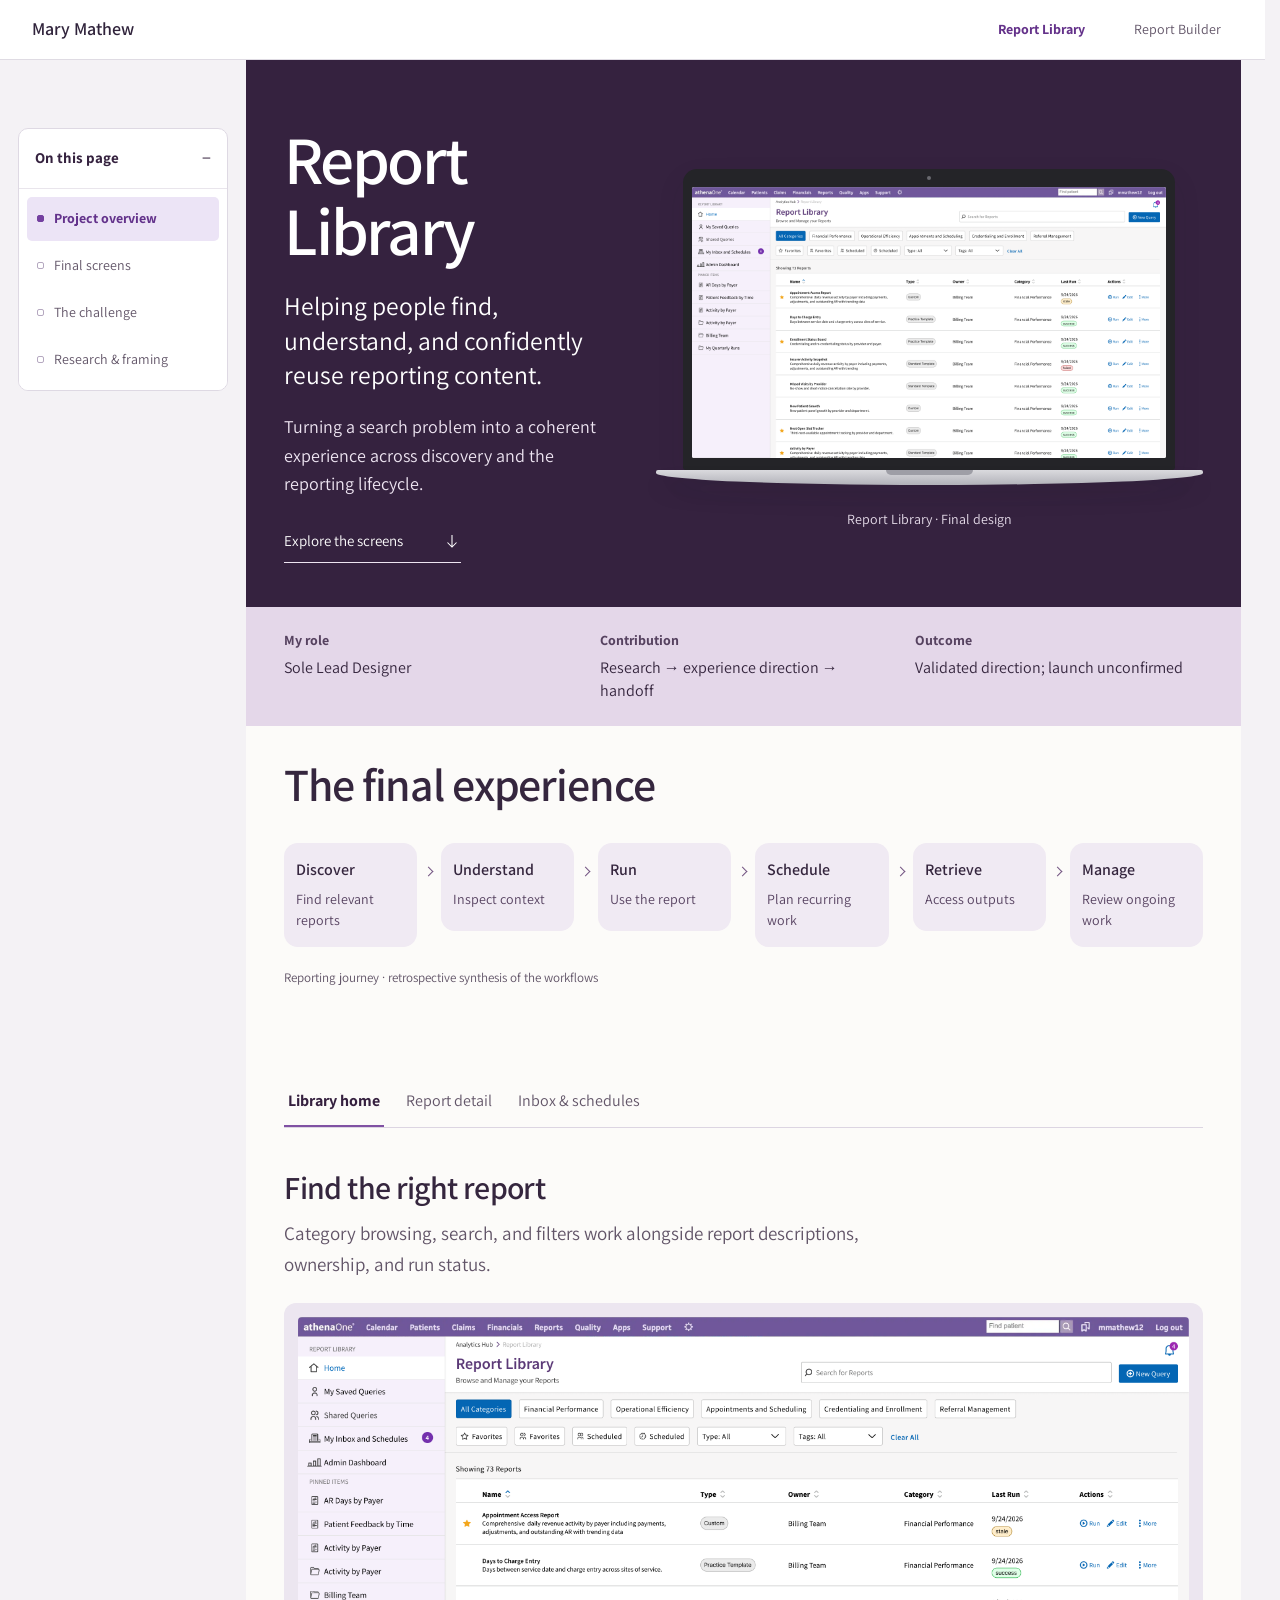
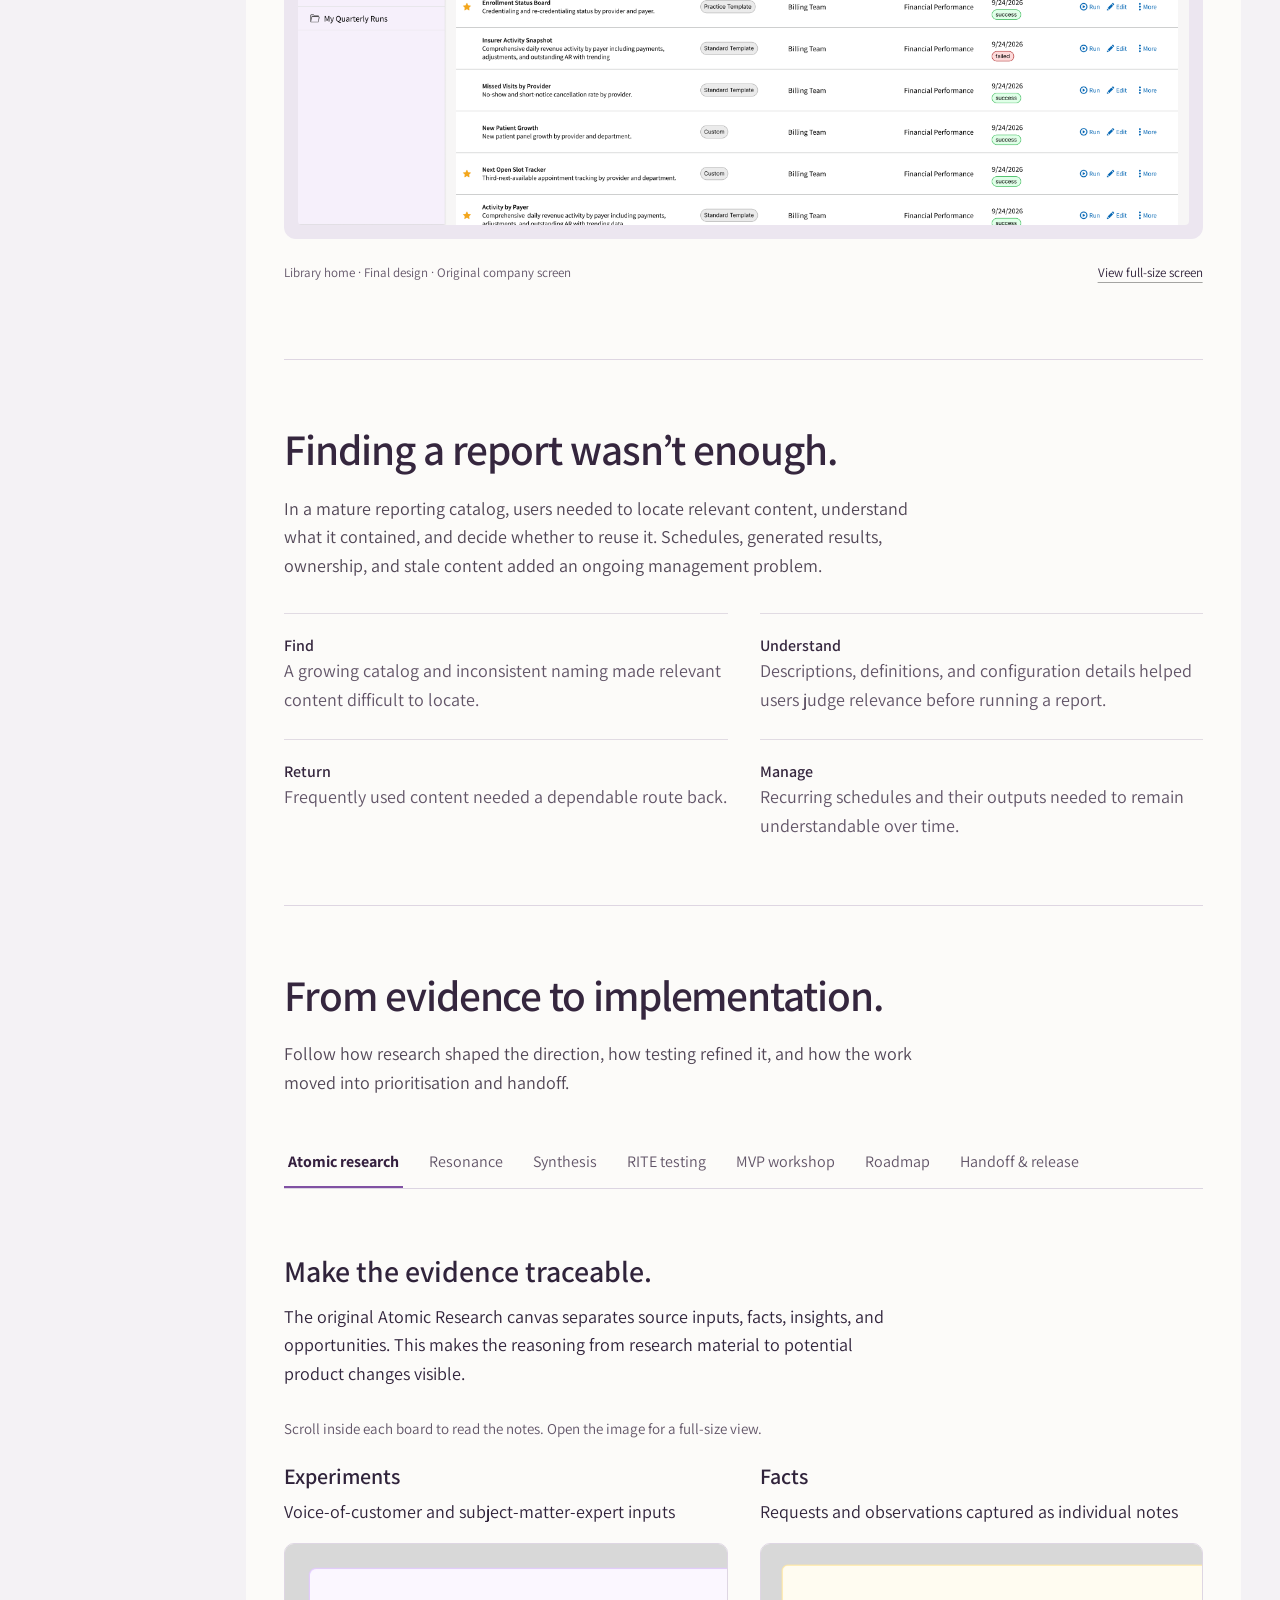
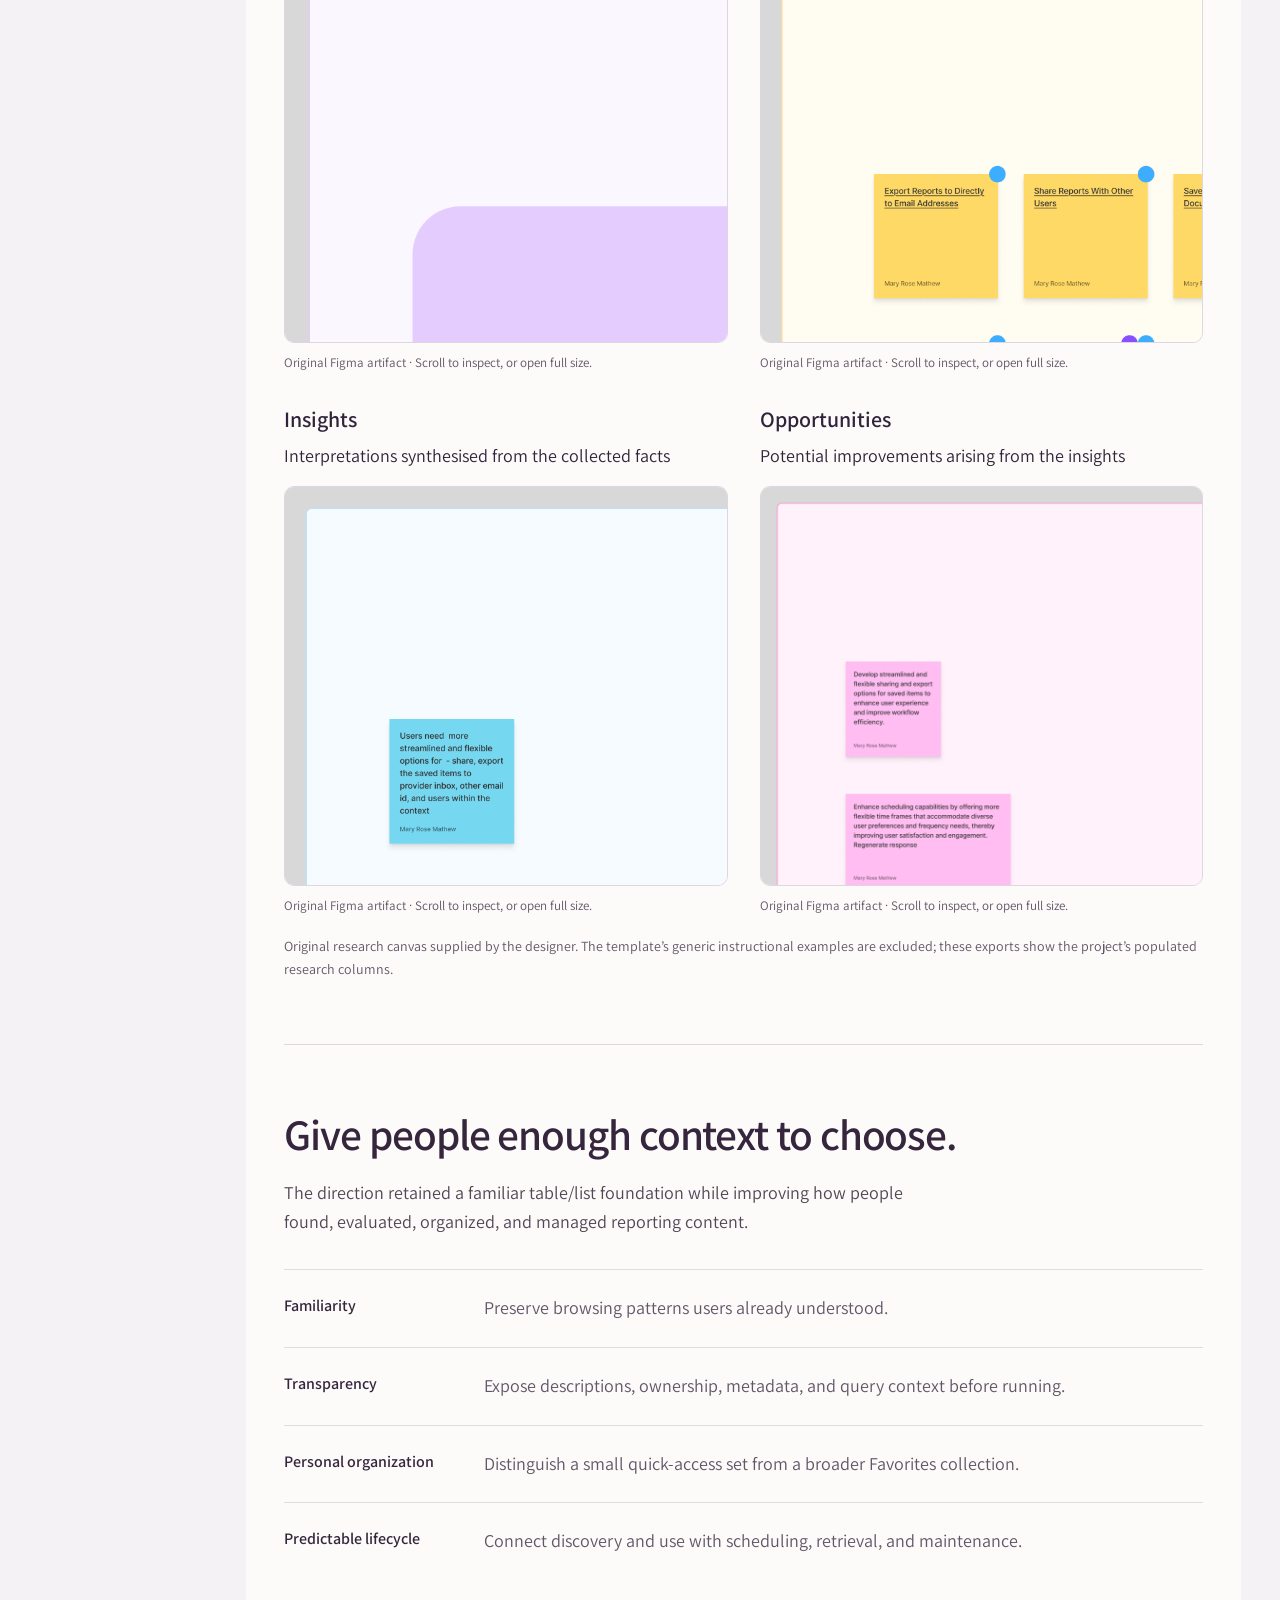
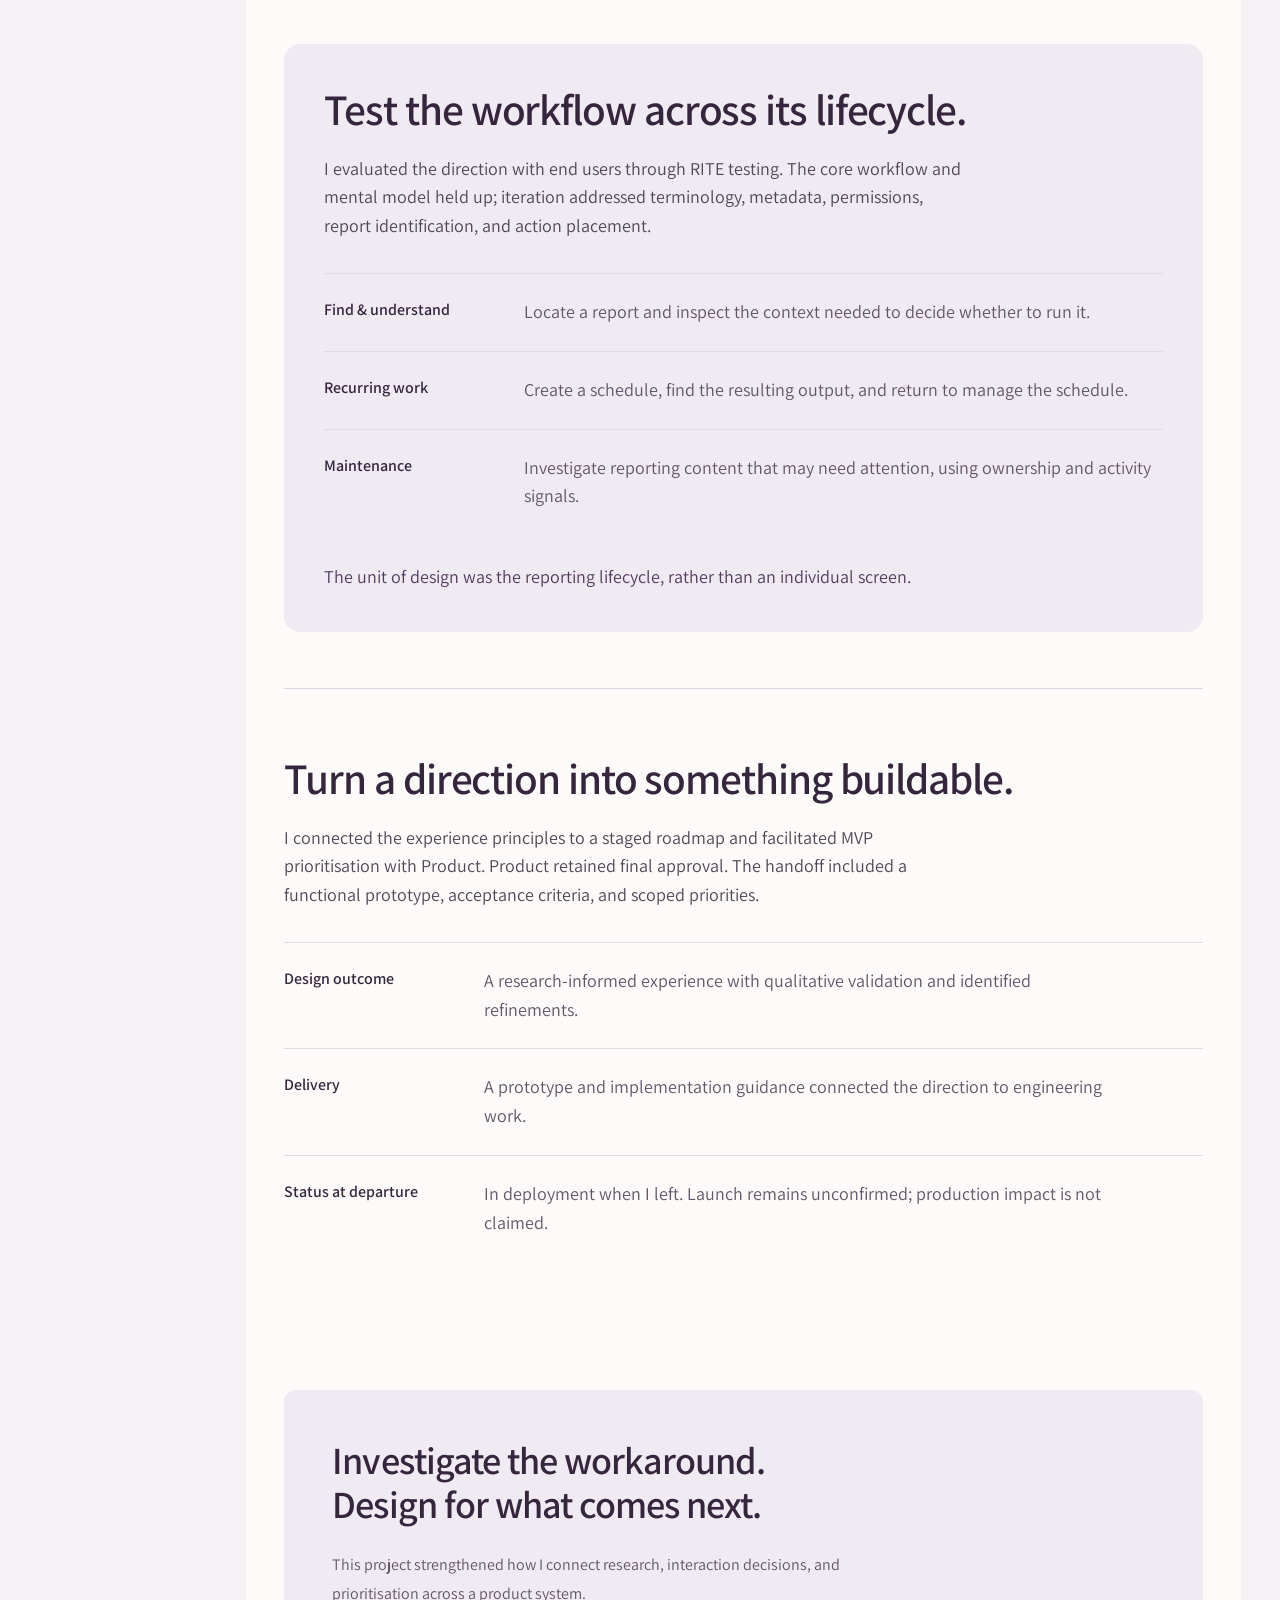
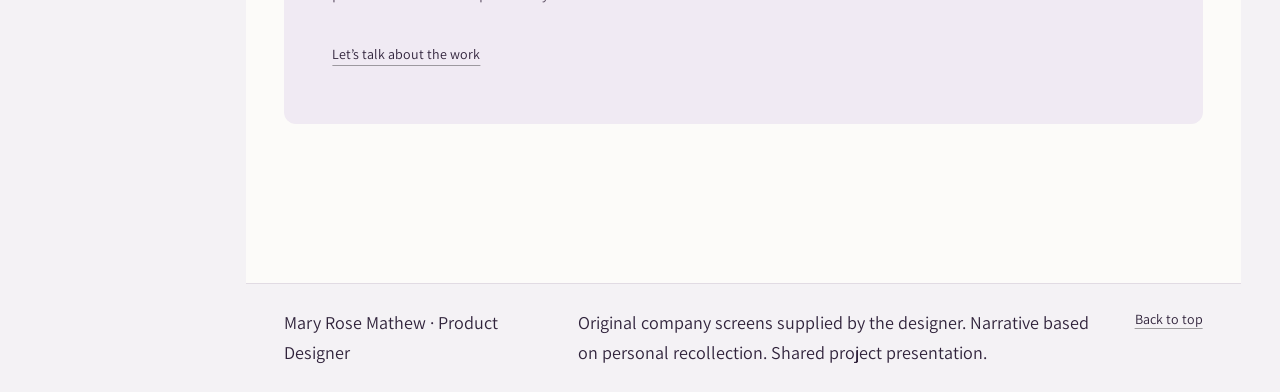
<file: index.html>
<!doctype html><html lang="en"><head><meta charset="utf-8"><meta name="viewport" content="width=device-width,initial-scale=1,viewport-fit=cover"><meta name="robots" content="noindex,nofollow,noarchive"><meta name="referrer" content="no-referrer"><title>Report Library — Mary Rose Mathew</title><link rel="stylesheet" href="style.css"><link rel="stylesheet" href="presentation.css?v=20261110-rail-clearance"><link rel="stylesheet" href="project-nav.css?v=laptop-fit3"><link rel="stylesheet" href="canvas.css?v=atomic-readable6"></head><body class="rl-presentation"><a class="skip" href="#main">Skip to presentation</a><header class="presentation-header"><a href="#top" class="site-name">Mary Mathew</a><nav class="project-nav" aria-label="Reporting projects"><a href="./" aria-current="page">Report Library</a><a href="report-builder/">Report Builder</a></nav></header><details class="canvas-sections" open><summary>On this page</summary><nav class="chapter-nav" aria-label="Presentation chapters"><a href="#top">Project overview</a><a href="#final-home">Final screens</a><a href="#context">The challenge</a><a href="#research">Research &amp; framing</a></nav></details><main id="main"><section class="cover" id="top"><div class="cover-copy"><h1>Report <span class="title-library">Library</span></h1><p class="cover-lede">Helping people find, understand, and confidently reuse reporting content.</p><p class="cover-intro">Turning a search problem into a coherent experience across discovery and the reporting lifecycle.</p><a class="begin" href="#screen-title">Explore the screens <svg viewBox="0 0 24 24" aria-hidden="true"><path d="M12 4v16m-6-6 6 6 6-6"/></svg></a></div><figure class="hero-laptop"><a class="laptop-link" href="screens/final-home.png" target="_blank" rel="noopener" aria-label="View Report Library screen at full size"><div class="laptop-display"><span class="laptop-camera" aria-hidden="true"></span><img src="screens/final-home.png" width="2880" height="1644" alt="Report Library final design displayed in a laptop screen, showing search, categories, filters, and a report table." fetchpriority="high"></div><div class="laptop-base" aria-hidden="true"><span></span></div></a><figcaption>Report Library · Final design</figcaption></figure><dl class="project-meta"><div><dt>My role</dt><dd>Sole Lead Designer</dd></div><div><dt>Contribution</dt><dd>Research → experience direction → handoff</dd></div><div><dt>Outcome</dt><dd>Validated direction; launch unconfirmed</dd></div></dl></section><section class="screen-showcase" id="final-screens" aria-labelledby="screen-title"><div class="screen-heading"><h2 id="screen-title">The final experience</h2></div><figure class="report-journey" aria-labelledby="journey-caption"><ol><li><a href="#final-home"><strong>Discover</strong><span>Find relevant reports</span></a></li><li><a href="#final-detail"><strong>Understand</strong><span>Inspect context</span></a></li><li><a href="#final-detail"><strong>Run</strong><span>Use the report</span></a></li><li><a href="#final-detail"><strong>Schedule</strong><span>Plan recurring work</span></a></li><li><a href="#final-inbox"><strong>Retrieve</strong><span>Access outputs</span></a></li><li><a href="#final-inbox"><strong>Manage</strong><span>Review ongoing work</span></a></li></ol><figcaption id="journey-caption">Reporting journey · retrospective synthesis of the workflows</figcaption></figure></section><div class="case-layout"><div class="case-content"><section class="screen-showcase screen-panels" aria-label="Final design screens"><div class="screen-index" role="tablist" aria-label="Final screens"><button type="button" role="tab" id="tab-final-home" aria-controls="final-home" aria-selected="true" tabindex="0"><span class="nav-dot" aria-hidden="true"></span>Library home</button><button type="button" role="tab" id="tab-final-detail" aria-controls="final-detail" aria-selected="false" tabindex="-1"><span class="nav-dot" aria-hidden="true"></span>Report detail</button><button type="button" role="tab" id="tab-final-inbox" aria-controls="final-inbox" aria-selected="false" tabindex="-1"><span class="nav-dot" aria-hidden="true"></span>Inbox &amp; schedules</button></div><article class="final-screen-story" id="final-home" role="tabpanel" aria-labelledby="tab-final-home" tabindex="0"><div class="screen-story-heading"><h3>Find the right report</h3><p>Category browsing, search, and filters work alongside report descriptions, ownership, and run status.</p></div><figure class="product-screen original-screen"><a href="screens/final-home.png" target="_blank" rel="noopener" aria-label="Open final Library home screen at full size"><img src="screens/final-home.png" width="2880" height="1644" alt="Final Report Library home with category browsing, search, filters, report descriptions, ownership, last-run status, and actions." loading="lazy"></a><figcaption><span>Library home · Final design · Original company screen</span><a href="screens/final-home.png" target="_blank" rel="noopener">View full-size screen</a></figcaption></figure></article><article class="final-screen-story" id="final-detail" role="tabpanel" aria-labelledby="tab-final-detail" tabindex="0" hidden><div class="screen-story-heading"><h3>Understand before taking action</h3><p>Query configuration, schedule information, and run history bring the report’s context together.</p></div><figure class="product-screen original-screen"><a href="screens/final-detail.png" target="_blank" rel="noopener" aria-label="Open final Report detail screen at full size"><img src="screens/final-detail.png" width="1920" height="1096" alt="Final report detail with query columns, filters, schedule information, and activity history." loading="lazy"></a><figcaption><span>Report detail · Final design · Original company screen</span><a href="screens/final-detail.png" target="_blank" rel="noopener">View full-size screen</a></figcaption></figure></article><article class="final-screen-story" id="final-inbox" role="tabpanel" aria-labelledby="tab-final-inbox" tabindex="0" hidden><div class="screen-story-heading"><h3>Keep recurring work in view</h3><p>Delivered outputs retain their schedule, recipient, and status context, with retrieval actions in the same view.</p></div><figure class="product-screen original-screen"><a href="screens/final-inbox.png" target="_blank" rel="noopener" aria-label="Open final Inbox and schedules screen at full size"><img src="screens/final-inbox.png" width="1920" height="1096" alt="Final inbox with delivered reports, frequency, recipients, status, download actions, and cleanup policy." loading="lazy"></a><figcaption><span>Inbox and schedules · Final design · Original company screen</span><a href="screens/final-inbox.png" target="_blank" rel="noopener">View full-size screen</a></figcaption></figure></article></section><div class="reading-layout"><div class="chapters"><section class="chapter" id="context" aria-labelledby="context-title"><div class="chapter-heading"><h2 id="context-title">Finding a report wasn’t enough.</h2><p class="chapter-intro">In a mature reporting catalog, users needed to locate relevant content, understand what it contained, and decide whether to reuse it. Schedules, generated results, ownership, and stale content added an ongoing management problem.</p></div><div class="insight-grid"><article class="insight"><h3>Find</h3><p>A growing catalog and inconsistent naming made relevant content difficult to locate.</p></article><article class="insight"><h3>Understand</h3><p>Descriptions, definitions, and configuration details helped users judge relevance before running a report.</p></article><article class="insight"><h3>Return</h3><p>Frequently used content needed a dependable route back.</p></article><article class="insight"><h3>Manage</h3><p>Recurring schedules and their outputs needed to remain understandable over time.</p></article></div></section><section class="chapter" id="research" aria-labelledby="research-title"><div class="chapter-heading"><h2 id="research-title">From evidence to implementation.</h2><p class="chapter-intro">Follow how research shaped the direction, how testing refined it, and how the work moved into prioritisation and handoff.</p></div><div class="research-tabs" data-process-tabs><div class="screen-index" role="tablist" aria-label="Research to implementation stages"><button type="button" role="tab" id="research-tab-atomic" aria-controls="research-panel-atomic" aria-selected="true" tabindex="0">Atomic research</button><button type="button" role="tab" id="research-tab-resonance" aria-controls="research-panel-resonance" aria-selected="false" tabindex="-1">Resonance</button><button type="button" role="tab" id="research-tab-synthesis" aria-controls="research-panel-synthesis" aria-selected="false" tabindex="-1">Synthesis</button><button type="button" role="tab" id="research-tab-rite" aria-controls="research-panel-rite" aria-selected="false" tabindex="-1">RITE testing</button><button type="button" role="tab" id="research-tab-workshop" aria-controls="research-panel-workshop" aria-selected="false" tabindex="-1">MVP workshop</button><button type="button" role="tab" id="research-tab-roadmap" aria-controls="research-panel-roadmap" aria-selected="false" tabindex="-1">Roadmap</button><button type="button" role="tab" id="research-tab-handoff" aria-controls="research-panel-handoff" aria-selected="false" tabindex="-1">Handoff & release</button></div><article class="research-panel" id="research-panel-atomic" role="tabpanel" aria-labelledby="research-tab-atomic" tabindex="0"><h3>Make the evidence traceable.</h3><p class="research-intro">The original Atomic Research canvas separates source inputs, facts, insights, and opportunities. This makes the reasoning from research material to potential product changes visible.</p><p class="artifact-help">Scroll inside each board to read the notes. Open the image for a full-size view.</p><div class="atomic-artifacts"><figure><h4>Experiments</h4><p>Voice-of-customer and subject-matter-expert inputs</p><div class="atomic-window" tabindex="0" role="region" aria-label="Scrollable original research board"><a href="screens/atomic-inputs.png" target="_blank" rel="noopener" aria-label="Open original Experiments column at full size"><img src="screens/atomic-inputs.png" alt="Original Atomic Research canvas: Experiments column." loading="lazy"></a></div><figcaption>Original Figma artifact · Scroll to inspect, or open full size.</figcaption></figure><figure><h4>Facts</h4><p>Requests and observations captured as individual notes</p><div class="atomic-window" tabindex="0" role="region" aria-label="Scrollable original research board"><a href="screens/atomic-facts.png" target="_blank" rel="noopener" aria-label="Open original Facts column at full size"><img src="screens/atomic-facts.png" alt="Original Atomic Research canvas: Facts column." loading="lazy"></a></div><figcaption>Original Figma artifact · Scroll to inspect, or open full size.</figcaption></figure><figure><h4>Insights</h4><p>Interpretations synthesised from the collected facts</p><div class="atomic-window" tabindex="0" role="region" aria-label="Scrollable original research board"><a href="screens/atomic-insights.png" target="_blank" rel="noopener" aria-label="Open original Insights column at full size"><img src="screens/atomic-insights.png" alt="Original Atomic Research canvas: Insights column." loading="lazy"></a></div><figcaption>Original Figma artifact · Scroll to inspect, or open full size.</figcaption></figure><figure><h4>Opportunities</h4><p>Potential improvements arising from the insights</p><div class="atomic-window" tabindex="0" role="region" aria-label="Scrollable original research board"><a href="screens/atomic-opportunities.png" target="_blank" rel="noopener" aria-label="Open original Opportunities column at full size"><img src="screens/atomic-opportunities.png" alt="Original Atomic Research canvas: Opportunities column." loading="lazy"></a></div><figcaption>Original Figma artifact · Scroll to inspect, or open full size.</figcaption></figure></div><p class="process-source">Original research canvas supplied by the designer. The template’s generic instructional examples are excluded; these exports show the project’s populated research columns.</p></article><article class="research-panel" id="research-panel-resonance" role="tabpanel" aria-labelledby="research-tab-resonance" tabindex="0" hidden><h3>Use concepts to open the conversation.</h3><p class="research-intro">Three concepts acted as conversation probes to investigate expectations, mental models, and workflow gaps. Participants were not asked to pick a winning design.</p><figure class="research-artifact"><a href="screens/concept-curated.png" target="_blank" rel="noopener" aria-label="Open process artifact at full size"><img src="screens/concept-curated.png" alt="Original concept with suggested folders, queries, and schedule visibility." loading="lazy"></a><figcaption>Original company concept screen used here to explain concept-led research.</figcaption></figure><div class="resonance-directions"><figure class="research-artifact"><a href="screens/concept-list.png" target="_blank" rel="noopener" aria-label="Open filterable collection concept"><img src="screens/concept-list.png" alt="Original concept exploring a filterable query collection." loading="lazy"></a><figcaption>Filterable collection · Original company concept screen.</figcaption></figure><figure class="research-artifact"><a href="screens/concept-categories.png" target="_blank" rel="noopener" aria-label="Open category browsing concept"><img src="screens/concept-categories.png" alt="Original concept exploring category browsing." loading="lazy"></a><figcaption>Category browsing · Original company concept screen.</figcaption></figure></div></article><article class="research-panel" id="research-panel-synthesis" role="tabpanel" aria-labelledby="research-tab-synthesis" tabindex="0" hidden><h3>Turn research inputs into actionable direction.</h3><p class="research-intro">This synthesis board brings together resonance and RITE inputs, groups them into affinity clusters, and connects them to potential actions and features.</p><div class="atomic-artifacts"><figure><h4>Resonance inputs</h4><p>Raw insights from concept-led discovery.</p><div class="atomic-window"><a href="screens/synthesis-resonance.png" target="_blank" rel="noopener" aria-label="Open Resonance inputs synthesis artifact at full size"><img src="screens/synthesis-resonance.png" alt="Original synthesis board section: Resonance inputs." loading="lazy"></a></div><figcaption>Original synthesis artifact · Scroll to inspect or open full size.</figcaption></figure><figure><h4>RITE inputs</h4><p>Takeaways captured from usability sessions.</p><div class="atomic-window"><a href="screens/synthesis-rite.png" target="_blank" rel="noopener" aria-label="Open RITE inputs synthesis artifact at full size"><img src="screens/synthesis-rite.png" alt="Original synthesis board section: RITE inputs." loading="lazy"></a></div><figcaption>Original synthesis artifact · Scroll to inspect or open full size.</figcaption></figure><figure><h4>Affinity clusters</h4><p>Research inputs grouped around shared workflow themes.</p><div class="atomic-window"><a href="screens/synthesis-clusters.png" target="_blank" rel="noopener" aria-label="Open Affinity clusters synthesis artifact at full size"><img src="screens/synthesis-clusters.png" alt="Original synthesis board section: Affinity clusters." loading="lazy"></a></div><figcaption>Original synthesis artifact · Scroll to inspect or open full size.</figcaption></figure><figure><h4>Actions and features</h4><p>Insights translated into possible product changes.</p><div class="atomic-window"><a href="screens/synthesis-actions.png" target="_blank" rel="noopener" aria-label="Open Actions and features synthesis artifact at full size"><img src="screens/synthesis-actions.png" alt="Original synthesis board section: Actions and features." loading="lazy"></a></div><figcaption>Original synthesis artifact · Scroll to inspect or open full size.</figcaption></figure></div><p class="process-source"><a href="screens/synthesis.png" target="_blank" rel="noopener">View the complete original synthesis canvas</a>. Findings, proposed actions, and learning goals are distinct from delivered outcomes.</p></article><article class="research-panel" id="research-panel-rite" role="tabpanel" aria-labelledby="research-tab-rite" tabindex="0" hidden><h3>Test the whole reporting lifecycle.</h3><p class="research-intro">The prototype covered finding and understanding a report, recurring schedules, output retrieval, and maintenance. I made smaller iterations as sessions surfaced issues.</p><figure class="research-artifact prototype-video"><video controls playsinline preload="metadata" poster="media/rite-prototype-poster.jpg" width="1280" height="720" aria-label="Report Library prototype walkthrough for the RITE section"><source src="media/rite-prototype.mp4" type="video/mp4">Your browser cannot play this video. <a href="media/rite-prototype.mp4">Open the prototype recording</a>.</video><figcaption>Report Library prototype walkthrough · 3 min 40 sec · Supplied by the designer. This demonstrates the prototype; it is not a recording of a participant testing session.</figcaption></figure><div class="research-outcome"><strong>What testing changed</strong><p>Refinements addressed terminology, metadata, permissions, report identification, and action placement. The core workflow and mental model held up.</p></div></article><article class="research-panel" id="research-panel-workshop" role="tabpanel" aria-labelledby="research-tab-workshop" tabindex="0" hidden><h3>Align on what belongs in the MVP.</h3><p class="research-intro">After RITE, I brought the learning and proposed capabilities into a prioritisation workshop with Product, leadership, my manager, and adjacent designers. The four experience principles gave the discussion a structure beyond a flat feature list.</p><figure class="research-artifact"><a href="screens/workshop-pillars.png" target="_blank" rel="noopener" aria-label="Open original MVP workshop board"><img src="screens/workshop-pillars.png" alt="Original MVP workshop board mapping research insights and proposed capabilities to experience principles." loading="lazy"></a><figcaption>Original Figma MVP workshop artifact. Familiarity, transparency, personalised organisation, and predictable lifecycle structured the prioritisation discussion.</figcaption></figure><figure class="research-artifact"><a href="screens/workshop-priorities.png" target="_blank" rel="noopener" aria-label="Open original MoSCoW prioritisation board"><img src="screens/workshop-priorities.png" alt="Original workshop section titled MVP Prioritization with MoSCoW." loading="lazy"></a><figcaption>Original MVP prioritisation artifact. Proposed scope and priorities are distinct from delivered functionality.</figcaption></figure><div class="research-outcome"><strong>From workshop to roadmap</strong><p>I used the prioritised capabilities to build the staged roadmap. The PM retained final approval.</p></div></article><article class="research-panel" id="research-panel-roadmap" role="tabpanel" aria-labelledby="research-tab-roadmap" tabindex="0" hidden><h3>Translate the principles into priorities.</h3><p class="research-intro">After RITE, I facilitated an MVP prioritisation workshop. Product selected the most important features within the four principle buckets; I built a staged roadmap, with the PM retaining final approval.</p><figure class="research-artifact"><a href="screens/roadmap.png" target="_blank" rel="noopener" aria-label="Open process artifact at full size"><img src="screens/roadmap.png" alt="Original staged roadmap for Report Library." loading="lazy"></a><figcaption>Original Figma roadmap artifact. Planned scope is not proof of implementation or launch.</figcaption></figure><figure class="evidence-flow"><ol><li><strong>Validated direction</strong><span>Use RITE findings to refine the experience.</span></li><li><strong>Prioritise the MVP</strong><span>Make scope choices with Product using the four principles.</span></li><li><strong>Stage the roadmap</strong><span>Sequence MVP toward the fuller experience; PM holds final approval.</span></li></ol><figcaption>Reconstructed process summary. This is not the original roadmap or a record of release dates.</figcaption></figure></article><article class="research-panel" id="research-panel-handoff" role="tabpanel" aria-labelledby="research-tab-handoff" tabindex="0" hidden><h3>Carry intent into implementation.</h3><p class="research-intro">The presentation materials describe a functional prototype, implementation guidance, acceptance criteria, and scoped priorities. These connected the validated direction to development.</p><figure class="research-artifact"><a href="screens/final-home.png" target="_blank" rel="noopener" aria-label="Open process artifact at full size"><img src="screens/final-home.png" alt="Report Library design showing discovery, metadata, and report actions." loading="lazy"></a><figcaption>Original design screen representing the handoff direction; not a recovered developer specification.</figcaption></figure><div class="research-outcome"><strong>In deployment when I left</strong><p>Launch remains unconfirmed. This story demonstrates the route to implementation; it does not claim production adoption or measured impact.</p></div></article></div></section><section class="chapter" id="decisions" aria-labelledby="decisions-title"><div class="chapter-heading"><h2 id="decisions-title">Give people enough context to choose.</h2><p class="chapter-intro">The direction retained a familiar table/list foundation while improving how people found, evaluated, organized, and managed reporting content.</p></div><div class="insight-grid"><article class="insight"><h3>Familiarity</h3><p>Preserve browsing patterns users already understood.</p></article><article class="insight"><h3>Transparency</h3><p>Expose descriptions, ownership, metadata, and query context before running.</p></article><article class="insight"><h3>Personal organization</h3><p>Distinguish a small quick-access set from a broader Favorites collection.</p></article><article class="insight"><h3>Predictable lifecycle</h3><p>Connect discovery and use with scheduling, retrieval, and maintenance.</p></article></div></section><section class="chapter" id="validation" aria-labelledby="validation-title"><div class="chapter-heading"><h2 id="validation-title">Test the workflow across its lifecycle.</h2><p class="chapter-intro">I evaluated the direction with end users through RITE testing. The core workflow and mental model held up; iteration addressed terminology, metadata, permissions, report identification, and action placement.</p></div><div class="insight-grid"><article class="insight"><h3>Find & understand</h3><p>Locate a report and inspect the context needed to decide whether to run it.</p></article><article class="insight"><h3>Recurring work</h3><p>Create a schedule, find the resulting output, and return to manage the schedule.</p></article><article class="insight"><h3>Maintenance</h3><p>Investigate reporting content that may need attention, using ownership and activity signals.</p></article></div><p class="takeaway">The unit of design was the reporting lifecycle, rather than an individual screen.</p></section><section class="chapter" id="delivery" aria-labelledby="delivery-title"><div class="chapter-heading"><h2 id="delivery-title">Turn a direction into something buildable.</h2><p class="chapter-intro">I connected the experience principles to a staged roadmap and facilitated MVP prioritisation with Product. Product retained final approval. The handoff included a functional prototype, acceptance criteria, and scoped priorities.</p></div><div class="insight-grid"><article class="insight"><h3>Design outcome</h3><p>A research-informed experience with qualitative validation and identified refinements.</p></article><article class="insight"><h3>Delivery</h3><p>A prototype and implementation guidance connected the direction to engineering work.</p></article><article class="insight"><h3>Status at departure</h3><p>In deployment when I left. Launch remains unconfirmed; production impact is not claimed.</p></article></div></section></div></div></div></div><section class="closing"><h2>Investigate the workaround.<br>Design for what comes next.</h2><p>This project strengthened how I connect research, interaction decisions, and prioritisation across a product system.</p><a href="mailto:marykunnathur@gmail.com">Let’s talk about the work</a></section></main><footer><p>Mary Rose Mathew · Product Designer</p><p>Original company screens supplied by the designer. Narrative based on personal recollection. Shared project presentation.</p><a href="#top">Back to top</a></footer><script src="presentation.js?v=20261110-nav3"></script><script src="canvas.js"></script><script src="research-tabs.js"></script></body></html>
</file>
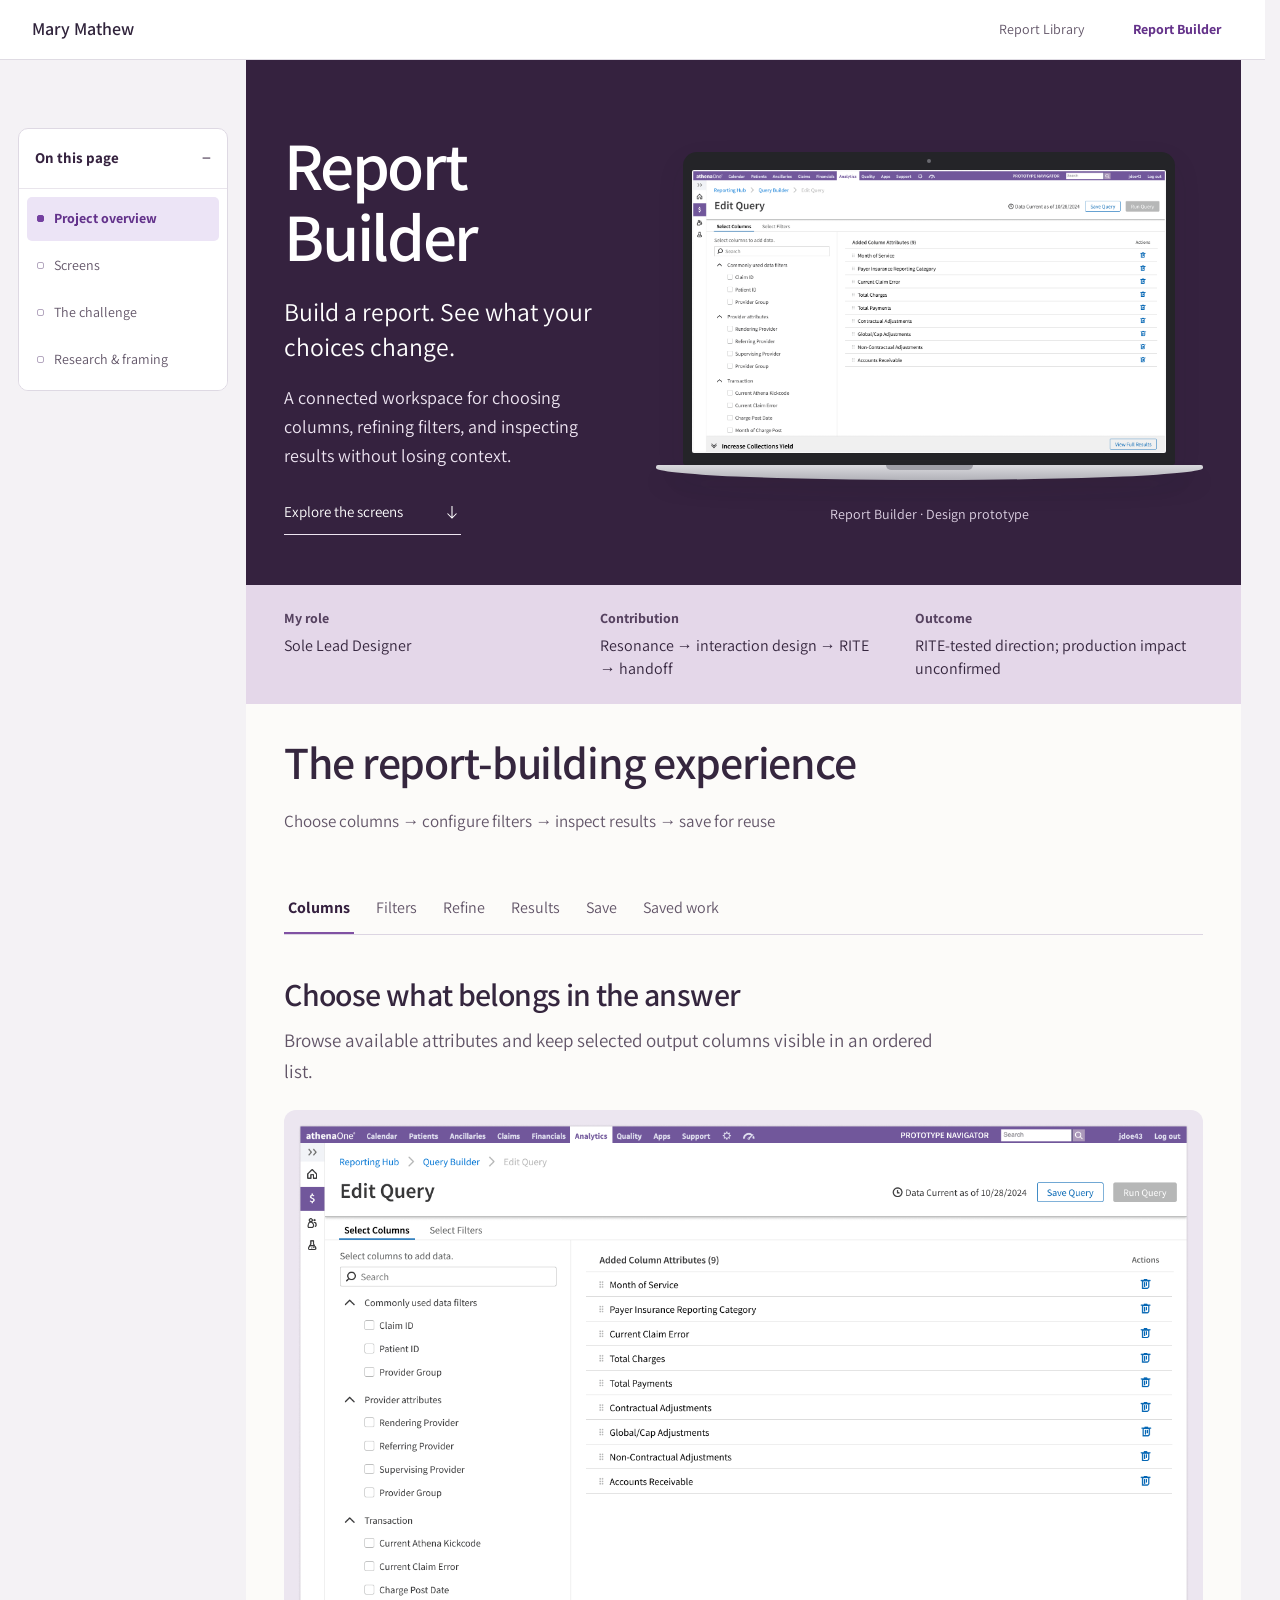
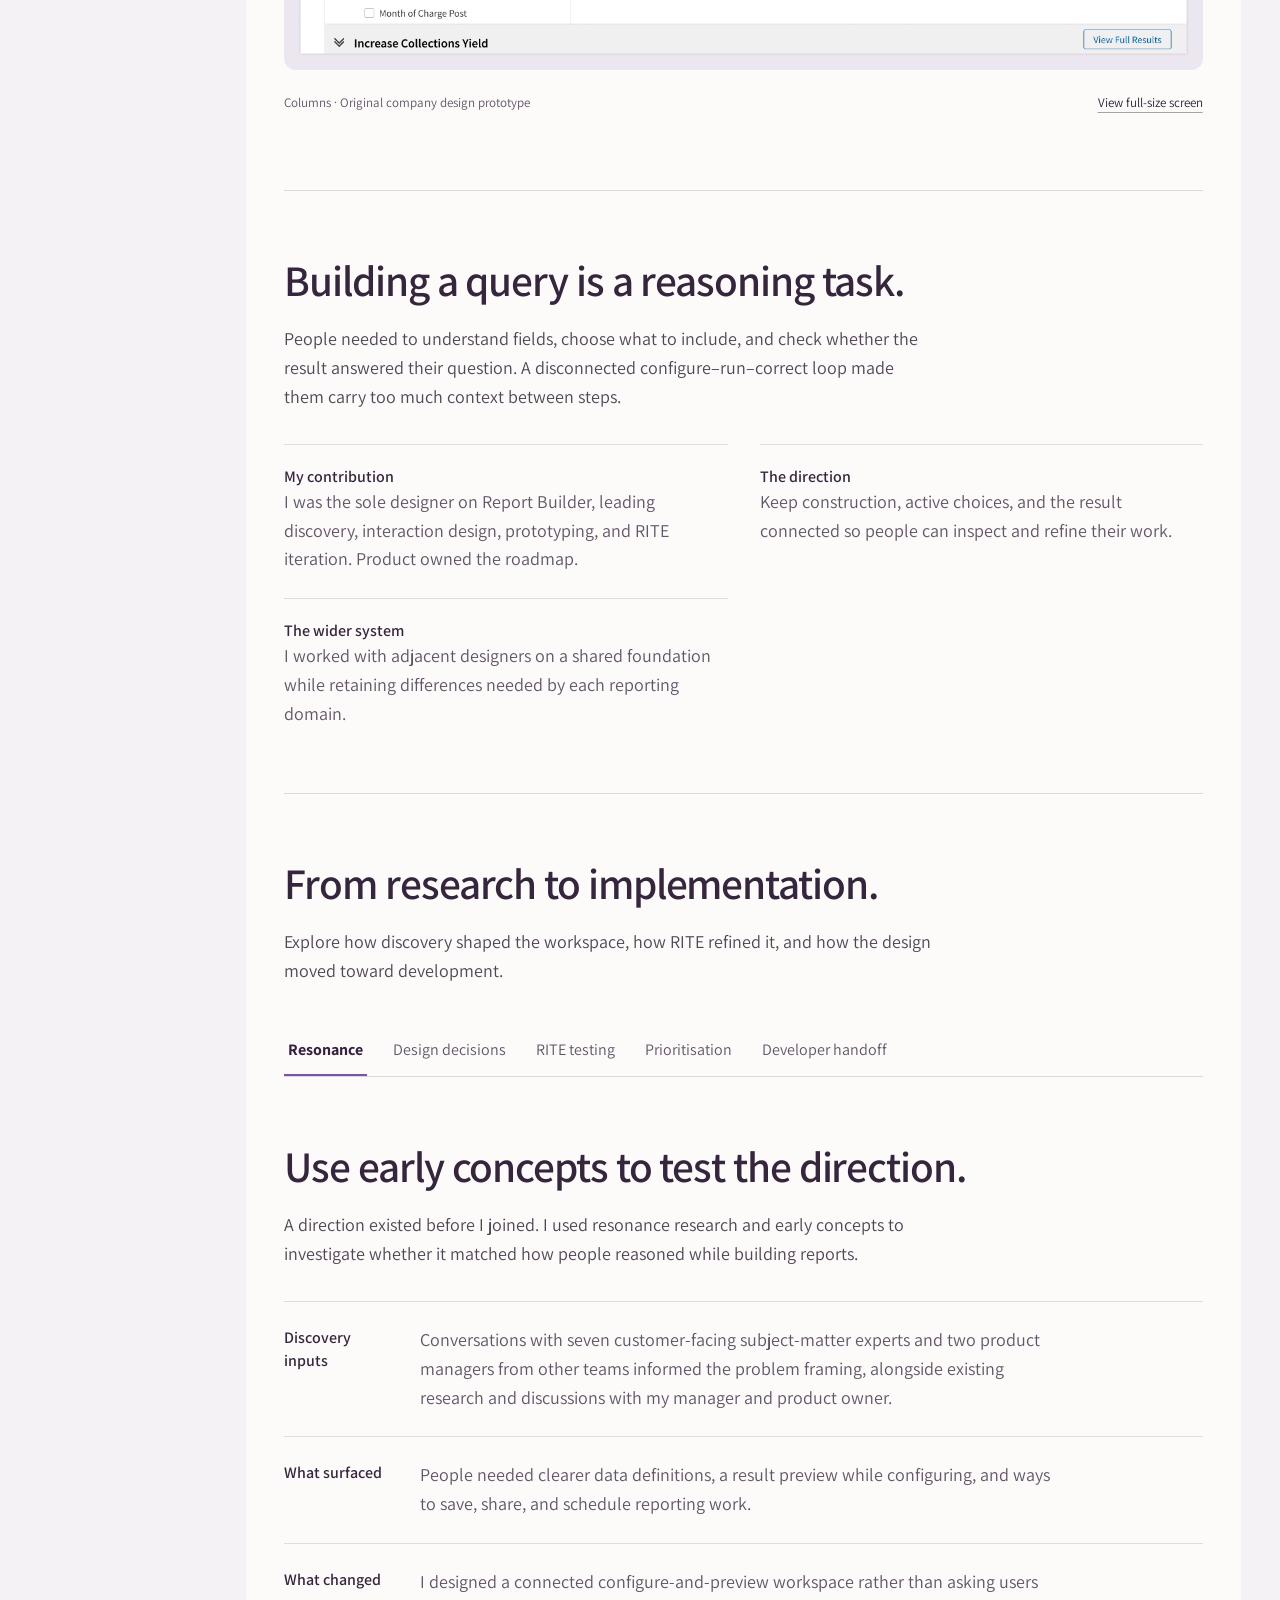
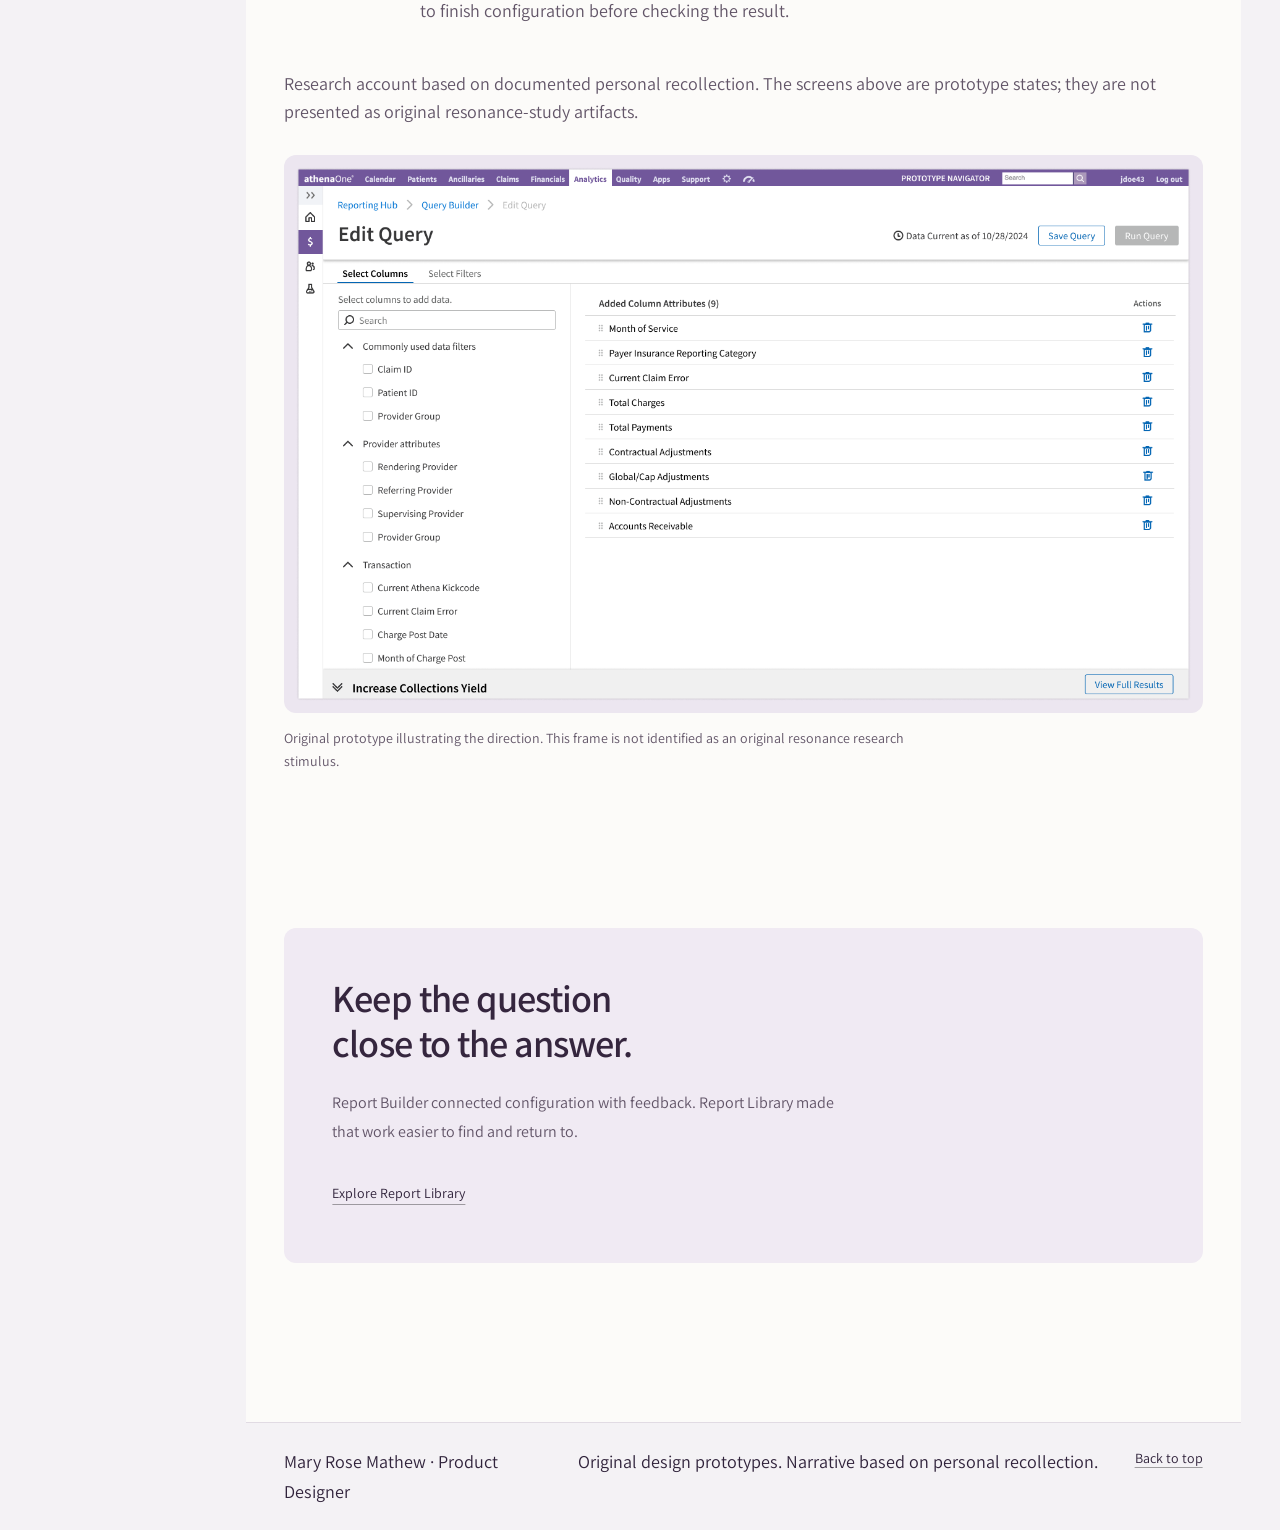
<file: report-builder/index.html>
<!doctype html><html lang="en"><head><meta charset="utf-8"><meta name="viewport" content="width=device-width,initial-scale=1,viewport-fit=cover"><meta name="robots" content="noindex,nofollow,noarchive"><meta name="referrer" content="no-referrer"><title>Report Builder — Mary Rose Mathew</title><link rel="stylesheet" href="../style.css"><link rel="stylesheet" href="../presentation.css?v=20261110-rail-clearance"><link rel="stylesheet" href="../project-nav.css?v=laptop-fit3"><link rel="stylesheet" href="../canvas.css?v=20261111-published"></head><body class="rl-presentation builder-presentation"><a class="skip" href="#main">Skip to presentation</a><header class="presentation-header"><a href="#top" class="site-name">Mary Mathew</a><nav class="project-nav" aria-label="Reporting projects"><a href="../">Report Library</a><a href="./" aria-current="page">Report Builder</a></nav></header><details class="canvas-sections" open><summary>On this page</summary><nav class="chapter-nav" aria-label="Presentation chapters"><a href="#top">Project overview</a><a href="#final-home">Screens</a><a href="#context">The challenge</a><a href="#research">Research &amp; framing</a></nav></details><main id="main"><section class="cover" id="top"><div class="cover-copy"><h1>Report <span class="title-library">Builder</span></h1><p class="cover-lede">Build a report. See what your choices change.</p><p class="cover-intro">A connected workspace for choosing columns, refining filters, and inspecting results without losing context.</p><a class="begin" href="#screen-title">Explore the screens <svg viewBox="0 0 24 24" aria-hidden="true"><path d="M12 4v16m-6-6 6 6 6-6"/></svg></a></div><figure class="hero-laptop"><a class="laptop-link" href="screens/edit.png" target="_blank" rel="noopener" aria-label="View Report Builder screen at full size"><div class="laptop-display"><span class="laptop-camera" aria-hidden="true"></span><img src="screens/edit.png" width="1448" height="865" alt="Report Builder column selection workspace displayed in a laptop screen." fetchpriority="high"></div><div class="laptop-base" aria-hidden="true"><span></span></div></a><figcaption>Report Builder · Design prototype</figcaption></figure><dl class="project-meta"><div><dt>My role</dt><dd>Sole Lead Designer</dd></div><div><dt>Contribution</dt><dd>Resonance → interaction design → RITE → handoff</dd></div><div><dt>Outcome</dt><dd>RITE-tested direction; production impact unconfirmed</dd></div></dl></section><section class="screen-showcase" id="final-screens" aria-labelledby="screen-title"><div class="screen-heading"><h2 id="screen-title">The report-building experience</h2></div><p class="builder-summary">Choose columns → configure filters → inspect results → save for reuse</p></section><div class="case-layout"><div class="case-content"><section class="screen-showcase screen-panels" aria-label="Report Builder screens"><div class="screen-index" role="tablist" aria-label="Report Builder workflow"><button type="button" role="tab" id="tab-final-home" aria-controls="final-home" aria-selected="true" tabindex="0">Columns</button><button type="button" role="tab" id="tab-final-detail" aria-controls="final-detail" aria-selected="false" tabindex="-1">Filters</button><button type="button" role="tab" id="tab-final-configured" aria-controls="final-configured" aria-selected="false" tabindex="-1">Refine</button><button type="button" role="tab" id="tab-final-inbox" aria-controls="final-inbox" aria-selected="false" tabindex="-1">Results</button><button type="button" role="tab" id="tab-final-save" aria-controls="final-save" aria-selected="false" tabindex="-1">Save</button><button type="button" role="tab" id="tab-final-saved" aria-controls="final-saved" aria-selected="false" tabindex="-1">Saved work</button></div><article class="final-screen-story" id="final-home" role="tabpanel" aria-labelledby="tab-final-home" tabindex="0"><div class="screen-story-heading"><h3>Choose what belongs in the answer</h3><p>Browse available attributes and keep selected output columns visible in an ordered list.</p></div><figure class="product-screen original-screen"><a href="screens/edit.png" target="_blank" rel="noopener" aria-label="Open Columns screen at full size"><img src="screens/edit.png" alt="Report Builder prototype: Browse available attributes and keep selected output columns visible in an ordered list." loading="lazy" width="1448" height="865"></a><figcaption><span>Columns · Original company design prototype</span><a href="screens/edit.png" target="_blank" rel="noopener">View full-size screen</a></figcaption></figure></article><article class="final-screen-story" id="final-detail" role="tabpanel" aria-labelledby="tab-final-detail" tabindex="0" hidden><div class="screen-story-heading"><h3>Make the conditions explicit</h3><p>Choose filters separately from output columns, then inspect their configured values in the same workspace.</p></div><figure class="product-screen original-screen"><a href="screens/filters.png" target="_blank" rel="noopener" aria-label="Open Filters screen at full size"><img src="screens/filters.png" alt="Report Builder prototype: Choose filters separately from output columns, then inspect their configured values in the same workspace." loading="lazy" width="1448" height="865"></a><figcaption><span>Filters · Original company design prototype</span><a href="screens/filters.png" target="_blank" rel="noopener">View full-size screen</a></figcaption></figure></article><article class="final-screen-story" id="final-configured" role="tabpanel" aria-labelledby="tab-final-configured" tabindex="0" hidden><div class="screen-story-heading"><h3>Refine without losing the question</h3><p>Review an added attribute alongside the active configuration and the result drawer.</p></div><figure class="product-screen original-screen"><a href="screens/configured.png" target="_blank" rel="noopener" aria-label="Open Refine screen at full size"><img src="screens/configured.png" alt="Report Builder prototype: Review an added attribute alongside the active configuration and the result drawer." loading="lazy" width="1448" height="865"></a><figcaption><span>Refine · Original company design prototype</span><a href="screens/configured.png" target="_blank" rel="noopener">View full-size screen</a></figcaption></figure></article><article class="final-screen-story" id="final-inbox" role="tabpanel" aria-labelledby="tab-final-inbox" tabindex="0" hidden><div class="screen-story-heading"><h3>Inspect what the query returns</h3><p>The full result view carries the active conditions above the table, with a route back to editing.</p></div><figure class="product-screen original-screen"><a href="screens/preview.png" target="_blank" rel="noopener" aria-label="Open Results screen at full size"><img src="screens/preview.png" alt="Report Builder prototype: The full result view carries the active conditions above the table, with a route back to editing." loading="lazy" width="1448" height="865"></a><figcaption><span>Results · Original company design prototype</span><a href="screens/preview.png" target="_blank" rel="noopener">View full-size screen</a></figcaption></figure></article><article class="final-screen-story" id="final-save" role="tabpanel" aria-labelledby="tab-final-save" tabindex="0" hidden><div class="screen-story-heading"><h3>Give the configuration a place to return to</h3><p>Name the query, add a description, and choose its folder before saving.</p></div><figure class="product-screen original-screen"><a href="screens/save.png" target="_blank" rel="noopener" aria-label="Open Save screen at full size"><img src="screens/save.png" alt="Report Builder prototype: Name the query, add a description, and choose its folder before saving." loading="lazy" width="819" height="632"></a><figcaption><span>Save · Original company design prototype</span><a href="screens/save.png" target="_blank" rel="noopener">View full-size screen</a></figcaption></figure></article><article class="final-screen-story" id="final-saved" role="tabpanel" aria-labelledby="tab-final-saved" tabindex="0" hidden><div class="screen-story-heading"><h3>Return to a reusable query</h3><p>The saved-query destination connects one-off construction to repeat reporting work.</p></div><figure class="product-screen original-screen"><a href="screens/saved.png" target="_blank" rel="noopener" aria-label="Open Saved work screen at full size"><img src="screens/saved.png" alt="Report Builder prototype: The saved-query destination connects one-off construction to repeat reporting work." loading="lazy" width="1448" height="928"></a><figcaption><span>Saved work · Original company design prototype</span><a href="screens/saved.png" target="_blank" rel="noopener">View full-size screen</a></figcaption></figure></article></section><div class="reading-layout"><div class="chapters"><section class="chapter" id="context" aria-labelledby="context-title"><div class="chapter-heading"><h2 id="context-title">Building a query is a reasoning task.</h2><p class="chapter-intro">People needed to understand fields, choose what to include, and check whether the result answered their question. A disconnected configure–run–correct loop made them carry too much context between steps.</p></div><div class="insight-grid"><article class="insight"><h3>My contribution</h3><p>I was the sole designer on Report Builder, leading discovery, interaction design, prototyping, and RITE iteration. Product owned the roadmap.</p></article><article class="insight"><h3>The direction</h3><p>Keep construction, active choices, and the result connected so people can inspect and refine their work.</p></article><article class="insight"><h3>The wider system</h3><p>I worked with adjacent designers on a shared foundation while retaining differences needed by each reporting domain.</p></article></div></section><section class="chapter" id="research" aria-labelledby="builder-research-title"><div class="chapter-heading"><h2 id="builder-research-title">From research to implementation.</h2><p class="chapter-intro">Explore how discovery shaped the workspace, how RITE refined it, and how the design moved toward development.</p></div><div class="research-tabs" data-process-tabs><div class="screen-index" role="tablist" aria-label="Report Builder process stages"><button type="button" role="tab" id="builder-process-tab-resonance" aria-controls="builder-process-panel-resonance" aria-selected="true" tabindex="0">Resonance</button><button type="button" role="tab" id="builder-process-tab-decisions" aria-controls="builder-process-panel-decisions" aria-selected="false" tabindex="-1">Design decisions</button><button type="button" role="tab" id="builder-process-tab-rite" aria-controls="builder-process-panel-rite" aria-selected="false" tabindex="-1">RITE testing</button><button type="button" role="tab" id="builder-process-tab-priorities" aria-controls="builder-process-panel-priorities" aria-selected="false" tabindex="-1">Prioritisation</button><button type="button" role="tab" id="builder-process-tab-handoff" aria-controls="builder-process-panel-handoff" aria-selected="false" tabindex="-1">Developer handoff</button></div><article class="research-panel" id="builder-process-panel-resonance" role="tabpanel" aria-labelledby="builder-process-tab-resonance" tabindex="0"><div class="chapter-heading"><h2 id="resonance-title">Use early concepts to test the direction.</h2><p class="chapter-intro">A direction existed before I joined. I used resonance research and early concepts to investigate whether it matched how people reasoned while building reports.</p></div><div class="insight-grid"><article class="insight"><h3>Discovery inputs</h3><p>Conversations with seven customer-facing subject-matter experts and two product managers from other teams informed the problem framing, alongside existing research and discussions with my manager and product owner.</p></article><article class="insight"><h3>What surfaced</h3><p>People needed clearer data definitions, a result preview while configuring, and ways to save, share, and schedule reporting work.</p></article><article class="insight"><h3>What changed</h3><p>I designed a connected configure-and-preview workspace rather than asking users to finish configuration before checking the result.</p></article></div><p class="representation-note">Research account based on documented personal recollection. The screens above are prototype states; they are not presented as original resonance-study artifacts.</p><figure class="research-artifact"><a href="screens/edit.png" target="_blank" rel="noopener" aria-label="Inspect prototype state at full size"><img src="screens/edit.png" alt="Report Builder prototype showing selection of columns and added output attributes." width="1448" height="865" loading="lazy"></a><figcaption>Original prototype illustrating the direction. This frame is not identified as an original resonance research stimulus.</figcaption></figure></article><article class="research-panel" id="builder-process-panel-decisions" role="tabpanel" aria-labelledby="builder-process-tab-decisions" tabindex="0" hidden><div class="chapter-heading"><h2 id="decisions-title">Separate intent. Keep context.</h2><p class="chapter-intro">Cross-team discussions exposed a flaw in my initial combined attribute model: some attributes only filter data; others only belong in the output.</p></div><div class="insight-grid"><article class="insight"><h3>Columns and filters</h3><p>Separate choosing output columns from choosing filter conditions. Keep both within the same report-building workspace.</p></article><article class="insight"><h3>Contextual results</h3><p>Keep the result available while users refine the query. The cost was less space for filter controls, which RITE helped refine.</p></article><article class="insight"><h3>Shared foundation</h3><p>I created the configure-and-preview foundation and co-ran alignment sessions with an adjacent designer. Boolean filtering, hierarchical selection, and entry points remained domain-specific.</p></article></div><div class="process-evidence"><div class="process-pair"><figure><a href="screens/edit.png" target="_blank" rel="noopener" aria-label="Inspect column selection screen"><img src="screens/edit.png" width="1448" height="865" alt="Available attributes on the left and ordered output columns on the right." loading="lazy"></a><figcaption><strong>Choose the output</strong><span>Available attributes and added columns remain distinct.</span></figcaption></figure><figure><a href="screens/filters.png" target="_blank" rel="noopener" aria-label="Inspect filter configuration screen"><img src="screens/filters.png" width="1448" height="865" alt="Filter selection with active conditions and result drawer below." loading="lazy"></a><figcaption><strong>Define the conditions</strong><span>Filter values can be reviewed without losing the result drawer.</span></figcaption></figure></div><p class="process-source">Original Figma prototype states illustrating the design decision. These are two parts of the same workflow, not a before-and-after comparison.</p></div></article><article class="research-panel" id="builder-process-panel-rite" role="tabpanel" aria-labelledby="builder-process-tab-rite" tabindex="0" hidden><div class="chapter-heading"><h2 id="validation-title">Keep the model. Tighten the workspace.</h2><p class="chapter-intro">Eight users evaluated the direction in RITE sessions. I updated the prototype after sessions as issues emerged; the qualitative feedback supported the core configure-and-preview interaction.</p></div><div class="iteration-comparison"><article><h3>What stayed</h3><p>The connected query-building model, distinct columns and filters, and access to the result while refining the configuration.</p></article><article><h3>What changed</h3><p>Layout and spacing, how many filters fit in a viewport, and how easily active conditions could be scanned. The result moved into a bottom drawer, leaving attribute selection and active choices side by side.</p></article></div><p class="representation-note">These are documented recollections of the testing and iteration. The Figma frames are not a verified before-and-after pair. No observed task-success rate or production improvement is claimed.</p><figure class="process-evidence process-detail"><a href="screens/configured.png" target="_blank" rel="noopener" aria-label="Inspect the configured workspace at full size"><img src="screens/configured.png" width="1448" height="865" alt="Configured filter workspace with attribute selection, active filter values, and a bottom result drawer." loading="lazy"></a><figcaption><div><strong>Read the workspace in three parts</strong><p>Attribute selection on the left. Active choices on the right. Result preview below. This is the layout discussed in the iteration account.</p></div><p class="process-source">Original Figma prototype state. It illustrates the resulting workspace; it does not independently establish which session prompted each change.</p></figcaption></figure><figure class="research-artifact"><a href="screens/result-drawer.png" target="_blank" rel="noopener" aria-label="Inspect prototype state at full size"><img src="screens/result-drawer.png" alt="Report Builder with active choices above a populated result drawer." width="1448" height="865" loading="lazy"></a><figcaption>Original Figma prototype: result drawer visible while configuration remains available. Not a verified before-and-after pair.</figcaption></figure></article><article class="research-panel" id="builder-process-panel-priorities" role="tabpanel" aria-labelledby="builder-process-tab-priorities" tabindex="0" hidden><div class="chapter-heading"><h2>Prioritise the interactions that matter most.</h2><p class="chapter-intro">With Engineering, I prioritised critical interactions for development and moved the remaining work to the backlog. The exact first-release list and later backlog delivery remain unconfirmed.</p></div><figure class="research-artifact"><a href="screens/filter-values.png" target="_blank" rel="noopener" aria-label="Inspect prototype state at full size"><img src="screens/filter-values.png" alt="Configured filters with an in-context result-loading state." width="1448" height="865" loading="lazy"></a><figcaption>Original prototype state showing loading feedback. The time displayed is prototype content, not a measured performance result.</figcaption></figure><div class="research-outcome"><strong>A direction to work against</strong><p>The configure-and-preview model provided a reference when evaluating feasibility and later platform constraints. A Report Builder-specific MVP workshop or roadmap artifact has not been located.</p></div></article><article class="research-panel" id="builder-process-panel-handoff" role="tabpanel" aria-labelledby="builder-process-tab-handoff" tabindex="0" hidden><div class="chapter-heading"><h2 id="handoff-title">Carry the interaction intent into development.</h2><p class="chapter-intro">With Engineering, I prioritised the most critical interactions for development and moved the rest to the backlog. The validated direction gave the team a reference for what mattered as implementation constraints changed.</p></div><div class="insight-grid"><article class="insight"><h3>Design scope</h3><p>The prototype connects column selection, filter configuration, result inspection, saving, and returning to saved queries.</p></article><article class="insight"><h3>Engineering collaboration</h3><p>I worked with Engineering on what could be built first. The exact first-release interaction list and later backlog delivery remain unconfirmed.</p></article><article class="insight"><h3>Platform adaptation</h3><p>As reporting shifted toward an embedded platform, the validated direction became a benchmark for preserving the experience intent rather than a guarantee that every custom interaction would be implemented.</p></article></div><p class="representation-note">Handoff account: personal recollection and existing portfolio materials. Original developer specifications, acceptance criteria, and delivery records have not been recovered.</p></article></div></section></div></div></div></div><section class="closing"><h2>Keep the question<br>close to the answer.</h2><p>Report Builder connected configuration with feedback. Report Library made that work easier to find and return to.</p><a href="../">Explore Report Library</a></section></main><footer><p>Mary Rose Mathew · Product Designer</p><p> Original design prototypes. Narrative based on personal recollection.</p><a href="#top">Back to top</a></footer><script src="presentation.js"></script><script src="../canvas.js"></script><script src="../research-tabs.js"></script></body></html>
</file>
<file: style.css>
/* Portfolio — Mary Rose Mathew
   Editorial, restrained, product-designer-forward.
   Inspired by high-quality practitioner portfolios; visual identity is original. */

@import url('https://fonts.googleapis.com/css2?family=Fraunces:opsz,wght@9..144,400;9..144,500&display=swap');

*, *::before, *::after { box-sizing: border-box; }
* { margin: 0; padding: 0; }

:root {
  /* Color */
  --ink: #171717;
  --ink-soft: #3a3a3a;
  --muted: #767472;
  --border: #e8e5df;
  --bg: #faf9f7;
  --panel: #f2f0eb;
  --panel-hover: #eae7e0;
  --paper: #f3f1ec;
  --paper-border: #ddd8cf;
  --accent: #315f99;

  /* Type */
  --font-display: 'Fraunces', 'Iowan Old Style', Georgia, 'Times New Roman', serif;
  --font-body: -apple-system, BlinkMacSystemFont, "Segoe UI", Inter, Roboto, Helvetica, Arial, sans-serif;

  /* Space */
  --space-1: 0.5rem;
  --space-2: 1rem;
  --space-3: 1.5rem;
  --space-4: 2rem;
  --space-5: 3rem;
  --space-6: 5rem;
  --space-7: 7rem;

  /* Layout — width tiers (maximum boundaries) */
  --w-narrow: 840px;
  --w-reading: 920px;
  --w-content: 1300px;
  --w-wide: 1480px;

  /* Layout — semantic primitives */
  --page-gutter: 1.5rem;
}

html {
  font-size: 17px;
  scroll-behavior: smooth;
  -webkit-text-size-adjust: 100%;
}
body {
  font-family: var(--font-body);
  color: var(--ink);
  background: var(--bg);
  line-height: 1.6;
  -webkit-font-smoothing: antialiased;
  -moz-osx-font-smoothing: grayscale;
  font-feature-settings: "kern" 1;
}

/* Containers — semantic layout tiers */
.container {
  max-width: var(--w-reading);
  margin: 0 auto;
  padding: 0 var(--page-gutter);
}

.container-reading {
  max-width: var(--w-reading);
  margin: 0 auto;
  padding: 0 var(--page-gutter);
}

.container-content {
  max-width: var(--w-content);
  margin: 0 auto;
  padding: 0 var(--page-gutter);
}

.container-wide {
  max-width: var(--w-wide);
  margin: 0 auto;
  padding: 0 var(--page-gutter);
}

/* Site nav */
.site-nav {
  padding: var(--space-3) 0;
  background: var(--bg);
  border-bottom: 1px solid var(--border);
}
.site-nav .nav-inner {
  max-width: var(--w-wide);
  margin: 0 auto;
  padding: 0 var(--page-gutter);
  display: flex;
  justify-content: space-between;
  align-items: center;
  flex-wrap: wrap;
  gap: var(--space-2);
}
.site-nav .site-name {
  font-family: var(--font-display);
  font-weight: 500;
  font-size: 1.0625rem;
  color: var(--ink);
  text-decoration: none;
  letter-spacing: -0.005em;
}
.site-nav ul {
  list-style: none;
  display: flex;
  gap: var(--space-4);
  margin: 0;
  padding: 0;
}
.site-nav li { margin: 0; }
.site-nav a {
  color: var(--ink);
  text-decoration: none;
  font-size: 0.9375rem;
  font-weight: 400;
}
.site-nav a:hover {
  color: var(--ink);
  text-decoration: underline;
  text-underline-offset: 4px;
  text-decoration-thickness: 1px;
}
.site-nav a:focus-visible { outline-color: var(--ink); }
.site-nav a.disabled {
  color: var(--muted);
  cursor: not-allowed;
}

/* Main */
main { padding: 0 0 var(--space-7); }
body:not(.home-page):not(.reporting-work-page) main { padding-top: var(--space-4); }

/* Work overview — concise role and scope */
.work-snapshot {
  padding: var(--space-6) 0;
  background: var(--bg);
}
.work-snapshot h2 {
  margin: var(--space-1) 0 var(--space-4);
  font-size: clamp(1.5rem, 3vw, 2.25rem);
}
.work-snapshot-grid {
  display: grid;
  grid-template-columns: repeat(5, minmax(0, 1fr));
  gap: 0;
  margin: 0;
  padding: var(--space-4) var(--space-3);
  background: var(--paper);
  border: 1px solid var(--paper-border);
  border-radius: 0;
}
.work-snapshot-grid > div {
  padding: 0 var(--space-3);
  border-left: 1px solid var(--paper-border);
}
.work-snapshot-grid > div:first-child { padding-left: 0; border-left: 0; }
.work-snapshot-grid > div:last-child { padding-right: 0; }
.work-snapshot-grid dt {
  margin-bottom: var(--space-1);
  color: var(--accent);
  font-size: 0.75rem;
  font-weight: 600;
  letter-spacing: 0.1em;
  text-transform: uppercase;
}
.work-snapshot-grid dd {
  margin: 0;
  color: var(--ink-soft);
  font-size: 0.95rem;
  line-height: 1.5;
}

/* Reporting overview — synthesis band */
.ecosystem-themes {
  background: var(--paper);
  border-top: 1px solid var(--paper-border);
  border-bottom: 1px solid var(--paper-border);
}
.ecosystem-themes .eyebrow { color: var(--accent); }
.ecosystem-themes h2 { color: var(--ink); }

/* Case-study evidence */
.workshop-evidence {
  margin: var(--space-4) 0 var(--space-5);
  padding: var(--space-3);
  background: var(--paper);
  border: 1px solid var(--paper-border);
}
.workshop-evidence img {
  display: block;
  width: 100%;
  height: auto;
  border: 1px solid var(--paper-border);
}
.workshop-evidence figcaption {
  margin-top: var(--space-2);
  color: var(--ink-soft);
  font-size: 0.8rem;
  line-height: 1.6;
}
.workshop-evidence figcaption strong { color: var(--ink); }

/* About page */
.about-page { padding-top: var(--space-6); }

/* --------------------------------------------------------
   Home
   -------------------------------------------------------- */

/* Hero */
.hero {
  padding: var(--space-6) 0;
}
/* .hero-inner is a marker class for hero-specific 2-col grid at ≥900px
   (defined below in the responsive block). Container behavior comes from
   applying .container-wide alongside it. */
.hero-name {
  font-family: var(--font-display);
  font-size: clamp(2.5rem, 7vw, 4.5rem);
  font-weight: 400;
  line-height: 1.05;
  letter-spacing: -0.02em;
  margin-bottom: var(--space-4);
  color: var(--ink);
}
.hero-positioning {
  font-family: var(--font-display);
  font-size: clamp(1.375rem, 3vw, 1.875rem);
  line-height: 1.35;
  letter-spacing: -0.005em;
  font-weight: 400;
  color: var(--ink);
  max-width: 820px;
  margin-bottom: var(--space-3);
}
.hero-support {
  font-size: 1.0625rem;
  color: var(--muted);
  max-width: 640px;
  margin-bottom: var(--space-5);
  line-height: 1.55;
}
.hero-cta {
  display: flex;
  gap: var(--space-2);
  flex-wrap: wrap;
}

/* Hero — 2-column composition (intro left, portrait right).
   Stacks to a single column below 900px. */
.hero-content { max-width: 640px; }
.hero-visual { display: none; }

@media (min-width: 900px) {
  .hero-inner {
    display: grid;
    grid-template-columns: minmax(0, 1.35fr) minmax(280px, 1fr);
    gap: var(--space-6);
    align-items: start;
  }
  .hero-content { max-width: none; }
  .hero-visual { display: block; }
}

/* Portrait image — 3:4 aspect ratio matches the source photo (1086×1448). */
.hero-portrait {
  width: 100%;
  height: auto;
  aspect-ratio: 3 / 4;
  object-fit: cover;
  border-radius: 0;
  display: block;
  background: var(--panel);
}

/* Buttons */
.btn {
  display: inline-block;
  padding: 0.75rem 1.35rem;
  border-radius: 0;
  font-size: 0.9375rem;
  font-weight: 500;
  text-decoration: none;
  transition: background 0.15s ease, color 0.15s ease, border-color 0.15s ease;
  border: 1px solid transparent;
  font-family: var(--font-body);
  line-height: 1.2;
}
.btn-primary {
  background: var(--ink);
  color: var(--bg);
  border-color: var(--ink);
}
.btn-primary:hover {
  background: var(--ink-soft);
  border-color: var(--ink-soft);
  text-decoration: none;
}
.btn-secondary {
  background: transparent;
  color: var(--ink);
  border-color: var(--ink);
}
.btn-secondary:hover {
  background: var(--ink);
  color: var(--bg);
  text-decoration: none;
}

/* Sections */
.section {
  padding: var(--space-6) 0;
  border-top: 1px solid var(--border);
}
.section-first { border-top: none; }
.section-eyebrow {
  font-size: 0.75rem;
  text-transform: uppercase;
  letter-spacing: 0.14em;
  color: var(--muted);
  font-weight: 500;
  margin-bottom: var(--space-3);
}
.section-title {
  font-family: var(--font-display);
  font-size: clamp(1.75rem, 4vw, 2.5rem);
  font-weight: 400;
  letter-spacing: -0.015em;
  line-height: 1.1;
  margin-bottom: var(--space-3);
  color: var(--ink);
}
.section-lead {
  font-size: 1.125rem;
  color: var(--ink-soft);
  max-width: var(--w-reading);
  margin-bottom: var(--space-5);
  line-height: 1.55;
}

/* Work group heading */
.work-group-header { margin-bottom: var(--space-4); }
.work-group-title {
  font-family: var(--font-display);
  font-size: clamp(1.5rem, 3vw, 2.25rem);
  font-weight: 400;
  letter-spacing: -0.01em;
  line-height: 1.15;
  margin-bottom: var(--space-2);
}
.work-group-desc {
  color: var(--ink-soft);
  font-size: 1.0625rem;
  max-width: 720px;
  line-height: 1.6;
  margin-bottom: var(--space-2);
}
.work-group-link {
  display: inline-block;
  margin-top: var(--space-1);
  font-size: 0.9375rem;
  color: var(--ink);
  text-decoration: underline;
  text-underline-offset: 4px;
  text-decoration-color: rgba(0, 0, 0, 0.3);
}
.work-group-link:hover { text-decoration-color: var(--ink); }

/* Work grid */
.work-grid {
  display: grid;
  grid-template-columns: 1fr;
  gap: var(--space-3);
  margin-top: var(--space-4);
}
@media (min-width: 780px) {
  .work-grid { grid-template-columns: repeat(3, 1fr); gap: var(--space-3); }
}
.work-card {
  background: var(--panel);
  border-radius: 0;
  padding: var(--space-4);
  text-decoration: none;
  color: inherit;
  display: flex;
  flex-direction: column;
  transition: background 0.15s ease, transform 0.15s ease;
  min-height: 280px;
  border: 1px solid transparent;
}
.work-card:hover { background: var(--panel-hover); transform: translateY(-2px); text-decoration: none; }
.work-card.is-placeholder {
  background: transparent;
  border: 1px dashed #c8c5be;
  cursor: default;
}
.work-card.is-placeholder:hover { background: transparent; transform: none; }
.work-card-label {
  font-size: 0.75rem;
  text-transform: uppercase;
  letter-spacing: 0.12em;
  color: var(--muted);
  font-weight: 500;
  margin-bottom: var(--space-2);
}
.work-card-title {
  font-family: var(--font-display);
  font-size: 1.375rem;
  font-weight: 400;
  line-height: 1.2;
  letter-spacing: -0.01em;
  margin-bottom: var(--space-2);
  color: var(--ink);
}
.work-card-desc {
  font-size: 0.9375rem;
  color: var(--ink-soft);
  line-height: 1.55;
  margin-bottom: var(--space-3);
  flex: 1;
}
.work-card-cta {
  font-size: 0.875rem;
  color: var(--ink);
  font-weight: 500;
}

/* Strengths grid */
.strengths {
  display: grid;
  grid-template-columns: 1fr;
  gap: var(--space-4);
  margin-top: var(--space-4);
}
@media (min-width: 720px) {
  .strengths { grid-template-columns: 1fr 1fr; gap: var(--space-5); }
}
.strength-title {
  font-family: var(--font-display);
  font-size: 1.25rem;
  font-weight: 500;
  margin-bottom: var(--space-1);
  color: var(--ink);
  letter-spacing: -0.005em;
}
.strength-desc {
  color: var(--ink-soft);
  font-size: 0.9375rem;
  line-height: 1.6;
}

/* Embedded process diagram in the thinking article — figure wrapper +
   small caption. Diagram itself uses the same .op-* classes as Home. */
.op-embed {
  margin: var(--space-5) auto;
  padding: 0 var(--space-3);
}
.op-embed .op { margin: 0; }
.op-caption {
  margin: var(--space-3) auto 0;
  max-width: var(--w-reading);
  font-size: 0.8125rem;
  color: var(--muted);
  line-height: 1.5;
  text-align: center;
  font-style: italic;
}

/* Double Diamond process diagram — Home "How I work" section.
   Desktop: SVG diamonds at top with numbered activity nodes,
   activity cards below in a 7-column grid, subtle Learn → Discover
   return arc, leadership foundation as continuous behaviors below.
   Mobile/tablet: text-only DD phase header, cards stacked vertically.

   Visual priority (heaviest → lightest):
     1. Double Diamond phases
     2. Seven activities
     3. Divergence / convergence
     4. Leadership foundation
     5. Continuous-learning return
     6. AI detail

   Restrained terracotta accent (#a86238) used only for the return
   arc and the AI-assisted-exploration phrase. */
:root {
  --accent-warm: #a86238;
}

.op {
  margin: var(--space-4) 0 var(--space-5);
}

/* --- Double Diamond SVG (desktop) --- */
.op-dd {
  display: none;
}
.op-dd svg {
  width: 100%;
  height: auto;
  display: block;
  max-width: 100%;
}

/* Phase labels — DISCOVER · DEFINE · DEVELOP · DELIVER */
.op-phase {
  font-family: var(--font-body);
  font-size: 12px;
  font-weight: 600;
  fill: var(--ink);
  letter-spacing: 0.18em;
  text-anchor: middle;
}

/* Diamond outlines — the recognizable DD shape */
.op-diamond {
  fill: none;
  stroke: var(--ink);
  stroke-width: 1.5;
  stroke-linejoin: round;
}

/* Vertical divider through diamond centre — shows diverge/converge split */
.op-divider {
  stroke: var(--ink);
  stroke-width: 1;
  opacity: 0.28;
  stroke-dasharray: 2 3;
}

/* Bridges — thin dashed line between diamonds and after Deliver */
.op-bridge {
  stroke: var(--muted);
  stroke-width: 1;
  stroke-dasharray: 3 4;
}

/* Activity nodes on the diamond */
.op-node {
  fill: var(--bg);
  stroke: var(--ink);
  stroke-width: 1.25;
}
.op-node-tail {
  stroke-dasharray: 2 3;
  opacity: 0.9;
}

.op-num {
  font-family: var(--font-display);
  font-size: 12px;
  font-weight: 500;
  fill: var(--ink);
  text-anchor: middle;
  dominant-baseline: central;
  font-feature-settings: "tnum" 1;
  letter-spacing: 0.02em;
}

/* --- Mobile / tablet DD text header --- */
.op-dd-mobile {
  display: block;
  padding-bottom: var(--space-2);
  margin-bottom: var(--space-3);
  border-bottom: 1px solid var(--border);
  font-family: var(--font-body);
  font-size: 0.65rem;
  font-weight: 600;
  color: var(--ink);
  letter-spacing: 0.18em;
  text-transform: uppercase;
  text-align: center;
  display: flex;
  justify-content: center;
  align-items: center;
  gap: 0.6rem;
  flex-wrap: wrap;
}
.op-dd-mobile span:not(:nth-child(2n)) { color: var(--ink); }
.op-dd-mobile span:nth-child(2n) { color: var(--muted); opacity: 0.5; }

/* --- Activity cards below the DD --- */
.op-cards {
  list-style: none;
  padding: 0;
  margin: 0;
  display: grid;
  gap: var(--space-3);
  grid-template-columns: 1fr;
}
.op-card {
  padding: 0;
}
.op-num-label {
  display: block;
  font-family: var(--font-display);
  font-size: 0.7rem;
  color: var(--muted);
  font-weight: 500;
  letter-spacing: 0.06em;
  font-feature-settings: "tnum" 1;
  margin-bottom: 0.35rem;
}
.op-name {
  font-family: var(--font-display);
  font-size: 1rem;
  font-weight: 500;
  line-height: 1.22;
  letter-spacing: -0.01em;
  color: var(--ink);
  margin: 0 0 0.4rem 0;
}
.op-desc {
  font-size: 0.8125rem;
  color: var(--muted);
  line-height: 1.55;
  margin: 0;
}

/* AI-assisted exploration — restrained terracotta accent, inside stage 04 only */
.op-ai {
  color: var(--accent-warm);
  font-style: italic;
}

/* --- Learn → Discover return arc (desktop only) --- */
.op-return {
  display: none;
}
.op-return svg {
  width: 100%;
  height: 60px;
  display: block;
  overflow: visible;
}
.op-return-path {
  fill: none;
  stroke: var(--accent-warm);
  stroke-width: 1;
  opacity: 0.75;
  stroke-dasharray: 3 4;
}
.op-return-label {
  font-family: var(--font-display);
  font-size: 11px;
  font-style: italic;
  fill: var(--accent-warm);
  text-anchor: middle;
  opacity: 0.9;
}

/* --- Simplified cycle indicator (mobile / tablet) --- */
.op-cycle-simple {
  margin: var(--space-3) 0 0;
  padding-top: var(--space-2);
  border-top: 1px dashed var(--border);
  font-family: var(--font-display);
  font-style: italic;
  font-size: 0.8125rem;
  color: var(--accent-warm);
  text-align: center;
}
.op-cycle-arrow {
  margin-right: 6px;
  font-style: normal;
  font-size: 1rem;
}

/* --- Leadership foundation (all viewports) --- */
.op-foundation {
  margin-top: var(--space-4);
  padding: 0.65rem 0;
  border-top: 1px solid var(--border);
  border-bottom: 1px solid var(--border);
  display: flex;
  justify-content: space-between;
  align-items: center;
  gap: var(--space-2);
  font-family: var(--font-body);
  font-size: 0.65rem;
  font-weight: 500;
  color: var(--muted);
  letter-spacing: 0.18em;
  text-transform: uppercase;
}
.op-foundation span { flex: 1; text-align: center; }
.op-foundation span:first-child { text-align: left; }
.op-foundation span:last-child { text-align: right; }

/* --- Tablet: 2-column card grid --- */
@media (min-width: 600px) {
  .op-cards {
    grid-template-columns: repeat(2, 1fr);
  }
}

/* --- Desktop: DD visible, 7-column card grid, return arc visible --- */
@media (min-width: 900px) {
  .op-dd {
    display: block;
    margin-bottom: var(--space-3);
  }
  .op-dd-mobile { display: none; }

  .op-cards {
    grid-template-columns: repeat(7, 1fr);
    gap: var(--space-2);
  }

  .op-return {
    display: block;
    margin-top: var(--space-2);
  }
  .op-cycle-simple { display: none; }
}

/* --------------------------------------------------------
   Reporting ecosystem map — reconstructed editorial SVG.
   Used on the Reporting cluster hero and inside the Report
   Library case study. Same visual language as the Double
   Diamond diagram: muted line weights, dashed flow lines,
   restrained type.
   -------------------------------------------------------- */

.em-figure {
  margin: var(--space-5) auto var(--space-4);
  padding: 0 var(--page-gutter);
}
/* Breakout — allows the diagram to escape a reading-width article
   container (Report Library case study uses .container = 720px). */
.em-figure-breakout {
  position: relative;
  left: 50%;
  transform: translateX(-50%);
  width: min(calc(100vw - 2 * var(--page-gutter)), var(--w-content));
  padding: 0;
}
.em-eyebrow {
  font-size: 0.7rem;
  text-transform: uppercase;
  letter-spacing: 0.14em;
  color: var(--muted);
  font-weight: 500;
  margin-bottom: var(--space-2);
  text-align: center;
}
.em-svg {
  width: 100%;
  height: auto;
  display: block;
  max-width: 100%;
}
.em-caption {
  margin: var(--space-3) auto 0;
  max-width: var(--w-reading);
  font-size: 0.8125rem;
  color: var(--muted);
  line-height: 1.55;
  text-align: center;
  font-style: italic;
}

/* SVG element styles */
.em-frame {
  fill: none;
  stroke: var(--muted);
  stroke-width: 1;
  stroke-dasharray: 4 5;
  opacity: 0.55;
}
.em-frame-label {
  font-family: var(--font-body);
  font-size: 11px;
  font-weight: 600;
  fill: var(--muted);
  letter-spacing: 0.18em;
  text-anchor: middle;
  text-transform: uppercase;
}
.em-section-label {
  font-family: var(--font-body);
  font-size: 10.5px;
  font-weight: 500;
  fill: var(--muted);
  letter-spacing: 0.14em;
  text-anchor: middle;
  text-transform: uppercase;
}
.em-source {
  fill: var(--bg);
  stroke: var(--ink);
  stroke-width: 1.25;
}
.em-source-name {
  font-family: var(--font-body);
  font-size: 12px;
  font-weight: 600;
  fill: var(--ink);
  letter-spacing: 0.1em;
  text-anchor: middle;
  text-transform: uppercase;
}
.em-source-desc {
  font-family: var(--font-body);
  font-size: 11px;
  fill: var(--muted);
  text-anchor: middle;
}
.em-flow {
  fill: none;
  stroke: var(--muted);
  stroke-width: 1;
  stroke-dasharray: 3 4;
}
.em-flow-solid {
  fill: none;
  stroke: var(--ink);
  stroke-width: 1.25;
}
.em-library {
  fill: var(--panel);
  stroke: var(--ink);
  stroke-width: 1.5;
}
.em-library-eyebrow {
  font-family: var(--font-body);
  font-size: 10.5px;
  font-weight: 600;
  fill: var(--muted);
  letter-spacing: 0.16em;
  text-anchor: middle;
  text-transform: uppercase;
}
.em-library-title {
  font-family: var(--font-display);
  font-size: 22px;
  font-weight: 500;
  fill: var(--ink);
  letter-spacing: -0.005em;
  text-anchor: middle;
}
.em-library-desc {
  font-family: var(--font-body);
  font-size: 12px;
  fill: var(--ink-soft);
  text-anchor: middle;
}
.em-user-label {
  font-family: var(--font-display);
  font-size: 14px;
  font-style: italic;
  fill: var(--ink);
  text-anchor: middle;
}
.em-user-desc {
  font-family: var(--font-body);
  font-size: 11px;
  fill: var(--muted);
  text-anchor: middle;
}

/* --------------------------------------------------------
   Reinforcing loop diagram — Report Library case study.
   Cyclical arrangement of 4 nodes with clockwise curved
   arrows. Reuses .em-figure wrapper for consistency;
   loop-specific classes are prefixed .rl-*.
   -------------------------------------------------------- */
.rl-node {
  fill: var(--bg);
  stroke: var(--ink);
  stroke-width: 1.25;
}
.rl-num {
  font-family: var(--font-display);
  font-size: 12.5px;
  font-weight: 500;
  fill: var(--muted);
  letter-spacing: 0.04em;
  text-anchor: middle;
  font-feature-settings: "tnum" 1;
}
.rl-node-title {
  font-family: var(--font-body);
  font-size: 12px;
  fill: var(--ink);
  text-anchor: middle;
}
.rl-arrow {
  fill: none;
  stroke: var(--ink);
  stroke-width: 1.5;
}
.rl-center-eyebrow {
  font-family: var(--font-body);
  font-size: 10.5px;
  font-weight: 600;
  fill: var(--muted);
  letter-spacing: 0.18em;
  text-anchor: middle;
  text-transform: uppercase;
}

/* --------------------------------------------------------
   Reporting lifecycle flow — Report Library case study.
   7-stage horizontal spine with numbered circle nodes,
   stage names, and short descriptions beneath.
   Reuses .em-figure wrapper for consistency.
   -------------------------------------------------------- */
.lf-header {
  font-family: var(--font-display);
  font-size: 15px;
  font-weight: 500;
  fill: var(--ink);
  letter-spacing: -0.005em;
  text-anchor: middle;
}
.lf-subheader {
  font-family: var(--font-display);
  font-size: 12px;
  fill: var(--muted);
  font-style: italic;
  text-anchor: middle;
}
.lf-spine {
  fill: none;
  stroke: var(--ink);
  stroke-width: 1;
}
.lf-node {
  fill: var(--bg);
  stroke: var(--ink);
  stroke-width: 1.25;
}
.lf-num {
  font-family: var(--font-display);
  font-size: 12.5px;
  font-weight: 500;
  fill: var(--ink);
  text-anchor: middle;
  font-feature-settings: "tnum" 1;
  dominant-baseline: central;
}
.lf-stage {
  font-family: var(--font-body);
  font-size: 12px;
  font-weight: 600;
  fill: var(--ink);
  letter-spacing: 0.08em;
  text-anchor: middle;
  text-transform: uppercase;
}
.lf-desc {
  font-family: var(--font-body);
  font-size: 11px;
  fill: var(--muted);
  text-anchor: middle;
}

/* Thinking list */
.thinking-list {
  list-style: none;
  padding: 0;
  margin: var(--space-4) 0 0;
}
.thinking-item {
  border-top: 1px solid var(--border);
  padding: var(--space-4) 0;
}
.thinking-item:first-child { border-top: none; padding-top: 0; }
.thinking-item.is-forthcoming {
  opacity: 0.65;
}
.thinking-item.is-forthcoming .thinking-title {
  color: var(--muted);
}
.thinking-label {
  font-size: 0.75rem;
  text-transform: uppercase;
  letter-spacing: 0.12em;
  color: var(--muted);
  font-weight: 500;
  margin-bottom: var(--space-1);
}
.thinking-title {
  font-family: var(--font-display);
  font-size: 1.5rem;
  font-weight: 400;
  line-height: 1.2;
  letter-spacing: -0.01em;
  margin-bottom: var(--space-2);
}
.thinking-title a { color: var(--ink); text-decoration: none; }
.thinking-title a:hover { text-decoration: underline; text-underline-offset: 4px; text-decoration-thickness: 1px; }
.thinking-excerpt {
  color: var(--ink-soft);
  font-size: 1rem;
  line-height: 1.6;
  max-width: var(--w-reading);
}

/* About preview */
.about-preview { max-width: var(--w-reading); }
.about-preview p {
  font-size: 1.0625rem;
  color: var(--ink-soft);
  line-height: 1.65;
  margin-bottom: var(--space-2);
}
.about-link {
  display: inline-block;
  margin-top: var(--space-2);
  font-size: 0.9375rem;
  color: var(--ink);
  text-decoration: underline;
  text-underline-offset: 4px;
  text-decoration-color: rgba(0, 0, 0, 0.3);
}
.about-link:hover { text-decoration-color: var(--ink); }

/* Contact */
.contact-block { max-width: var(--w-reading); }
.contact-title {
  font-family: var(--font-display);
  font-size: clamp(1.5rem, 3vw, 2rem);
  font-weight: 400;
  letter-spacing: -0.01em;
  line-height: 1.15;
  margin-bottom: var(--space-2);
}
.contact-desc {
  color: var(--muted);
  font-size: 1rem;
  margin-bottom: var(--space-3);
  line-height: 1.6;
}

/* --------------------------------------------------------
   Article / case-study prose
   Applies to Report Library, Report Builder, Thinking, About
   -------------------------------------------------------- */

h1, h2, h3, h4 { line-height: 1.25; font-weight: 500; }
h1 {
  font-family: var(--font-display);
  font-size: clamp(2rem, 5vw, 3rem);
  font-weight: 400;
  letter-spacing: -0.015em;
  margin-bottom: var(--space-2);
  line-height: 1.1;
}
h2 {
  font-family: var(--font-display);
  font-size: clamp(1.375rem, 3vw, 1.75rem);
  font-weight: 400;
  letter-spacing: -0.01em;
  margin-top: var(--space-6);
  margin-bottom: var(--space-3);
  line-height: 1.2;
}
h3 {
  font-family: var(--font-body);
  font-size: 1.0625rem;
  font-weight: 600;
  margin-top: var(--space-4);
  margin-bottom: var(--space-2);
  color: var(--ink);
}
h4 {
  font-family: var(--font-body);
  font-size: 0.9375rem;
  font-weight: 600;
  margin-top: var(--space-3);
  margin-bottom: var(--space-1);
}
p {
  font-size: 1.0625rem;
  margin-bottom: var(--space-2);
  line-height: 1.65;
  color: var(--ink);
}

.subtitle {
  font-family: var(--font-display);
  font-style: italic;
  font-size: 1.25rem;
  color: var(--ink-soft);
  margin-top: calc(-1 * var(--space-2));
  margin-bottom: var(--space-5);
  font-weight: 400;
  line-height: 1.4;
}

.eyebrow {
  font-size: 0.75rem;
  text-transform: uppercase;
  letter-spacing: 0.14em;
  color: var(--muted);
  font-weight: 500;
  margin-bottom: var(--space-2);
}

ul, ol { margin: var(--space-2) 0 var(--space-3) var(--space-3); }
li { margin-bottom: var(--space-1); line-height: 1.65; }
li > p { margin-bottom: var(--space-1); }

a {
  color: var(--ink);
  text-decoration: underline;
  text-underline-offset: 3px;
  text-decoration-color: rgba(0, 0, 0, 0.35);
  text-decoration-thickness: 1px;
}
a:hover { text-decoration-color: var(--ink); text-decoration-thickness: 2px; }

blockquote {
  border-left: 3px solid var(--ink);
  padding-left: var(--space-3);
  margin: var(--space-4) 0;
  font-family: var(--font-display);
  font-style: italic;
  font-size: 1.1875rem;
  color: var(--ink);
  line-height: 1.5;
  max-width: var(--w-reading);
}
blockquote p { margin-bottom: var(--space-2); font-size: inherit; font-family: inherit; color: inherit; }
blockquote p:last-child { margin-bottom: 0; }
blockquote strong { font-style: normal; font-weight: 500; }

hr { border: none; border-top: 1px solid var(--border); margin: var(--space-5) 0; }

code {
  background: var(--panel);
  padding: 0.15rem 0.35rem;
  border-radius: 0;
  font-size: 0.9em;
  font-family: ui-monospace, SFMono-Regular, Menlo, Consolas, monospace;
}
pre {
  background: var(--panel);
  padding: var(--space-2);
  border-radius: 0;
  overflow-x: auto;
  margin: var(--space-3) 0;
}

/* Visual placeholder */
.visual-placeholder {
  border: 1px dashed #c8c5be;
  background: #f5f4ef;
  padding: var(--space-4);
  margin: var(--space-4) 0;
  text-align: center;
  color: var(--muted);
  font-size: 0.9375rem;
  min-height: 260px;
  display: flex;
  align-items: center;
  justify-content: center;
  flex-direction: column;
  border-radius: 0;
}
.visual-placeholder .visual-label {
  font-weight: 500;
  text-transform: uppercase;
  letter-spacing: 0.12em;
  font-size: 0.72rem;
  color: var(--muted);
  margin-bottom: var(--space-2);
}
.visual-placeholder .visual-desc { max-width: 540px; line-height: 1.5; }

/* At-a-glance */
.at-a-glance {
  background: var(--panel);
  padding: var(--space-4);
  margin: var(--space-3) 0 var(--space-5);
  border-radius: 0;
}
.at-a-glance h2 {
  margin-top: 0;
  margin-bottom: var(--space-2);
  font-family: var(--font-body);
  font-size: 0.72rem;
  text-transform: uppercase;
  letter-spacing: 0.14em;
  color: var(--muted);
  font-weight: 600;
  letter-spacing: 0.12em;
}
.at-a-glance ul { margin: 0 0 var(--space-2) var(--space-3); font-size: 0.9375rem; }
.at-a-glance ul:last-child { margin-bottom: 0; }
.at-a-glance p { font-size: 0.9375rem; }
.at-a-glance p:last-child { margin-bottom: 0; }

/* --------------------------------------------------------
   Reconstructed decision frameworks — table treatment
   Used inside case studies to show acceptance criteria,
   prioritization matrices, and similar structured artifacts.
   Every use must be clearly labeled as reconstructed.
   -------------------------------------------------------- */
.framework {
  margin: var(--space-4) 0 var(--space-4);
}
.framework-eyebrow {
  font-size: 0.7rem;
  text-transform: uppercase;
  letter-spacing: 0.14em;
  color: var(--muted);
  font-weight: 500;
  margin-bottom: var(--space-2);
}
.framework-caption {
  font-size: 0.8125rem;
  color: var(--muted);
  font-style: italic;
  margin-top: var(--space-2);
  line-height: 1.55;
  max-width: var(--w-reading);
}
.framework-table {
  width: 100%;
  border-collapse: collapse;
  font-size: 0.9rem;
  background: var(--panel);
  border-radius: 0;
  overflow: hidden;
  border: 1px solid var(--border);
}
.framework-table thead th {
  text-align: left;
  padding: 0.75rem 0.9rem;
  font-size: 0.68rem;
  text-transform: uppercase;
  letter-spacing: 0.08em;
  color: var(--muted);
  font-weight: 600;
  background: var(--panel-hover);
  border-bottom: 1px solid var(--border);
  vertical-align: bottom;
  line-height: 1.3;
}
.framework-table tbody td {
  padding: 0.75rem 0.9rem;
  color: var(--ink);
  border-bottom: 1px solid var(--border);
  vertical-align: top;
  line-height: 1.5;
}
.framework-table tbody tr:last-child td { border-bottom: none; }
.framework-table td.principle-name {
  font-weight: 500;
  color: var(--ink);
  background: var(--panel-hover);
  white-space: nowrap;
}
.framework-mvp-in { color: #15803d; font-weight: 500; }
.framework-mvp-preserved { color: #15803d; font-weight: 500; opacity: 0.85; }
.framework-mvp-iter { color: #92400e; font-weight: 500; }
.framework-mvp-deferred { color: var(--muted); }

/* Breakout — allows a wide table to escape a reading-width article container.
   Falls back to full available width inside its container on smaller screens.
   Scrolls horizontally when the table's min-width exceeds the viewport. */
.framework-breakout {
  position: relative;
  left: 50%;
  transform: translateX(-50%);
  width: min(calc(100vw - 2 * var(--page-gutter)), var(--w-content));
  margin: var(--space-5) 0 var(--space-4);
}
.framework-breakout-scroll {
  overflow-x: auto;
  -webkit-overflow-scrolling: touch;
  margin-bottom: var(--space-2);
}
.framework-table-wide {
  min-width: 820px;
  table-layout: auto;
}

/* Mobile: matrix is inherently desktop-first. Compress padding/type so it
   stays legible in-place; horizontal scroll takes over when the table's
   min-width exceeds the viewport (parent .framework-breakout-scroll). */
@media (max-width: 640px) {
  .framework-table-wide {
    font-size: 0.75rem;
  }
  .framework-table-wide thead th,
  .framework-table-wide tbody td {
    padding: 0.5rem 0.55rem;
  }
  .framework-breakout {
    /* On mobile, break out to the full viewport minus a small gutter so the
       scroll container has room to accept overflow. */
    width: calc(100vw - 2 * var(--page-gutter));
  }
}

/* Principle cards */
.principle-cards {
  display: grid;
  grid-template-columns: 1fr;
  gap: var(--space-3);
  margin: var(--space-3) 0 var(--space-5);
}
@media (min-width: 640px) {
  .principle-cards { grid-template-columns: 1fr 1fr; }
}
.principle-card {
  background: var(--panel);
  padding: var(--space-3);
  border-radius: 0;
  border-top: 3px solid var(--ink);
}
.principle-card h3 {
  margin-top: 0;
  margin-bottom: var(--space-1);
  font-family: var(--font-display);
  font-size: 1.125rem;
  font-weight: 500;
  letter-spacing: -0.005em;
}
.principle-card p {
  font-size: 0.9375rem;
  color: var(--ink-soft);
  line-height: 1.6;
  margin-bottom: 0;
}

/* Related links */
.related-links {
  border-top: 1px solid var(--border);
  margin-top: var(--space-6);
  padding-top: var(--space-3);
  color: var(--muted);
  font-size: 0.9375rem;
}
.related-links p { color: var(--muted); font-size: 0.9375rem; }

/* Cluster overview list (legacy — still used for narrative cluster items) */
.cluster-story {
  padding: var(--space-4) 0;
  border-top: 1px solid var(--border);
}
.cluster-story:first-child { border-top: none; padding-top: 0; }
.cluster-story h3 {
  margin-top: 0;
  font-family: var(--font-display);
  font-size: 1.5rem;
  font-weight: 400;
  letter-spacing: -0.01em;
  margin-bottom: var(--space-1);
}
.cluster-story h3 a { color: var(--ink); text-decoration: none; }
.cluster-story h3 a:hover { text-decoration: underline; text-underline-offset: 4px; }
.cluster-story p { color: var(--ink-soft); line-height: 1.6; margin-bottom: 0; }

/* Case-study cards — visually differentiated entry points on cluster pages.
   Editorial card treatment: panel surface, generous padding, subtle hover.
   2-col grid at ≥720px; single column below. */
.case-card-grid {
  display: grid;
  grid-template-columns: 1fr;
  gap: var(--space-3);
  margin-top: var(--space-4);
}
@media (min-width: 720px) {
  .case-card-grid { grid-template-columns: 1fr 1fr; gap: var(--space-4); }
}
@media (min-width: 1024px) {
  .case-card-grid { grid-template-columns: repeat(3, 1fr); }
}
/* Slot wrapper — lets a secondary .prototype-link hang below the panel
   card without nesting anchors. The card fills the slot; the link sits
   below in the same column, aligned to card's left edge. */
.case-card-slot {
  display: flex;
  flex-direction: column;
  gap: var(--space-2);
}
.case-card-slot .case-card { flex: 1; }
.case-card-slot .prototype-link {
  padding-left: var(--space-4);   /* align with card interior */
}
.case-card {
  background: var(--panel);
  border-radius: 0;
  padding: var(--space-4);
  display: flex;
  flex-direction: column;
  text-decoration: none;
  color: inherit;
  transition: background 0.15s ease, transform 0.15s ease, box-shadow 0.15s ease;
  border: 1px solid transparent;
  min-height: 220px;
}
.case-card:hover {
  background: var(--panel-hover);
  transform: translateY(-2px);
  text-decoration: none;
  box-shadow: 0 8px 22px rgba(23, 23, 23, 0.06);
}
.case-card-label {
  font-size: 0.72rem;
  text-transform: uppercase;
  letter-spacing: 0.14em;
  color: var(--muted);
  font-weight: 500;
  margin-bottom: var(--space-2);
}
.case-card-title {
  font-family: var(--font-display);
  font-size: 1.625rem;
  font-weight: 400;
  line-height: 1.15;
  letter-spacing: -0.01em;
  margin: 0 0 var(--space-2) 0;
  color: var(--ink);
}
.case-card-desc {
  font-size: 0.9375rem;
  color: var(--ink-soft);
  line-height: 1.6;
  margin: 0 0 var(--space-3) 0;
  flex: 1;
}
.case-card-cta {
  font-size: 0.9375rem;
  color: var(--ink);
  font-weight: 500;
  margin-top: auto;
}

/* Related thinking strip — sits below case-card grid on cluster pages */
.related-thinking {
  margin-top: var(--space-4);
  padding-top: var(--space-3);
  border-top: 1px solid var(--border);
}
.related-thinking-label {
  font-size: 0.72rem;
  text-transform: uppercase;
  letter-spacing: 0.14em;
  color: var(--muted);
  font-weight: 500;
  margin-bottom: var(--space-1);
}
.related-thinking-title {
  font-family: var(--font-display);
  font-size: 1.25rem;
  font-weight: 400;
  line-height: 1.25;
  letter-spacing: -0.005em;
  margin: 0 0 var(--space-1) 0;
}
.related-thinking-title a { color: var(--ink); text-decoration: none; }
.related-thinking-title a:hover { text-decoration: underline; text-underline-offset: 4px; }
.related-thinking-desc {
  color: var(--ink-soft);
  font-size: 0.9375rem;
  line-height: 1.55;
  margin: 0;
  max-width: var(--w-reading);
}

/* Footer */
.site-footer {
  background: var(--ink);
  border-top: 1px solid rgba(250, 249, 247, 0.18);
  padding: var(--space-4) 0;
  margin-top: var(--space-7);
  color: #c7c4bf;
  font-size: 0.875rem;
}
.site-footer .footer-inner {
  max-width: var(--w-wide);
  margin: 0 auto;
  padding: 0 var(--page-gutter);
  display: flex;
  justify-content: space-between;
  flex-wrap: wrap;
  gap: var(--space-2);
}
.site-footer p,
.site-footer a { margin: 0; color: #c7c4bf; }
.site-footer a:hover { color: var(--bg); }
.site-footer a:focus-visible { outline-color: var(--bg); }

/* Emphasis */
strong { font-weight: 600; }
em { font-style: italic; }

/* First-child heading has no top margin */
.container > h1:first-child,
.container > article > h1:first-child,
.container > article > .eyebrow + h1,
.container-content > h1:first-child { margin-top: 0; }

/* --------------------------------------------------------
   Home refinement pass — tighter rhythm, feature visual, teaser
   -------------------------------------------------------- */

/* Slightly tighter vertical rhythm on Home's middle sections */
.section-tight { padding: var(--space-5) 0; }
@media (min-width: 720px) {
  .section-tight { padding: 4rem 0; }
}

/* Feature visual for Reporting & Analytics — large product-image area */
.work-feature {
  display: block;
  margin-top: var(--space-3);
  margin-bottom: var(--space-5);
}
.work-feature-desc {
  max-width: var(--w-reading);
  margin-top: var(--space-4);
}
.work-feature-desc .work-group-desc { margin-bottom: var(--space-2); }
.work-feature .work-feature-visual {
  background: var(--panel);
  border-radius: 0;
  min-height: 380px;
  display: flex;
  align-items: center;
  justify-content: center;
  padding: var(--space-4);
  border: 1px dashed #c8c5be;
  color: var(--muted);
  text-align: center;
}
.work-feature .work-feature-visual .visual-label {
  font-weight: 500;
  text-transform: uppercase;
  letter-spacing: 0.12em;
  font-size: 0.72rem;
  color: var(--muted);
  margin-bottom: var(--space-2);
  display: block;
}
.work-feature .work-feature-visual .visual-desc {
  max-width: 380px;
  line-height: 1.5;
  font-size: 0.9375rem;
}

/* --------------------------------------------------------
   Home — Reporting feature mock (Report Library reconstruction)
   Scoped .rl-mock-* — inline HTML/CSS with SVG icons.
   -------------------------------------------------------- */
.work-feature .work-feature-visual.is-filled {
  padding: 0;
  border: none;
  background: transparent;
  min-height: auto;
  display: block;
}

.rl-mock-figure { margin: 0; display: block; }

/* Wrapper — visible frame at the display size.
   Design width 1400 × 820 matches a real desktop enterprise app.
   Scaled proportionally via container queries. */
.rl-mock-wrap {
  width: 100%;
  aspect-ratio: 1400 / 820;
  overflow: hidden;
  border-radius: 0;
  border: 1px solid var(--border);
  box-shadow: 0 8px 32px rgba(23, 23, 23, 0.08), 0 2px 6px rgba(23, 23, 23, 0.04);
  background: #ffffff;
  container-type: inline-size;
}
.rl-mock {
  width: 1400px;
  height: 820px;
  transform-origin: top left;
  transform: scale(calc(100cqw / 1400));
  font-family: var(--font-body);
  font-size: 14px;
  line-height: 1.45;
  color: var(--ink);
  background: #ffffff;
  overflow: hidden;
  display: flex;
}

/* Sidebar */
.rl-mock-sidebar {
  width: 260px;
  background: #f7f5f0;
  border-right: 1px solid var(--border);
  padding: 28px 0 20px;
  flex-shrink: 0;
  overflow: hidden;
}
.rl-mock-nav-eyebrow {
  padding: 0 24px 12px;
  font-size: 11px;
  text-transform: uppercase;
  letter-spacing: 0.14em;
  color: var(--muted);
  font-weight: 600;
}
.rl-mock-nav-list {
  list-style: none;
  padding: 0;
  margin: 0 12px 24px;
}
.rl-mock-nav-item {
  display: flex;
  align-items: center;
  gap: 12px;
  padding: 9px 12px;
  border-radius: 0;
  color: var(--ink);
  font-size: 14px;
  line-height: 1.35;
  margin-bottom: 1px;
}
.rl-mock-nav-item.is-active {
  background: #e6efee;
  color: #14544f;
  font-weight: 500;
}
.rl-mock-nav-item svg { width: 18px; height: 18px; flex-shrink: 0; color: var(--muted); }
.rl-mock-nav-item.is-active svg { color: #14544f; }
.rl-mock-nav-item .rl-mock-nav-icon-line { color: #2b4c7e; }
.rl-mock-nav-item .rl-mock-nav-icon-folder { color: #d97706; }
.rl-mock-pin-icon { margin-left: auto; color: #2b4c7e; width: 15px; height: 15px; }

/* Main content */
.rl-mock-main {
  flex: 1;
  padding: 32px 40px 0;
  overflow: hidden;
  min-width: 0;
}
.rl-mock-crumb {
  font-size: 13px;
  color: var(--muted);
  margin-bottom: 12px;
  display: flex;
  gap: 8px;
  align-items: center;
}
.rl-mock-crumb-sep { color: var(--muted-light, #a5a29d); }
.rl-mock-crumb-current { color: var(--ink); font-weight: 500; }

.rl-mock-header {
  display: flex;
  justify-content: space-between;
  align-items: flex-start;
  gap: 20px;
  margin-bottom: 24px;
}
.rl-mock-title {
  font-family: var(--font-body);
  font-size: 30px;
  font-weight: 600;
  color: var(--ink);
  margin: 0 0 4px;
  letter-spacing: -0.02em;
  line-height: 1.1;
}
.rl-mock-sub { font-size: 13.5px; color: var(--muted); margin: 0; }
.rl-mock-header-actions { display: flex; gap: 10px; align-items: center; flex-shrink: 0; }
.rl-mock-search {
  display: inline-flex;
  align-items: center;
  gap: 10px;
  padding: 10px 14px;
  border: 1px solid var(--border);
  border-radius: 0;
  background: #ffffff;
  min-width: 320px;
  font-size: 13.5px;
  color: #a5a29d;
}
.rl-mock-search svg { width: 15px; height: 15px; flex-shrink: 0; }
.rl-mock-btn {
  font-family: var(--font-body);
  font-size: 13.5px;
  font-weight: 500;
  padding: 10px 16px;
  border-radius: 0;
  background: var(--ink);
  color: #ffffff;
  border: none;
  display: inline-flex;
  align-items: center;
  gap: 7px;
  cursor: default;
  white-space: nowrap;
  line-height: 1.2;
}
.rl-mock-btn svg { width: 14px; height: 14px; display: block; }

/* Category chips */
.rl-mock-cats {
  display: flex;
  gap: 8px;
  flex-wrap: wrap;
  margin-bottom: 14px;
}
.rl-mock-cat {
  font-size: 13.5px;
  color: var(--ink-soft);
  background: #ffffff;
  border: 1px solid var(--border);
  border-radius: 0;
  padding: 8px 16px;
  font-weight: 500;
}
.rl-mock-cat.is-active { background: #14544f; color: #ffffff; border-color: #14544f; }

/* Facet filter row */
.rl-mock-facets {
  display: flex;
  gap: 8px;
  align-items: center;
  flex-wrap: wrap;
  margin-bottom: 22px;
}
.rl-mock-facet {
  display: inline-flex;
  align-items: center;
  gap: 7px;
  padding: 7px 12px;
  border: 1px solid var(--border);
  border-radius: 0;
  background: #ffffff;
  color: var(--ink-soft);
  font-size: 13px;
  font-weight: 500;
}
.rl-mock-facet svg { width: 14px; height: 14px; color: currentColor; }
.rl-mock-facet-select {
  display: inline-flex;
  align-items: center;
  gap: 7px;
  padding: 7px 12px 7px 14px;
  border: 1px solid var(--border);
  border-radius: 0;
  background: #ffffff;
  color: var(--ink-soft);
  font-size: 13px;
  font-weight: 500;
}
.rl-mock-facet-select svg { width: 12px; height: 12px; color: var(--muted); }
.rl-mock-clear {
  color: #b91c1c;
  font-size: 13px;
  font-weight: 500;
  margin-left: 8px;
  cursor: default;
}

/* Results header */
.rl-mock-results-header {
  display: flex;
  justify-content: space-between;
  align-items: center;
  margin-bottom: 4px;
}
.rl-mock-results-count { font-size: 13.5px; color: var(--muted); display: inline-flex; align-items: center; gap: 12px; }
.rl-mock-results-count strong { color: var(--ink); font-weight: 500; }
.rl-mock-sort-pill {
  display: inline-flex;
  align-items: center;
  gap: 6px;
  padding: 6px 12px;
  background: #ffffff;
  border: 1px solid var(--border);
  border-radius: 0;
  font-size: 12.5px;
  font-weight: 500;
  color: var(--ink);
}
.rl-mock-sort-pill svg { width: 11px; height: 11px; color: var(--muted); }
.rl-mock-view-toggle {
  display: flex;
  background: var(--panel);
  border-radius: 0;
  padding: 3px;
  gap: 2px;
}
.rl-mock-view-btn {
  width: 30px; height: 26px;
  background: transparent;
  border: none;
  border-radius: 0;
  color: var(--muted);
  display: inline-flex;
  align-items: center;
  justify-content: center;
}
.rl-mock-view-btn.is-active { background: #ffffff; color: var(--ink); box-shadow: 0 1px 2px rgba(0,0,0,0.05); }
.rl-mock-view-btn svg { width: 14px; height: 14px; display: block; }

/* Data table */
.rl-mock-table {
  width: 100%;
  border-collapse: collapse;
  font-size: 13.5px;
  table-layout: fixed;
}
.rl-mock-table th {
  text-align: left;
  padding: 14px 14px;
  font-weight: 600;
  color: var(--muted);
  font-size: 12px;
  border-bottom: 1px solid var(--border);
  border-top: 1px solid var(--border);
  vertical-align: middle;
}
.rl-mock-table th .rl-mock-sort-arrow {
  color: var(--muted-light, #a5a29d);
  font-size: 10px;
  margin-left: 6px;
  display: inline-block;
  vertical-align: middle;
}
.rl-mock-table td {
  padding: 18px 14px;
  border-bottom: 1px solid #efece6;
  color: var(--ink);
  vertical-align: top;
}
.rl-mock-table tr:last-child td { border-bottom: none; }

/* Column widths — matches reference layout */
.rl-mock-table th:nth-child(1),
.rl-mock-table td:nth-child(1) { width: 48px; padding-left: 8px; padding-right: 0; text-align: left; vertical-align: top; padding-top: 20px; }
.rl-mock-table th:nth-child(2),
.rl-mock-table td:nth-child(2) { width: auto; }
.rl-mock-table th:nth-child(3),
.rl-mock-table td:nth-child(3) { width: 150px; }
.rl-mock-table th:nth-child(4),
.rl-mock-table td:nth-child(4) { width: 160px; }
.rl-mock-table th:nth-child(5),
.rl-mock-table td:nth-child(5) { width: 170px; }
.rl-mock-table th:nth-child(6),
.rl-mock-table td:nth-child(6) { width: 120px; }
.rl-mock-table th:nth-child(7),
.rl-mock-table td:nth-child(7) { width: 90px; }

/* Row cell content */
.rl-mock-row-name {
  font-size: 15px;
  font-weight: 600;
  color: var(--ink);
  margin-bottom: 6px;
  letter-spacing: -0.005em;
}
.rl-mock-row-desc {
  font-size: 13px;
  color: var(--muted);
  line-height: 1.5;
  margin-bottom: 4px;
  display: -webkit-box;
  -webkit-line-clamp: 2;
  -webkit-box-orient: vertical;
  overflow: hidden;
  max-width: 500px;
}
.rl-mock-row-more {
  font-size: 12.5px;
  color: #2563eb;
  font-weight: 500;
}

.rl-mock-star { display: inline-flex; color: #d5d3ce; }
.rl-mock-star.is-fav { color: #eab308; }
.rl-mock-star svg { width: 18px; height: 18px; display: block; }

.rl-mock-owner-cell { font-size: 13.5px; color: var(--ink); }
.rl-mock-category-cell { font-size: 13.5px; color: var(--ink); line-height: 1.4; }

.rl-mock-lastrun-date { font-size: 13.5px; color: var(--ink); margin-bottom: 6px; }

/* Type pills */
.rl-mock-pill {
  display: inline-block;
  padding: 4px 12px;
  border-radius: 0;
  font-size: 12px;
  font-weight: 500;
  background: var(--panel);
  color: var(--ink-soft);
  border: 1px solid var(--border);
  line-height: 1.3;
}
.rl-mock-pill.is-template,
.rl-mock-pill-teal {
  background: #e6efee;
  color: #14544f;
  border-color: #b8cdcb;
}

/* Status pills */
.rl-mock-status {
  display: inline-block;
  padding: 3px 12px;
  border-radius: 0;
  font-size: 10.5px;
  font-weight: 600;
  text-transform: uppercase;
  letter-spacing: 0.08em;
  line-height: 1.5;
}
.rl-mock-actions-cell { display: flex; gap: 4px; justify-content: flex-start; align-items: center; }
.rl-mock-action-btn {
  width: 28px; height: 28px;
  border-radius: 0;
  display: inline-flex;
  align-items: center;
  justify-content: center;
  color: var(--muted);
}
.rl-mock-action-btn.is-pinned { color: #2b4c7e; }
.rl-mock-action-btn svg { width: 15px; height: 15px; }
.rl-mock-status-ok     { color: #15803d; background: #ecfdf5; }
.rl-mock-status-stale  { color: #92400e; background: #fef3c7; }
.rl-mock-status-failed { color: #b91c1c; background: #fee2e2; }

.rl-mock-caption {
  font-family: var(--font-display);
  font-size: 12px;
  color: var(--muted);
  margin-top: 10px;
  font-style: italic;
  text-align: center;
}
@media (max-width: 520px) {
  .rl-mock-table th:last-child,
  .rl-mock-table td:last-child { display: none; }
  .rl-mock-cats .rl-mock-cat:nth-child(n+4) { display: none; }
}

/* --------------------------------------------------------
   Product composition — dominant primary surface with a
   focused modal/detail panel floating over the right side.
   Referenced from high-end product portfolios.
   -------------------------------------------------------- */
.mock-composition {
  position: relative;
  width: 100%;
  /* Match the primary's native aspect ratio (1400 × 820) so nothing
     stretches. Previous 900:560 was distorting the mock. */
  aspect-ratio: 1400 / 820;
}
.mock-composition .mock-primary {
  position: absolute;
  inset: 0;                  /* primary fills the entire frame */
  z-index: 1;
}
.mock-composition .mock-primary .rl-mock-wrap {
  height: 100%;
  aspect-ratio: auto;        /* parent controls the size now */
  box-shadow: 0 12px 40px rgba(23, 23, 23, 0.10), 0 2px 6px rgba(23, 23, 23, 0.05);
}
.mock-composition .mock-secondary {
  position: absolute;
  top: 7.5%;                 /* aligned near the top row of the table */
  right: 3.5%;
  width: 30%;                /* was 36% — leaves more table visible */
  z-index: 2;
  filter: drop-shadow(0 20px 40px rgba(23, 23, 23, 0.12));
}
.mock-composition .mock-secondary .qd-panel-wrap {
  /* Softer, tighter shadow — the drop-shadow above does the heavy lift */
  box-shadow: 0 1px 3px rgba(23, 23, 23, 0.06);
}

/* Subtle "selected row" hint on row 1 (Payer Activity Overview) — the
   report the detail panel is showing. Very light so it reads as
   selection state without dominating. */
.mock-composition .rl-mock-table tbody tr:first-child {
  background: #eef3f6;
}
.mock-composition .rl-mock-table tbody tr:first-child td:first-child {
  box-shadow: inset 3px 0 0 #2b4c7e;
}

@media (max-width: 720px) {
  .mock-composition { aspect-ratio: auto; }
  .mock-composition .mock-primary,
  .mock-composition .mock-secondary { position: static; width: 100%; margin-bottom: 12px; inset: auto; }
}

/* Query Details panel — modal/detail floating on top of primary */
.qd-panel-wrap {
  width: 100%;
  aspect-ratio: 480 / 560;
  overflow: hidden;
  border-radius: 0;
  border: 1px solid var(--border);
  box-shadow:
    0 24px 60px rgba(23, 23, 23, 0.14),
    0 8px 20px rgba(23, 23, 23, 0.08);
  background: #ffffff;
  container-type: inline-size;
}
.qd-panel {
  width: 480px;
  height: 560px;
  transform-origin: top left;
  transform: scale(calc(100cqw / 480));
  font-family: var(--font-body);
  background: #ffffff;
  color: var(--ink);
  position: relative;
  overflow: hidden;
}
.qd-panel-head {
  padding: 20px 24px 0;
  display: flex;
  justify-content: flex-end;
  align-items: center;
}
.qd-panel-close {
  width: 28px;
  height: 28px;
  border-radius: 0;
  display: inline-flex;
  align-items: center;
  justify-content: center;
  color: var(--muted);
}
.qd-panel-close svg { width: 16px; height: 16px; }

.qd-panel-title-row {
  padding: 4px 24px 8px;
  display: flex;
  align-items: baseline;
  gap: 10px;
}
.qd-panel-title {
  font-family: var(--font-body);
  font-size: 22px;
  font-weight: 600;
  line-height: 1.15;
  letter-spacing: -0.015em;
  color: var(--ink);
  margin: 0;
}
.qd-panel-star { color: #eab308; display: inline-flex; align-items: center; }
.qd-panel-star svg { width: 18px; height: 18px; display: block; }

.qd-panel-desc {
  padding: 0 24px 12px;
  font-size: 13px;
  color: var(--muted);
  line-height: 1.5;
}

.qd-panel-warning {
  margin: 4px 24px 14px;
  padding: 12px 14px;
  background: #fef3c7;
  border: 1px solid #fde68a;
  border-radius: 0;
  color: #92400e;
  display: flex;
  gap: 10px;
  align-items: flex-start;
  font-size: 12.5px;
  line-height: 1.45;
}
.qd-panel-warning svg { width: 16px; height: 16px; flex-shrink: 0; margin-top: 1px; }
.qd-panel-warning strong { display: block; font-weight: 600; margin-bottom: 2px; }

.qd-panel-tags {
  padding: 0 24px 16px;
  display: flex;
  gap: 6px;
  flex-wrap: wrap;
}
.qd-panel-tag {
  padding: 4px 10px;
  border-radius: 0;
  font-size: 11.5px;
  color: var(--ink-soft);
  background: #ffffff;
  border: 1px solid var(--border);
  font-weight: 500;
}
.qd-panel-tag.is-primary { background: #e6efee; color: #14544f; border-color: #b8cdcb; }

.qd-panel-section {
  padding: 12px 24px;
  border-top: 1px solid #efece6;
}
.qd-panel-section-title {
  font-size: 10.5px;
  text-transform: uppercase;
  letter-spacing: 0.14em;
  color: var(--muted);
  font-weight: 600;
  margin-bottom: 10px;
}
.qd-panel-config-item {
  font-family: ui-monospace, "JetBrains Mono", SFMono-Regular, Menlo, monospace;
  font-size: 12px;
  padding: 4px 0;
  color: var(--ink);
  border-bottom: 1px dashed #efece6;
}
.qd-panel-config-item:last-child { border-bottom: none; }
.qd-panel-config-value { color: #14544f; font-weight: 500; }
.qd-panel-schedule-line {
  font-size: 12.5px;
  padding: 3px 0;
  color: var(--ink-soft);
  display: flex;
  gap: 6px;
}
.qd-panel-schedule-line strong { color: var(--ink); font-weight: 500; min-width: 84px; }

.qd-panel-actions {
  position: absolute;
  bottom: 0;
  left: 0;
  right: 0;
  padding: 14px 24px 18px;
  border-top: 1px solid var(--border);
  display: flex;
  justify-content: space-between;
  gap: 8px;
  background: #ffffff;
}
.qd-panel-btn {
  padding: 8px 16px;
  border-radius: 0;
  font-size: 13px;
  font-weight: 500;
  border: 1px solid var(--border);
  background: #ffffff;
  color: var(--ink);
  cursor: default;
  line-height: 1.2;
  font-family: var(--font-body);
}
.qd-panel-btn.is-primary {
  background: var(--ink);
  color: #ffffff;
  border-color: var(--ink);
}
.qd-panel-btn.is-link {
  background: transparent;
  color: var(--muted);
  border-color: transparent;
}

/* --------------------------------------------------------
   Report Builder mini-mock — Edit Query view.
   Same design width (900) as RL mock so both scale identically.
   -------------------------------------------------------- */
.qb-mock-wrap {
  width: 100%;
  aspect-ratio: 900 / 560;
  overflow: hidden;
  border-radius: 0;
  border: 1px solid var(--border);
  box-shadow: 0 10px 30px rgba(23, 23, 23, 0.10), 0 2px 6px rgba(23, 23, 23, 0.05);
  background: #ffffff;
  container-type: inline-size;
}
.qb-mock {
  width: 900px;
  height: 560px;
  transform-origin: top left;
  transform: scale(calc(100cqw / 900));
  font-family: var(--font-body);
  font-size: 13px;
  line-height: 1.45;
  color: var(--ink);
  background: #ffffff;
  overflow: hidden;
}
.qb-mock-chrome {
  display: flex;
  align-items: center;
  gap: 16px;
  padding: 0 22px;
  height: 48px;
  border-bottom: 1px solid var(--border);
  background: #fbfaf7;
}
.qb-mock-dots { display: flex; gap: 6px; }
.qb-mock-dots span { width: 11px; height: 11px; border-radius: 50%; background: #d6d3cb; }
.qb-mock-crumb { font-size: 12.5px; color: var(--muted); letter-spacing: 0.005em; }

.qb-mock-body { display: grid; grid-template-columns: 60px 1fr; height: 512px; }
.qb-mock-nav {
  border-right: 1px solid var(--border);
  background: #fbfaf7;
  padding: 14px 0;
  display: flex;
  flex-direction: column;
  gap: 6px;
  align-items: center;
}
.qb-mock-nav-item {
  width: 40px; height: 40px;
  border-radius: 0;
  display: flex;
  align-items: center;
  justify-content: center;
  color: #8a8783;
}
.qb-mock-nav-item.is-active { background: var(--panel); color: var(--ink); }
.qb-mock-nav-item svg { width: 18px; height: 18px; display: block; }

.qb-mock-main { padding: 20px 28px 0; display: flex; flex-direction: column; height: 100%; overflow: hidden; }

.qb-mock-header {
  display: flex;
  justify-content: space-between;
  align-items: flex-start;
  gap: 16px;
  margin-bottom: 14px;
}
.qb-mock-title {
  font-family: var(--font-body);
  font-size: 22px;
  font-weight: 600;
  color: var(--ink);
  margin: 0 0 4px;
  letter-spacing: -0.015em;
  line-height: 1.15;
}
.qb-mock-sub { font-size: 12.5px; color: var(--muted); margin: 0; }
.qb-mock-sub strong { color: var(--ink); font-weight: 500; }

.qb-mock-actions { display: flex; gap: 8px; }
.qb-mock-btn-ghost, .qb-mock-btn-primary {
  font-family: var(--font-body);
  font-size: 13px;
  font-weight: 500;
  padding: 8px 14px;
  border-radius: 0;
  border: 1px solid var(--border);
  background: #ffffff;
  color: var(--ink);
  cursor: default;
  line-height: 1.2;
}
.qb-mock-btn-primary { background: var(--ink); color: #ffffff; border-color: var(--ink); }

.qb-mock-tabs {
  display: flex;
  gap: 4px;
  border-bottom: 1px solid var(--border);
  padding-top: 4px;
  margin-bottom: 0;
}
.qb-mock-tab {
  display: inline-flex;
  align-items: center;
  gap: 8px;
  font-size: 13px;
  font-weight: 500;
  padding: 10px 14px;
  color: var(--muted);
  border-bottom: 2px solid transparent;
  margin-bottom: -1px;
}
.qb-mock-tab.is-active { color: var(--ink); border-bottom-color: var(--ink); }
.qb-mock-tab-count {
  font-size: 11px;
  padding: 1px 8px;
  background: var(--panel);
  color: var(--muted);
  border-radius: 0;
  font-weight: 600;
  min-width: 20px;
  text-align: center;
}
.qb-mock-tab.is-active .qb-mock-tab-count { background: var(--ink); color: #ffffff; }

.qb-mock-panels {
  flex: 1;
  display: grid;
  grid-template-columns: 320px 1fr;
  border: 1px solid var(--border);
  border-top: none;
  border-radius: 0;
  overflow: hidden;
  margin: 0 -14px 20px;
}
.qb-mock-panel-left {
  background: #fbfaf7;
  border-right: 1px solid var(--border);
  padding: 12px 14px;
  overflow: hidden;
}
.qb-mock-panel-right {
  background: #ffffff;
  padding: 12px 14px;
  overflow: hidden;
}
.qb-mock-panel-title {
  font-size: 12.5px;
  font-weight: 600;
  color: var(--ink);
  margin-bottom: 10px;
  display: flex;
  justify-content: space-between;
  align-items: baseline;
  gap: 8px;
}
.qb-mock-panel-title span.qb-mock-hint {
  font-size: 11px;
  color: var(--muted);
  font-weight: 400;
}

.qb-mock-search {
  display: flex;
  align-items: center;
  gap: 8px;
  padding: 6px 10px;
  background: #ffffff;
  border: 1px solid var(--border);
  border-radius: 0;
  font-size: 12.5px;
  color: #a5a29d;
  margin-bottom: 10px;
}

.qb-mock-category { margin-bottom: 8px; }
.qb-mock-cat-header {
  font-size: 10.5px;
  font-weight: 600;
  color: var(--muted);
  text-transform: uppercase;
  letter-spacing: 0.08em;
  padding: 4px 6px;
  display: flex;
  align-items: center;
  gap: 6px;
}
.qb-mock-cat-caret { font-size: 8px; color: #a5a29d; }
.qb-mock-attr {
  display: flex;
  align-items: center;
  gap: 10px;
  padding: 5px 6px 5px 18px;
  font-size: 12.5px;
  color: var(--ink);
  border-radius: 0;
}
.qb-mock-attr.is-selected { color: var(--muted); }
.qb-mock-chk {
  width: 14px; height: 14px;
  border: 1px solid var(--border);
  border-radius: 0;
  background: #ffffff;
  flex-shrink: 0;
  position: relative;
}
.qb-mock-attr.is-selected .qb-mock-chk {
  background: var(--ink);
  border-color: var(--ink);
}
.qb-mock-attr.is-selected .qb-mock-chk::after {
  content: "";
  position: absolute;
  top: 2px; left: 4px;
  width: 3px; height: 6px;
  border: solid #ffffff;
  border-width: 0 1.5px 1.5px 0;
  transform: rotate(45deg);
}

.qb-mock-added-list {
  list-style: none;
  padding: 0;
  margin: 0;
  display: flex;
  flex-direction: column;
  gap: 5px;
}
.qb-mock-added-item {
  display: flex;
  align-items: center;
  gap: 10px;
  padding: 9px 12px;
  background: #ffffff;
  border: 1px solid var(--border);
  border-radius: 0;
  font-size: 12.5px;
  color: var(--ink);
}
.qb-mock-drag {
  color: #a5a29d;
  font-size: 12px;
  line-height: 1;
  letter-spacing: -0.05em;
}
.qb-mock-added-item.is-new {
  box-shadow: inset 3px 0 0 0 #2d6864;
  background: #f0f5f4;
  border-color: #b8cdcb;
}

/* Story entry points beneath the feature */
.story-list {
  display: grid;
  grid-template-columns: 1fr;
  gap: var(--space-3);
  margin-top: var(--space-2);
}
@media (min-width: 720px) {
  .story-list { grid-template-columns: 1fr 1fr; gap: var(--space-4); }
}
.story-card {
  background: transparent;
  border-top: 1px solid var(--border);
  padding: var(--space-3) 0 var(--space-1);
  text-decoration: none;
  color: inherit;
  display: flex;
  flex-direction: column;
  transition: opacity 0.15s ease;
}
.story-card:hover { text-decoration: none; opacity: 0.72; }
.story-card .story-label {
  font-size: 0.72rem;
  text-transform: uppercase;
  letter-spacing: 0.14em;
  color: var(--muted);
  font-weight: 500;
  margin-bottom: var(--space-1);
}
.story-card .story-title {
  font-family: var(--font-display);
  font-size: 1.375rem;
  font-weight: 400;
  line-height: 1.2;
  letter-spacing: -0.01em;
  margin-bottom: var(--space-2);
  color: var(--ink);
}
.story-card .story-desc {
  font-size: 0.9375rem;
  color: var(--ink-soft);
  line-height: 1.55;
  margin-bottom: var(--space-2);
  flex: 1;
}
.story-card .story-cta {
  font-size: 0.875rem;
  color: var(--ink);
  font-weight: 500;
  margin-top: auto;
  padding-bottom: var(--space-2);
}

/* Story entry wraps a card + a secondary prototype link */
.story-entry {
  display: flex;
  flex-direction: column;
}
.story-prototype-link {
  display: inline-flex;
  align-items: baseline;
  gap: 0.4rem;
  align-self: flex-start;
  font-size: 0.8125rem;
  color: var(--ink-soft);
  text-decoration: underline;
  text-underline-offset: 4px;
  text-decoration-color: rgba(0, 0, 0, 0.2);
  padding: 0.125rem 0 var(--space-2);
  transition: color 0.15s ease, text-decoration-color 0.15s ease;
}
.story-prototype-link:hover {
  color: var(--ink);
  text-decoration-color: var(--ink);
}
.story-prototype-icon {
  display: inline-block;
  transform: translateY(-1px);
  font-size: 0.875rem;
  color: var(--muted);
}
.story-prototype-link:hover .story-prototype-icon { color: var(--ink); }
.story-prototype-lock {
  color: var(--muted);
  font-variant-caps: all-small-caps;
  letter-spacing: 0.06em;
}

/* Unlock page — soft gate for interactive prototypes */
.unlock-section {
  max-width: var(--w-wide);
  margin: 0 auto;
  padding: var(--space-5) var(--space-3);
}
.unlock-card {
  max-width: 560px;
  margin: 0 auto;
  padding: var(--space-5) 0;
}
.unlock-title {
  font-family: var(--font-display);
  font-size: clamp(1.875rem, 4vw, 2.5rem);
  font-weight: 400;
  letter-spacing: -0.015em;
  line-height: 1.1;
  margin-bottom: var(--space-3);
  color: var(--ink);
}
.unlock-lead {
  font-size: 1.0625rem;
  line-height: 1.55;
  color: var(--ink-soft);
  margin-bottom: var(--space-4);
}
.unlock-lead a {
  color: var(--ink);
  text-decoration: underline;
  text-underline-offset: 3px;
  text-decoration-color: rgba(0, 0, 0, 0.3);
}
.unlock-lead a:hover { text-decoration-color: var(--ink); }
.unlock-form { margin-bottom: var(--space-3); }
.unlock-label {
  display: block;
  font-size: 0.75rem;
  text-transform: uppercase;
  letter-spacing: 0.14em;
  color: var(--muted);
  font-weight: 500;
  margin-bottom: var(--space-1);
}
.unlock-row {
  display: flex;
  gap: var(--space-2);
  flex-wrap: wrap;
  align-items: stretch;
}
.unlock-row input {
  flex: 1 1 240px;
  min-width: 0;
  font-family: var(--font-body);
  font-size: 1rem;
  padding: 0.65rem 0.85rem;
  border: 1px solid var(--border);
  border-radius: 0;
  background: #fff;
  color: var(--ink);
  line-height: 1.3;
}
.unlock-row input:focus {
  outline: none;
  border-color: var(--ink);
  box-shadow: 0 0 0 3px rgba(23, 23, 23, 0.08);
}
.unlock-row .btn { align-self: stretch; }
.unlock-error {
  min-height: 1.4em;
  margin-top: 0.5rem;
  font-size: 0.875rem;
  color: #a03327;
}
.unlock-error:empty { min-height: 0; }
.unlock-fineprint {
  font-size: 0.8125rem;
  color: var(--muted);
  line-height: 1.55;
  border-top: 1px solid var(--border);
  padding-top: var(--space-2);
}

/* Subtle teaser row — Publishing / more from this ecosystem */
.ecosystem-teaser {
  border-top: 1px solid var(--border);
  padding-top: var(--space-3);
  margin-top: var(--space-4);
  display: flex;
  justify-content: space-between;
  align-items: baseline;
  gap: var(--space-3);
  flex-wrap: wrap;
}
.ecosystem-teaser .teaser-eyebrow {
  font-size: 0.72rem;
  text-transform: uppercase;
  letter-spacing: 0.14em;
  color: var(--muted);
  font-weight: 500;
}
.ecosystem-teaser .teaser-text {
  color: var(--ink-soft);
  font-size: 0.9375rem;
  line-height: 1.55;
  max-width: 640px;
}
.ecosystem-teaser .teaser-text strong { color: var(--ink); font-weight: 500; }

/* Compact domains strip */
.domains-strip {
  border-top: 1px solid var(--border);
  padding-top: var(--space-3);
  margin-top: var(--space-3);
  display: flex;
  flex-wrap: wrap;
  gap: 0.4rem 0.65rem;
  align-items: baseline;
}
.domains-strip .domains-label {
  font-size: 0.72rem;
  text-transform: uppercase;
  letter-spacing: 0.14em;
  color: var(--muted);
  font-weight: 500;
  margin-right: var(--space-2);
}
.domains-strip .domain-item {
  font-size: 0.9375rem;
  color: var(--ink-soft);
}
.domains-strip .domain-sep {
  color: var(--muted);
  font-size: 0.9375rem;
  padding: 0 0.15rem;
}

/* --------------------------------------------------------
   Report Builder reconstruction — scoped component
   Neutral enterprise-analytics visual language; deliberately
   different from the portfolio's editorial system so the
   product UI reads as a product, not as the portfolio.
   -------------------------------------------------------- */

/* Break out of reading-width container so the figure reads as a desktop app,
   not as a mobile-width panel. Prose around it stays at reading width. */
.qb-figure {
  position: relative;
  left: 50%;
  transform: translateX(-50%);
  width: min(calc(100vw - 3rem), var(--w-wide));
  margin: var(--space-5) 0 var(--space-3);
}
.qb-screen {
  background: #ffffff;
  border: 1px solid #e2e2e0;
  border-radius: 0;
  overflow: hidden;
  font-family: -apple-system, BlinkMacSystemFont, "Segoe UI", Inter, Roboto, sans-serif;
  font-size: 13px;
  color: #1f2937;
  box-shadow: 0 1px 2px rgba(15, 15, 15, 0.04), 0 6px 20px rgba(15, 15, 15, 0.06);
  -webkit-font-smoothing: antialiased;
}

.qb-header {
  display: flex;
  align-items: center;
  border-bottom: 1px solid #eceae4;
  padding: 0.65rem 1rem;
  gap: 1rem;
  background: #fbfaf7;
}
.qb-tabs { display: flex; gap: 0.15rem; }
.qb-tab {
  padding: 0.42rem 0.85rem;
  font-size: 0.8125rem;
  color: #6b6b6b;
  border-radius: 0;
  font-weight: 500;
  letter-spacing: -0.005em;
}
.qb-tab.is-active {
  background: #ececea;
  color: #1a1a1a;
}
.qb-header-actions { margin-left: auto; display: flex; gap: 0.4rem; }
.qb-btn {
  padding: 0.42rem 0.9rem;
  font-size: 0.8125rem;
  border-radius: 0;
  border: 1px solid #d5d3ce;
  background: #ffffff;
  color: #1f2937;
  font-weight: 500;
  font-family: inherit;
  cursor: default;
  letter-spacing: -0.005em;
}
.qb-btn.is-primary {
  background: #1f2937;
  color: #ffffff;
  border-color: #1f2937;
}

.qb-body {
  display: grid;
  grid-template-columns: 320px 1fr;
  min-height: 440px;
}
.qb-panel {
  padding: 0.9rem 1rem 1rem;
}
.qb-panel-left {
  border-right: 1px solid #eceae4;
  background: #fdfcfa;
}
.qb-panel-title {
  font-size: 0.68rem;
  text-transform: uppercase;
  letter-spacing: 0.1em;
  color: #7a7773;
  font-weight: 600;
  margin-bottom: 0.6rem;
}
.qb-search {
  border: 1px solid #d5d3ce;
  border-radius: 0;
  padding: 0.42rem 0.6rem;
  font-size: 0.8125rem;
  color: #9a9793;
  margin-bottom: 0.85rem;
  background: #ffffff;
  display: flex;
  align-items: center;
  gap: 0.4rem;
}
.qb-search::before {
  content: "⌕";
  color: #b5b3ae;
  font-size: 0.95rem;
  line-height: 1;
}

.qb-category { margin-bottom: 0.85rem; }
.qb-category:last-child { margin-bottom: 0; }
.qb-category-name {
  font-size: 0.68rem;
  text-transform: uppercase;
  letter-spacing: 0.09em;
  color: #7a7773;
  font-weight: 600;
  margin-bottom: 0.3rem;
}
.qb-attr-list { list-style: none; margin: 0; padding: 0; }
.qb-attr {
  padding: 0.32rem 0.5rem;
  font-size: 0.8125rem;
  color: #1f2937;
  border-radius: 0;
  display: flex;
  align-items: center;
  gap: 0.5rem;
  margin: 0;
  line-height: 1.35;
}
.qb-attr .qb-attr-marker {
  width: 12px;
  height: 12px;
  border: 1px solid #c8c5be;
  border-radius: 0;
  background: #ffffff;
  flex-shrink: 0;
}
.qb-attr.is-selected .qb-attr-marker {
  background: #1f2937;
  border-color: #1f2937;
  position: relative;
}
.qb-attr.is-selected .qb-attr-marker::after {
  content: "✓";
  color: #ffffff;
  font-size: 9px;
  position: absolute;
  top: -3px;
  left: 1px;
  font-weight: 700;
}
.qb-attr.is-selected { color: #6b6b6b; }

.qb-panel-right { background: #ffffff; }

.qb-selected-list { list-style: none; margin: 0; padding: 0; }
.qb-selected-item {
  display: grid;
  grid-template-columns: 16px 1fr auto;
  gap: 0.65rem;
  align-items: center;
  padding: 0.55rem 0.7rem;
  font-size: 0.8125rem;
  color: #1f2937;
  border: 1px solid #eceae4;
  border-radius: 0;
  margin-bottom: 0.4rem;
  background: #ffffff;
}
.qb-drag-handle { color: #a0a0a0; line-height: 1; font-size: 0.9rem; letter-spacing: -0.05em; }
.qb-remove {
  color: #6b6b6b;
  font-size: 0.72rem;
  padding: 0.2rem 0.5rem;
  border-radius: 0;
  background: #f2f0eb;
  font-weight: 500;
  letter-spacing: -0.005em;
}

.qb-filter-config {
  border: 1px solid #eceae4;
  border-radius: 0;
  padding: 0.7rem 0.75rem;
  margin-bottom: 0.5rem;
  background: #ffffff;
}
.qb-filter-header {
  display: flex;
  justify-content: space-between;
  align-items: center;
  margin-bottom: 0.5rem;
}
.qb-filter-name {
  font-size: 0.72rem;
  text-transform: uppercase;
  letter-spacing: 0.09em;
  color: #4d4d4d;
  font-weight: 600;
}
.qb-filter-body { font-size: 0.8125rem; color: #1f2937; display: flex; flex-wrap: wrap; gap: 0.4rem 0.55rem; align-items: center; }
.qb-filter-body .qb-label { color: #7a7773; font-size: 0.75rem; }
.qb-input {
  border: 1px solid #d5d3ce;
  border-radius: 0;
  padding: 0.3rem 0.55rem;
  font-size: 0.8125rem;
  background: #ffffff;
  color: #1f2937;
  min-width: 108px;
}
.qb-chip {
  display: inline-flex;
  align-items: center;
  gap: 0.35rem;
  padding: 0.22rem 0.55rem;
  background: #f2f0eb;
  color: #1f2937;
  border: 1px solid #e2e0d9;
  border-radius: 0;
  font-size: 0.7625rem;
  font-weight: 500;
  line-height: 1.2;
}
.qb-chip .qb-chip-x { color: #7a7773; font-size: 0.7rem; line-height: 1; }
.qb-add-value {
  font-size: 0.75rem;
  color: #4d4d4d;
  padding: 0.22rem 0;
  font-weight: 500;
}

.qb-results {
  border-top: 1px solid #eceae4;
  padding: 0.85rem 1rem 1rem;
  background: #fbfaf7;
}
.qb-results-header {
  display: flex;
  justify-content: space-between;
  align-items: baseline;
  margin-bottom: 0.5rem;
}
.qb-results-title {
  font-size: 0.68rem;
  text-transform: uppercase;
  letter-spacing: 0.1em;
  color: #7a7773;
  font-weight: 600;
}
.qb-results-meta { font-size: 0.72rem; color: #7a7773; }

.qb-table {
  border-collapse: collapse;
  width: 100%;
  font-size: 0.8125rem;
  background: #ffffff;
  border: 1px solid #eceae4;
  border-radius: 0;
  overflow: hidden;
}
.qb-table th {
  text-align: left;
  padding: 0.5rem 0.75rem;
  font-weight: 600;
  font-size: 0.68rem;
  text-transform: uppercase;
  letter-spacing: 0.08em;
  color: #7a7773;
  background: #f7f5f1;
  border-bottom: 1px solid #eceae4;
  white-space: nowrap;
}
.qb-table td {
  padding: 0.55rem 0.75rem;
  color: #1f2937;
  border-bottom: 1px solid #f4f2ed;
  white-space: nowrap;
}
.qb-table td.qb-num { text-align: right; font-variant-numeric: tabular-nums; }
.qb-table tr:last-child td { border-bottom: none; }

.qb-caption {
  font-size: 0.8125rem;
  color: var(--muted);
  margin-top: 0.85rem;
  text-align: center;
  font-family: var(--font-display);
  font-style: italic;
  font-weight: 400;
}

/* Responsive */
@media (max-width: 780px) {
  .qb-body { grid-template-columns: 1fr; }
  .qb-panel-left {
    border-right: none;
    border-bottom: 1px solid #eceae4;
  }
  .qb-header { flex-wrap: wrap; gap: 0.5rem; }
  .qb-header-actions { margin-left: 0; }
  .qb-table { display: block; overflow-x: auto; }
}

/* --------------------------------------------------------
   Responsive (portfolio)
   -------------------------------------------------------- */

/* Responsive page gutter — generous on desktop, progressively smaller on mobile */
@media (max-width: 1024px) {
  :root {
    --page-gutter: 1.25rem;  /* 20px on tablet */
  }
  .work-snapshot-grid { grid-template-columns: repeat(2, minmax(0, 1fr)); }
  .work-snapshot-grid > div { padding: var(--space-3); border-left: 0; border-top: 1px solid var(--paper-border); }
  .work-snapshot-grid > div:nth-child(odd) { border-right: 1px solid var(--paper-border); }
  .work-snapshot-grid > div:nth-child(-n+2) { padding-top: 0; border-top: 0; }
  .work-snapshot-grid > div:last-child { grid-column: 1 / -1; padding-right: var(--space-3); border-right: 0; }
}

@media (max-width: 640px) {
  :root {
    --page-gutter: 1rem;  /* 16px on mobile */
  }
  main { padding: 0 0 var(--space-6); }
  .work-snapshot { padding: var(--space-5) 0; }
  .work-snapshot-grid { grid-template-columns: 1fr; padding: var(--space-2) var(--space-3); }
  .work-snapshot-grid > div,
  .work-snapshot-grid > div:last-child { grid-column: 1; padding: var(--space-3) 0; border-right: 0; }
  .work-snapshot-grid > div:first-child { padding-top: var(--space-2); }
  .work-snapshot-grid > div:nth-child(2) { border-top: 1px solid var(--paper-border); }
  .about-page { padding-top: var(--space-4); }
  .hero { padding: var(--space-4) 0 var(--space-5); }
  .site-nav .nav-inner { flex-direction: column; align-items: flex-start; gap: var(--space-2); }
  .site-nav ul { gap: var(--space-3); flex-wrap: wrap; }
  .site-footer .footer-inner { flex-direction: column; }
  h2 { margin-top: var(--space-5); }
  .btn { padding: 0.625rem 1rem; width: 100%; text-align: center; }
  .hero-cta { flex-direction: column; }
}

/* --------------------------------------------------------
   Home — reshape (2026-09).
   Editorial front page: quiet hero → Selected work (feature +
   list) → Thinking list → About with small portrait → Contact.
   -------------------------------------------------------- */

/* Hero — short intro on the left, cutout portrait fills the right side
   full-height and pushes to the container's right edge (no right gutter).
   Stacks on mobile with text first, portrait beneath. */
.home-hero {
  padding: var(--space-4) 0 0;
}
.home-hero-row {
  display: grid;
  grid-template-columns: 1fr;
  gap: var(--space-4);
  align-items: stretch;
}
/* Kill right padding on the hero's container so the portrait touches
   the container's right edge. */
.container-wide.home-hero-row { padding-right: 0; }
.home-hero-portrait {
  margin: 0;
  max-width: none;
  height: 100%;
  line-height: 0;
  align-self: stretch;
}
.home-hero-portrait img {
  width: 100%;
  height: 100%;
  object-fit: contain;
  object-position: bottom right;
  display: block;
  /* No border-radius, no fallback background: cutout PNG. */
}
.home-hero-body {
  min-width: 0;
  align-self: center;
}
.home-lede {
  font-family: var(--font-display);
  font-size: clamp(2.25rem, 5.5vw, 4rem);
  font-weight: 400;
  line-height: 1.08;
  letter-spacing: -0.02em;
  color: var(--ink);
  margin: 0 0 var(--space-4);
  max-width: 22ch;
}
.home-byline {
  font-size: 1.0625rem;
  color: var(--ink-soft);
  line-height: 1.6;
  max-width: 640px;
  margin: 0;
}
.home-byline-link {
  color: var(--ink);
  text-decoration: underline;
  text-decoration-color: rgba(0, 0, 0, 0.28);
  text-underline-offset: 4px;
  text-decoration-thickness: 1px;
  white-space: nowrap;
}
.home-byline-link:hover { text-decoration-color: var(--ink); }

@media (min-width: 720px) {
  .home-hero-row {
    grid-template-columns: 1fr 480px;
    gap: var(--space-5);
    align-items: stretch;
  }
}
@media (min-width: 900px) {
  .home-lede { max-width: 24ch; }
}
@media (max-width: 640px) {
  .home-hero { padding: var(--space-3) 0 var(--space-5); }
  .home-lede { max-width: none; }
}

/* Editorial work list — no cards; rhythm via horizontal rules */
.work-list {
  list-style: none;
  padding: 0;
  margin: var(--space-5) 0 0;
  border-top: 1px solid var(--border);
}
.work-list-item {
  padding: var(--space-4) 0 var(--space-5);
  border-bottom: 1px solid var(--border);
}
.work-list-title {
  font-family: var(--font-display);
  font-size: clamp(1.5rem, 3vw, 2rem);
  font-weight: 400;
  line-height: 1.15;
  letter-spacing: -0.015em;
  margin: 0 0 var(--space-2);
  color: var(--ink);
}
.work-list-title a {
  color: inherit;
  text-decoration: none;
}
.work-list-title a:hover {
  text-decoration: underline;
  text-underline-offset: 5px;
  text-decoration-thickness: 1px;
  text-decoration-color: rgba(0, 0, 0, 0.35);
}
.work-list-desc {
  font-size: 1.0625rem;
  color: var(--ink-soft);
  line-height: 1.6;
  max-width: 62ch;
  margin: 0 0 var(--space-3);
}
.work-list-meta {
  margin: 0;
  font-size: 0.9375rem;
  display: flex;
  flex-wrap: wrap;
  gap: var(--space-3) var(--space-4);
  align-items: baseline;
}
.work-list-cta {
  color: var(--ink);
  text-decoration: none;
  font-weight: 500;
  border-bottom: 1px solid rgba(0, 0, 0, 0.35);
  padding-bottom: 1px;
  transition: border-color 0.15s ease;
}
.work-list-cta:hover { border-bottom-color: var(--ink); text-decoration: none; }
.work-list-cta.is-quiet {
  color: var(--muted);
  font-weight: 400;
  border-bottom-color: transparent;
}
.work-list-cta.is-quiet:hover { color: var(--ink); border-bottom-color: rgba(0, 0, 0, 0.35); }
.work-list-lock {
  font-size: 0.75rem;
  color: var(--muted);
  text-transform: uppercase;
  letter-spacing: 0.12em;
  margin-left: 0.25rem;
}

/* Compact Thinking list — labels + titles, no excerpts */
.thinking-compact {
  list-style: none;
  padding: 0;
  margin: var(--space-4) 0 var(--space-3);
  border-top: 1px solid var(--border);
}
.thinking-compact-item {
  display: grid;
  grid-template-columns: 1fr;
  gap: 0.35rem 1.5rem;
  align-items: baseline;
  padding: var(--space-3) 0;
  border-bottom: 1px solid var(--border);
}
.thinking-compact-label {
  font-size: 0.7rem;
  text-transform: uppercase;
  letter-spacing: 0.14em;
  color: var(--muted);
  font-weight: 500;
}
.thinking-compact-link {
  font-family: var(--font-display);
  font-size: 1.25rem;
  font-weight: 400;
  line-height: 1.25;
  letter-spacing: -0.01em;
  color: var(--ink);
  text-decoration: none;
}
.thinking-compact-link:hover {
  text-decoration: underline;
  text-underline-offset: 4px;
  text-decoration-thickness: 1px;
  text-decoration-color: rgba(0, 0, 0, 0.35);
}
@media (min-width: 720px) {
  .thinking-compact-item {
    grid-template-columns: 200px 1fr;
    gap: 0 var(--space-4);
    padding: var(--space-3) 0;
  }
  .thinking-compact-link { font-size: 1.375rem; }
}

.quiet-link {
  display: inline-block;
  margin-top: var(--space-3);
  color: var(--ink);
  font-size: 0.9375rem;
  text-decoration: underline;
  text-underline-offset: 4px;
  text-decoration-thickness: 1px;
  text-decoration-color: rgba(0, 0, 0, 0.3);
}
.quiet-link:hover { text-decoration-color: var(--ink); }

/* About row — smaller portrait + short intro, stacked on mobile.
   Row is capped so it doesn't sprawl inside container-wide. */
.home-about {
  display: grid;
  grid-template-columns: 1fr;
  gap: var(--space-4);
  align-items: start;
  max-width: 780px;
}
.home-about-portrait {
  margin: 0;
  max-width: 220px;
}
.home-about-portrait img {
  width: 100%;
  height: auto;
  aspect-ratio: 3 / 4;
  object-fit: cover;
  display: block;
  border-radius: 0;
  background: var(--panel);
}
.home-about-body { max-width: 60ch; }
.home-about-body .section-eyebrow { margin-bottom: var(--space-2); }
.home-about-lede {
  font-size: 1.0625rem;
  color: var(--ink-soft);
  line-height: 1.65;
  margin: 0 0 var(--space-2);
}
@media (min-width: 720px) {
  .home-about {
    grid-template-columns: 220px 1fr;
    gap: var(--space-5);
    align-items: center;
  }
  .home-about-portrait { max-width: 220px; }
}

/* Contact — one confident line */
.home-contact {
  font-family: var(--font-display);
  font-size: clamp(1.375rem, 2.4vw, 1.75rem);
  font-weight: 400;
  line-height: 1.35;
  letter-spacing: -0.005em;
  color: var(--ink);
  max-width: 42ch;
  margin: 0;
}
.home-contact a {
  color: var(--ink);
  text-decoration: underline;
  text-underline-offset: 5px;
  text-decoration-thickness: 1px;
  text-decoration-color: rgba(0, 0, 0, 0.35);
  white-space: nowrap;
}
.home-contact a:hover { text-decoration-color: var(--ink); }
.home-contact-details {
  display: flex;
  flex-wrap: wrap;
  gap: var(--space-1) var(--space-3);
  margin-top: var(--space-2);
}
.home-contact-details a {
  color: var(--ink);
  font-size: 0.95rem;
  font-weight: 500;
  text-decoration: underline;
  text-decoration-color: var(--muted);
  text-decoration-thickness: 1px;
  text-underline-offset: 4px;
}
.home-contact-details a:hover { text-decoration-color: var(--ink); }

/* How I work on Home — recruiter-scannable process signal.
   Warm cream ground breaks the sheet-of-white monotony.
   DD SVG on desktop, DISCOVER · DEFINE · DEVELOP · DELIVER text on mobile.
   No activity cards on Home — the article carries them. */
.how-i-work-home {
  background: var(--panel);
  border-top: 1px solid var(--border);
  border-bottom: 1px solid var(--border);
}
.how-i-work-home .section-lead { max-width: 60ch; }

.op-home { margin: var(--space-4) 0 var(--space-3); }
.op-home .op-dd svg { max-width: 900px; margin: 0 auto; }
.op-home-caption {
  margin: var(--space-3) auto 0;
  max-width: 56ch;
  font-size: 0.9375rem;
  color: var(--muted);
  line-height: 1.55;
  text-align: center;
  font-style: italic;
}
.how-i-work-home .quiet-link { margin-top: var(--space-2); }

/* Featured cluster on Home — 50/50 text left, image right.
   Stacks to a single column on smaller screens. */
.feature-split {
  display: grid;
  grid-template-columns: 1fr;
  gap: var(--space-4);
  align-items: center;
  margin: var(--space-4) 0 var(--space-6);
}
.feature-split-body { max-width: 60ch; }
.feature-split-body .work-group-title {
  margin-bottom: var(--space-3);
}
.feature-split-body .work-group-desc {
  margin-bottom: var(--space-3);
}
.feature-split-visual {
  margin: 0;
  background: var(--panel);
  border-radius: 0;
  overflow: hidden;
  aspect-ratio: 16 / 10;
  position: relative;
  box-shadow:
    0 20px 45px rgba(23, 23, 23, 0.08),
    0 4px 10px rgba(23, 23, 23, 0.04);
}
.feature-split-visual img {
  width: 100%;
  height: 100%;
  object-fit: cover;
  object-position: top left;
  display: block;
}
.feature-split-visual figcaption {
  position: absolute;
  left: 0;
  right: 0;
  bottom: 0;
  padding: var(--space-2) var(--space-3);
  background: linear-gradient(to top, rgba(23, 23, 23, 0.6), rgba(23, 23, 23, 0));
  color: rgba(255, 255, 255, 0.92);
  font-size: 0.75rem;
  letter-spacing: 0.04em;
  font-style: italic;
  pointer-events: none;
}
@media (min-width: 900px) {
  .feature-split {
    grid-template-columns: minmax(0, 1fr) minmax(0, 1.15fr);
    gap: var(--space-5);
  }
}

/* Three horizontal cards below the feature.
   Restrained: no background, no rounded pill, no shadow.
   Editorial: eyebrow, Fraunces title, muted description, quiet CTA.
   Row is unified by a thin top border with per-card left dividers on desktop.
   Each card sits inside a .feature-card-slot so a secondary prototype
   link can hang below the primary card without breaking anchor nesting. */
.feature-cards {
  display: grid;
  grid-template-columns: 1fr;
  gap: 0;
  margin: var(--space-5) 0 0;
  border-top: 1px solid var(--border);
}
.feature-card-slot {
  display: flex;
  flex-direction: column;
  padding: var(--space-4) 0;
  border-bottom: 1px solid var(--border);
}
.feature-card {
  display: flex;
  flex-direction: column;
  flex: 1;
  padding: 0;
  color: inherit;
  text-decoration: none;
  transition: opacity 0.2s ease;
}
.feature-card:hover { text-decoration: none; opacity: 0.72; }
.feature-card:hover .feature-card-title {
  text-decoration: underline;
  text-underline-offset: 5px;
  text-decoration-thickness: 1px;
  text-decoration-color: rgba(0, 0, 0, 0.35);
}
.feature-card-eyebrow {
  font-size: 0.7rem;
  text-transform: uppercase;
  letter-spacing: 0.14em;
  color: var(--muted);
  font-weight: 500;
  margin-bottom: var(--space-2);
}
.feature-card-title {
  font-family: var(--font-display);
  font-size: clamp(1.375rem, 2.4vw, 1.75rem);
  font-weight: 400;
  line-height: 1.15;
  letter-spacing: -0.015em;
  color: var(--ink);
  margin: 0 0 var(--space-2);
}
.feature-card-desc {
  font-size: 0.9375rem;
  color: var(--ink-soft);
  line-height: 1.6;
  margin: 0 0 var(--space-3);
  max-width: 42ch;
}
.feature-card-cta {
  font-size: 0.875rem;
  color: var(--ink);
  font-weight: 500;
  margin-top: auto;
}

@media (min-width: 900px) {
  .feature-cards {
    grid-template-columns: repeat(3, 1fr);
    gap: 0;
  }
  .feature-card-slot {
    padding: var(--space-4) var(--space-4) var(--space-4) 0;
    border-bottom: none;
    border-right: 1px solid var(--border);
  }
  .feature-card-slot + .feature-card-slot { padding-left: var(--space-4); }
  .feature-card-slot:last-child { border-right: none; padding-right: 0; }
}

/* Prototype CTA — black primary action. */
.prototype-link,
.prototype-button {
  display: inline-flex;
  align-items: center;
  justify-content: center;
  width: fit-content;
  min-width: 138px;
  min-height: 42px;
  margin: 0.5rem 0.65rem 0.25rem 0;
  align-self: flex-start;
  justify-self: start;
  padding: 0.68rem 1.1rem;
  border: 1px solid var(--ink, #171717);
  border-radius: 4px;
  background: var(--ink, #171717);
  box-shadow: 0 1px 2px rgba(23, 23, 23, 0.16);
  color: #fff;
  font-size: 0.875rem;
  font-weight: 600;
  line-height: 1.2;
  letter-spacing: 0.01em;
  text-decoration: none;
  white-space: nowrap;
  cursor: pointer;
  transition: transform 150ms ease, box-shadow 150ms ease, filter 150ms ease;
}
.prototype-link:hover,
.prototype-button:hover {
  color: #fff;
  text-decoration: none;
  background: #000;
  border-color: #000;
  transform: translateY(-1px);
  box-shadow: 0 3px 7px rgba(23, 23, 23, 0.2);
}
.prototype-link:active,
.prototype-button:active {
  transform: translateY(0);
  background: #292929;
  box-shadow: 0 1px 2px rgba(23, 23, 23, 0.16);
}
.prototype-link:focus-visible,
.prototype-button:focus-visible {
  outline: 3px solid rgba(23, 23, 23, 0.28);
  outline-offset: 3px;
}
.prototype-link-pw {
  display: inline-block;
  margin: 0.55rem 0 0.25rem;
  color: var(--muted);
  font-size: 0.68rem;
  font-weight: 600;
  letter-spacing: 0.1em;
  line-height: 42px;
  text-transform: uppercase;
  vertical-align: top;
}
@media (prefers-reduced-motion: reduce) {
  .prototype-link,
  .prototype-button { transition: none; }
}

/* User-supplied conceptual reporting illustrations. Preserve complete compositions. */
.reporting-illustration { margin: var(--space-5) auto; }
.reporting-illustration-frame { overflow: hidden; border-radius: 0; }
.reporting-illustration-dark { background: #041326; }
.reporting-illustration-light { background: #eef3f8; }
.reporting-illustration img { display: block; width: 100%; height: auto; }
.reporting-illustration figcaption { margin-top: 0.8rem; color: var(--ink-soft); font-size: 0.8rem; line-height: 1.5; }
.reporting-illustration figcaption span { color: var(--muted); }

.case-insight-panel {
  margin: var(--space-5) auto;
  padding: clamp(2rem, 5vw, 4.5rem);
  background: #2c2d30;
  color: #f6f0e5;
}
.case-insight-kicker {
  margin-bottom: 1rem;
  color: #9fb7dd;
  font-size: 0.72rem;
  font-weight: 700;
  letter-spacing: 0.12em;
  text-transform: uppercase;
}
.case-insight-panel h2 {
  max-width: 900px;
  margin: 0 0 1.25rem;
  color: #fffaf1;
  font-size: clamp(1.85rem, 4vw, 3.5rem);
  line-height: 1.08;
}
.case-insight-panel > p {
  max-width: 760px;
  color: #d4d0c8;
  font-size: clamp(1rem, 1.5vw, 1.18rem);
  line-height: 1.65;
}
.case-insight-evidence {
  display: grid;
  grid-template-columns: 0.75fr 0.75fr 1.5fr;
  margin: 2.5rem 0;
  border-top: 1px solid #55575c;
  border-bottom: 1px solid #55575c;
}
.case-insight-evidence div { padding: 1.5rem 1.5rem 1.5rem 0; }
.case-insight-evidence div + div { padding-left: 1.5rem; border-left: 1px solid #55575c; }
.case-insight-evidence strong,
.case-insight-evidence span { display: block; }
.case-insight-evidence strong { color: #fffaf1; font: 500 clamp(1.5rem, 3vw, 2.4rem)/1.1 var(--font-display); }
.case-insight-evidence span { margin-top: 0.55rem; color: #aaa8a3; font-size: 0.78rem; line-height: 1.5; }
.case-insight-panel .case-insight-question { max-width: 950px; margin-bottom: 0; color: #fffaf1; }
.case-insight-question span { margin-right: 0.45rem; color: #9fb7dd; font-size: 0.68rem; font-weight: 700; letter-spacing: 0.1em; text-transform: uppercase; }
.case-insight-question span:nth-of-type(2) { margin-left: 1rem; }
.feature-split-visual.feature-split-illustration { aspect-ratio: auto; background: #fff; box-shadow: none; }
.feature-split-illustration a { display: block; }
.feature-split-visual.feature-split-illustration img { height: auto; object-fit: contain; }
.feature-split-visual.feature-split-illustration figcaption { position: static; background: #fff; color: var(--ink-soft); padding: 0.8rem 1rem; font-style: normal; font-size: 0.7rem; letter-spacing: 0; }
.feature-split-illustration a:focus-visible { outline: 3px solid #6ccce4; outline-offset: -3px; }
@media (max-width: 600px) {
  .reporting-illustration,
  .case-insight-panel { margin-top: var(--space-4); margin-bottom: var(--space-4); }
  .case-insight-evidence { grid-template-columns: 1fr; }
  .case-insight-evidence div { padding: 1.1rem 0; }
  .case-insight-evidence div + div { padding-left: 0; border-top: 1px solid #55575c; border-left: 0; }
  .case-insight-question span { display: block; margin: 0 0 0.25rem; }
  .case-insight-question span:nth-of-type(2) { margin: 1rem 0 0.25rem; }
}

/* Homepage practice: the Double Diamond with a visible testing loop. */
.how-i-work-home .section-lead { max-width: 820px; }
.practice-diagram { margin: 2.5rem 0 1.5rem; background: transparent; }
.practice-diagram svg { display: block; width: 100%; height: auto; overflow: visible; }
.practice-phase { font: 600 12px var(--font-body); letter-spacing: 0.16em; text-anchor: middle; fill: var(--ink-soft); }
.practice-diamond { fill: none; stroke: #7890ad; stroke-width: 1.5; }
.practice-diamond-making { fill: none; stroke: #2463c4; }
.practice-divider { fill: none; stroke: #b0bccb; stroke-width: 1; stroke-dasharray: 3 5; }
.practice-connection { fill: none; stroke: #7890ad; stroke-width: 1.5; }
.practice-action { font: 500 18px var(--font-body); text-anchor: middle; fill: #17365a; }
.practice-detail { font: 12px var(--font-body); text-anchor: middle; fill: #55677b; }
.practice-ai-label { fill: #245eb3; }
.practice-feedback { fill: none; stroke: #2463c4; stroke-width: 1.5; }
.practice-loop-label { font: 12px var(--font-body); text-anchor: middle; fill: #245eb3; }
.practice-return { fill: none; stroke: #9eb4d1; stroke-width: 1; stroke-dasharray: 4 6; }
.practice-stages { list-style: none; display: grid; grid-template-columns: repeat(4, minmax(0, 1fr)); gap: 1.6rem; padding: 0; margin: 1.5rem 0 2rem; }
.practice-stages li { border-top: 1px solid var(--border); padding-top: 1.1rem; }
.practice-stage-label { font-size: 0.7rem; letter-spacing: 0.1em; text-transform: uppercase; color: #245eb3; }
.practice-stages h3 { font-family: var(--font-body); font-weight: 600; font-size: 1rem; line-height: 1.4; margin: 0.65rem 0; }
.practice-stages p { font-size: 0.88rem; line-height: 1.65; color: var(--ink-soft); }
.practice-learning { border-left: 2px solid #2463c4; padding: 0.2rem 0 0.2rem 1.2rem; margin-bottom: 2rem; max-width: 860px; }
.practice-learning-label { font-size: 0.82rem; font-weight: 600; color: #245eb3; }
.practice-learning p { font-size: 0.9rem; margin-top: 0.3rem; color: var(--ink-soft); }
.practice-evidence { border-top: 1px solid var(--border); padding-top: 1.3rem; margin-bottom: 1.5rem; display: grid; grid-template-columns: 0.4fr 1fr 1fr; gap: 1.8rem; }
.practice-evidence p { font-size: 0.82rem; color: var(--ink-soft); line-height: 1.6; }
.practice-evidence a { color: var(--ink); text-decoration-thickness: 1px; text-underline-offset: 3px; }
@media (max-width: 900px) {
  .practice-stages { grid-template-columns: repeat(2, minmax(0, 1fr)); }
  .practice-diagram { display: none; }
  .practice-evidence { grid-template-columns: 1fr 1fr; }
  .practice-evidence > .section-eyebrow { grid-column: 1 / -1; margin-bottom: 0; }
}
@media (max-width: 540px) {
  .practice-stages, .practice-evidence { grid-template-columns: 1fr; gap: 1.25rem; }
  .practice-stages h3 { margin-top: 0.45rem; }
}

/* Compact personal process — September 2026 */
.practice-compact{background:transparent;padding-block:3.5rem}
.practice-compact .section-title{margin-bottom:.75rem}
.practice-intro{max-width:720px;font-size:1rem;line-height:1.6;color:var(--ink-soft);margin-bottom:2rem}
.practice-method{display:grid;grid-template-columns:repeat(4,minmax(0,1fr));list-style:none;gap:0;margin:0;padding:0;border-top:1px solid var(--border)}
.practice-method li{position:relative;padding:1.4rem 1.5rem 1.4rem 0;display:flex;flex-direction:column}
.practice-method li+li{padding-left:1.5rem;border-left:1px solid var(--border)}
.method-phase{font-size:.65rem;letter-spacing:.1em;text-transform:uppercase;color:#45638a}
.practice-method h3{font:500 clamp(1.2rem,2vw,1.65rem)/1.2 var(--font-display);margin:.7rem 0}
.practice-method p{font-size:.85rem;line-height:1.6;color:var(--ink-soft);margin-bottom:1rem}
.method-support{font-size:.68rem;line-height:1.5;color:#45638a;margin-top:auto}
.method-footer{display:flex;align-items:baseline;justify-content:space-between;gap:1rem;border-top:1px solid var(--border);padding-top:1rem}
.method-footer p{font-size:.78rem;color:var(--ink-soft)}
.method-footer p span{color:#45638a;margin-right:.35rem}
.method-footer .quiet-link{font-size:.78rem;white-space:nowrap}
.method-credit{font-size:.65rem;color:var(--muted);margin-top:1rem}
.method-credit a{color:inherit;text-underline-offset:3px}
@media(max-width:800px){.practice-method{grid-template-columns:repeat(2,minmax(0,1fr))}.practice-method li:nth-child(3){padding-left:0;border-left:0}.practice-method li:nth-child(n+3){border-top:1px solid var(--border)}.method-footer{align-items:flex-start;flex-direction:column;gap:.5rem}}
@media(max-width:480px){.practice-compact{padding-block:2.5rem}.practice-method{grid-template-columns:1fr}.practice-method li+li{border-left:0;border-top:1px solid var(--border);padding-left:0}.practice-method li{padding-block:1rem}.practice-method p{margin-bottom:.45rem}.practice-intro{font-size:.9rem;margin-bottom:1.3rem}}

/* Connected process infographic: icons supplement the accessible text. */
.practice-method{border-top:0;gap:1.5rem}
.practice-method li,.practice-method li+li{padding:0 0 1.3rem;border:0}
.method-visual{height:60px;position:relative;margin-bottom:1rem;color:#345d96;display:flex;align-items:center}
.method-visual svg{width:42px;height:42px;flex-shrink:0}
.practice-method li:not(:last-child) .method-visual::after{content:"";position:absolute;left:62px;right:0;top:30px;border-top:1px solid #abbdd4}
.practice-method li:not(:last-child) .method-visual::before{content:"";position:absolute;right:0;top:27px;width:7px;height:7px;border-right:1px solid #7894b8;border-top:1px solid #7894b8;transform:rotate(45deg)}
@media(max-width:800px){.practice-method{grid-template-columns:1fr;gap:0}.practice-method li,.practice-method li+li,.practice-method li:nth-child(n+3){padding:0 0 1.6rem 64px;border:0}.method-visual{position:absolute;left:0;top:0;width:42px;height:100%;margin:0;align-items:flex-start}.practice-method li:not(:last-child) .method-visual::after{left:20px;right:auto;top:54px;bottom:12px;height:auto;border-top:0;border-left:1px solid #abbdd4}.practice-method li:not(:last-child) .method-visual::before{left:17px;right:auto;top:auto;bottom:12px;transform:rotate(135deg)}.method-support{margin-top:0}.practice-method p{margin-bottom:.5rem}}

.approach-infographic{margin:2.5rem auto}.approach-infographic figcaption{font-size:.75rem;color:var(--muted);border-top:1px solid var(--border);padding-top:1rem}.approach-infographic figcaption a{color:inherit}

/* A lightweight pencil-plan illustration for Writing from practice. */
.practice-heading{display:grid;grid-template-columns:minmax(0,1.1fr) minmax(0,1fr);align-items:center;gap:2rem}
.practice-plan{display:block;width:100%;height:auto;max-width:620px;justify-self:end;mix-blend-mode:multiply}
.practice-heading-home{display:block;position:relative;margin-bottom:1.5rem}
.practice-heading-home .practice-plan{width:100%;max-width:none;justify-self:auto;mix-blend-mode:normal}
.practice-heading-home .practice-heading-copy{position:absolute;left:0;top:14%;z-index:1;background:var(--bg);padding:2rem 2.5rem 1.8rem .4rem}
.practice-heading-home .section-title{margin:0;font-size:clamp(2.2rem,4.2vw,4rem);line-height:1.05}
@media(max-width:700px){.practice-heading{grid-template-columns:1fr;gap:.75rem}.practice-plan{max-width:380px;justify-self:start}.practice-heading-home .practice-plan{max-width:none}.practice-heading-home .practice-heading-copy{top:auto;bottom:0;padding:1rem 1.25rem .9rem .15rem;max-width:88%}.practice-heading-home .section-title{font-size:clamp(1.8rem,8vw,2.6rem)}}

/* Public-safe design-system use-case illustrations. */
.ds-example{margin:1.5rem 0;padding:1.4rem;border:1px solid #dbe1e8;border-radius: 0;background:#fff}
.ds-example-label{font-size:.7rem;color:#657183;margin-bottom:1rem;text-transform:uppercase;letter-spacing:.05em}
.ds-search-layout{display:grid;grid-template-columns:1fr 1.3fr;gap:1.5rem;font-size:.82rem}
.ds-search-inputs{display:flex;flex-direction:column;gap:.5rem}.ds-search-inputs>span{font-size:.75rem}
.ds-field{padding:.6rem .7rem;border:1px solid #cfd8e3;border-radius: 0}.ds-muted{color:#758092}
.ds-button{background:#325d93;color:#fff;padding:.5rem 1rem;border-radius: 0;align-self:flex-start}
.ds-result{display:flex;gap:.65rem;padding:1rem 0;border-bottom:1px solid #e4e8ed}.ds-result small,.ds-selection small{display:block;color:#657183;margin-top:.25rem}
.ds-selection{display:flex;flex-wrap:wrap;gap:.6rem;border-top:1px solid #dbe1e8;padding-top:1rem;margin-top:1rem;font-size:.75rem}.ds-selection>strong{flex-basis:100%}.ds-selection>span{border:1px solid #cdd9e9;padding:.5rem .7rem;border-radius: 0;background:#f4f7fb}
.ds-example figcaption{font-size:.7rem;line-height:1.6;color:#657183;margin-top:1rem}
.ds-date-options{display:flex;gap:.5rem;flex-wrap:wrap;font-size:.8rem}.ds-date-options>*{padding:.5rem .75rem;border:1px solid #dbe1e8;border-radius: 0}.ds-date-options strong{color:#325d93;border-color:#325d93;background:#f4f7fb}
.ds-date-value{display:flex;flex-direction:column;gap:.6rem;margin-top:1.3rem;font-size:.85rem}.ds-date-value>strong{font-size:1.3rem}
@media(max-width:600px){.ds-search-layout{grid-template-columns:1fr}.ds-example{padding:1rem}}

/* Homepage rhythm — preserve hierarchy without stacking empty space. */
.home-page{background:var(--ink)}
.home-page .site-nav{background:var(--bg);border-bottom-color:var(--border)}
.home-page .site-nav .site-name,.home-page .site-nav a{color:var(--ink)}
.home-page .site-nav a:hover{color:var(--ink);text-decoration-color:var(--muted)}
.home-page .site-nav a:focus-visible{outline-color:var(--ink)}
.home-page main{background:var(--bg);padding-bottom:0}
.home-page .home-hero{padding-top:0}
.home-page .practice-compact{padding-block:2.75rem}
.home-page .how-i-work-home{background:var(--paper);border-top-color:var(--paper-border);border-bottom-color:var(--paper-border)}
.home-page #work{padding-block:3.75rem}
.home-page #work .feature-split{margin-top:1.5rem;margin-bottom:2.5rem}
.home-page #work .feature-cards{margin-top:0}
.home-page #work .feature-card-slot{padding-top:1.6rem;padding-bottom:1.6rem}
.home-page #thinking{padding-block:3.25rem}
.home-page #thinking .thinking-compact{margin-top:1.5rem;margin-bottom:1rem}
.home-page #thinking .quiet-link{margin-top:1.25rem}
.home-page #contact{padding-block:2.25rem;background:var(--paper);border-top:1px solid var(--paper-border)}
.home-page #contact .home-contact{color:var(--ink)}
.home-page #contact .home-contact a{color:var(--ink);text-decoration-color:var(--muted)}
.home-page #contact .home-contact a:hover{text-decoration-color:var(--ink)}
.home-page .site-footer{margin-top:0;padding-block:1.25rem;background:var(--ink);border-top:1px solid rgba(250,249,247,.18);color:#c7c4bf}
.home-page .site-footer p,.home-page .site-footer a{color:#c7c4bf}
.home-page .site-footer a:hover{color:var(--bg)}
@media(max-width:700px){.home-page .home-hero{padding-top:0}.home-page .practice-compact,.home-page #work,.home-page #thinking{padding-block:2.5rem}.home-page #work .feature-split{margin-bottom:2rem}.home-page #contact{padding-block:1.75rem}.home-page .site-footer{padding-block:1rem}}

/* Progressive disclosure for detailed case-study evidence */
.evidence-disclosure {
  margin: var(--space-3) 0 var(--space-5);
  border-top: 1px solid var(--border);
  border-bottom: 1px solid var(--border);
}
.evidence-disclosure summary {
  padding: 1rem 2.25rem 1rem 0;
  color: var(--accent);
  font-weight: 650;
  cursor: pointer;
  list-style: none;
  position: relative;
}
.evidence-disclosure summary::-webkit-details-marker { display: none; }
.evidence-disclosure summary::after {
  content: '+';
  position: absolute;
  right: 0;
  top: 0.78rem;
  color: var(--ink);
  font: 400 1.5rem/1 var(--font-display);
}
.evidence-disclosure[open] summary::after { content: '−'; }
.evidence-disclosure-body { padding: 0.5rem 0 var(--space-4); }
.evidence-disclosure-body > :first-child { margin-top: 0; }
.evidence-disclosure-body > :last-child { margin-bottom: 0; }

/* Report Builder case-study evidence */
.product-evidence-figure {
  position: relative;
  left: 50%;
  transform: translateX(-50%);
  width: min(calc(100vw - 3rem), 1500px);
  margin: clamp(2rem, 5vw, 4.5rem) 0 clamp(2.5rem, 6vw, 5rem);
  padding: clamp(1rem, 2.4vw, 2rem);
  background: #eee9df;
  border-top: 1px solid #d5cec1;
  border-bottom: 1px solid #d5cec1;
}
.product-evidence-kicker {
  margin-bottom: 0.85rem;
  color: #665f55;
  font-size: 0.72rem;
  font-weight: 600;
  letter-spacing: 0.12em;
  text-transform: uppercase;
}
.product-evidence-frame {
  overflow: hidden;
  background: #fff;
  border: 1px solid #bbb5aa;
  box-shadow: 0 22px 55px rgba(35, 31, 27, 0.16);
}
.product-evidence-frame img {
  display: block;
  width: 100%;
  height: auto;
}
.product-evidence-figure figcaption {
  max-width: 760px;
  margin-top: 1rem;
  color: #5a544b;
  font-size: 0.9rem;
  line-height: 1.55;
}
.product-evidence-figure figcaption strong {
  color: #1f1d1a;
  font-weight: 600;
}
@media (max-width: 700px) {
  .product-evidence-figure {
    width: 100vw;
    padding: 0.85rem;
  }
  .product-evidence-frame {
    overflow-x: auto;
  }
  .product-evidence-frame img {
    width: 1050px;
    max-width: none;
  }
}

/* ============================================================
   Shared device frame — MacBook screen only (black bezel,
   camera dot, no keyboard base). Use on any product screen.
   ============================================================ */
.mac-screen {
  position: relative;
  padding: 14px;
  background: #111113;
  border: 0;
  border-radius: 16px;
  box-shadow:
    inset 0 0 0 1px #2e2e31,
    0 18px 40px rgba(27, 25, 21, 0.14);
}
.mac-screen::before {
  content: "";
  position: absolute;
  top: 4.5px;
  left: 50%;
  width: 5px;
  height: 5px;
  margin-left: -2.5px;
  border-radius: 50%;
  background: #2e2e31;
}
.mac-screen > img {
  display: block;
  width: 100%;
  height: auto;
  border-radius: 3px;
}
@media (max-width: 700px) {
  .mac-screen { padding: 8px; border-radius: 10px; }
  .mac-screen::before { top: 2px; width: 4px; height: 4px; margin-left: -2px; }
}
/* Report Builder evidence: the bezel replaces the old border + shadow */
.product-evidence-frame.mac-screen { overflow: hidden; background: #111113; border: 0; }
@media (max-width: 700px) { .product-evidence-frame.mac-screen { overflow-x: auto; } }

/* ============================================================
   Mobile pass (≤ 640px): compact nav, 44px tap targets,
   12px minimum for labels, breathing room under the nav.
   ============================================================ */
@media (max-width: 640px) {
  /* Nav: name on one row, links on one row (scrolls sideways if ever needed) */
  .site-nav { padding: 6px 0 0; }
  .site-nav .nav-inner { flex-direction: column; align-items: stretch; gap: 0; }
  .site-nav .site-name { display: inline-flex; align-items: center; min-height: 44px; }
  .site-nav ul {
    flex-wrap: nowrap;
    gap: 0 18px;
    overflow-x: auto;
    scrollbar-width: none;
    -webkit-overflow-scrolling: touch;
  }
  .site-nav ul::-webkit-scrollbar { display: none; }
  .site-nav a { display: inline-flex; align-items: center; min-height: 44px; white-space: nowrap; }

  /* Room between the nav and the first heading */
  html body.home-page .home-hero { padding-top: var(--space-4); padding-bottom: 0; }

  /* Standalone links become comfortable tap targets */
  .quiet-link,
  .work-group-link,
  .work-entry-links a,
  .related-links a,
  .feature-card-title a,
  .case-card-title a,
  .home-contact-details a {
    display: inline-flex;
    align-items: center;
    min-height: 44px;
  }
  .work-entry-links { gap: 0 1.25rem; }

  /* Small labels: never below 12px on a phone (html body beats page stylesheets) */
  html body .method-phase,
  html body .method-support,
  html body .method-credit,
  html body .feature-card-eyebrow,
  html body .thinking-compact-label,
  html body .ld-zone-tag,
  html body .em-eyebrow,
  html body .framework-eyebrow,
  html body .ds-example-label,
  html body .qb-panel-title,
  html body .qb-category-name,
  html body .qb-results-title,
  html body .publishing-flow-boundary,
  html body .rj-loop,
  html body .rj-choice span,
  html body .rj-meta span,
  html body .rj-friction span,
  html body .rj-journey figcaption,
  html body .rai-flow dt,
  html body .case-insight-question span,
  html body .ds-example figcaption,
  html body .ds-example figcaption a,
  html body .container table th,
  html body .rj-products span {
    font-size: 0.75rem;
  }
}

/* Logo: MARY MATHEW in capitals (text stays "Mary Mathew" for screen readers) */
.site-nav .site-name {
  text-transform: uppercase;
  letter-spacing: 0.08em;
  font-size: 1rem;
}

/* Four independent case studies on Home */
@media (min-width: 900px) {
  .feature-cards.is-four { grid-template-columns: repeat(2, 1fr); }
  .feature-cards.is-four .feature-card-slot:nth-child(2n) { border-right: none; padding-right: 0; }
  .feature-cards.is-four .feature-card-slot:nth-child(2n+1) { padding-left: 0; }
}
@media (min-width: 1200px) {
  .feature-cards.is-four { grid-template-columns: repeat(4, 1fr); }
  .feature-cards.is-four .feature-card-slot:nth-child(2n) { border-right: 1px solid var(--border); padding-right: var(--space-4); }
  .feature-cards.is-four .feature-card-slot + .feature-card-slot { padding-left: var(--space-4); }
  .feature-cards.is-four .feature-card-slot:last-child { border-right: none; padding-right: 0; }
}

/* ---------- List rows: text left, thumbnail right (Work, Thinking) ---------- */
.wl-list { list-style: none; margin: 0; padding: 0; max-width: 1060px; }
.wl-row {
  display: grid;
  grid-template-columns: minmax(0, 1fr) 300px;
  gap: clamp(1.5rem, 4vw, 3.5rem);
  align-items: center;
  padding: clamp(1.75rem, 3.5vw, 2.5rem) 0;
  border-bottom: 1px solid var(--border, #e5e0d6);
}
.wl-row:first-child { border-top: 1px solid var(--border, #e5e0d6); }
.wl-meta { margin: 0 0 0.5rem; font-size: 0.9rem; color: var(--text-muted, #6a6359); }
.wl-title { margin: 0 0 0.5rem; font-family: var(--font-display); font-weight: 400; font-size: clamp(1.5rem, 2.6vw, 2rem); line-height: 1.2; }
.wl-title a { color: inherit; text-decoration: none; }
.wl-title a:hover { text-decoration: underline; text-underline-offset: 4px; }
.wl-summary { margin: 0 0 1.1rem; max-width: 60ch; font-size: 1.05rem; line-height: 1.55; color: var(--text-muted, #4a463f); }
.wl-actions { display: flex; flex-wrap: wrap; align-items: center; gap: 0.5rem 1.5rem; font-size: 0.95rem; }
.wl-read { font-weight: 600; color: var(--ink, #171717); text-decoration: none; min-height: 44px; display: inline-flex; align-items: center; gap: 6px; }
.wl-read:hover { text-decoration: underline; text-underline-offset: 4px; }
.wl-proto { display: inline-flex; align-items: center; gap: 6px; min-height: 44px; color: var(--ink, #171717); text-decoration: none; }
.wl-proto:hover { text-decoration: underline; text-underline-offset: 4px; }
.wl-lock { width: 15px; height: 15px; fill: none; stroke: currentColor; stroke-width: 2; }
.wl-note { color: var(--text-muted, #7a736a); font-size: 0.85rem; }
.wl-thumb {
  display: block; aspect-ratio: 16 / 10; overflow: hidden;
  border: 1px solid var(--border, #e5e0d6); border-radius: 6px; background: #fff;
}
.wl-thumb img { width: 100%; height: 100%; object-fit: cover; object-position: left top; display: block; transition: transform 0.3s ease; }
.wl-row:hover .wl-thumb img { transform: scale(1.03); }
@media (prefers-reduced-motion: reduce) { .wl-thumb img { transition: none; } .wl-row:hover .wl-thumb img { transform: none; } }
.wl-proto, .wl-read { white-space: nowrap; }
@media (max-width: 640px) {
  .wl-row {
    grid-template-columns: minmax(0, 1fr) 96px; column-gap: 1rem; row-gap: 0; align-items: start;
    grid-template-areas: "meta thumb" "title thumb" "summary thumb" "actions actions";
  }
  .wl-text { display: contents; }
  .wl-meta { grid-area: meta; }
  .wl-title { grid-area: title; }
  .wl-summary { grid-area: summary; font-size: 0.98rem; }
  .wl-actions { grid-area: actions; }
  .wl-thumb { grid-area: thumb; aspect-ratio: 1 / 1; margin-top: 4px; }
}
.wl-thumb.is-placeholder { text-decoration: none; display: grid; place-items: center; background: #f1ede6; color: #8a8378; font-family: var(--font-serif, Georgia, serif); font-size: 2rem; }
.wl-list.is-articles .wl-thumb img { object-position: center; }
.wl-group { margin: clamp(2.5rem, 5vw, 3.5rem) 0 1rem; font-size: 0.78rem; font-family: var(--font-body); font-weight: 600; letter-spacing: 0.12em; text-transform: uppercase; color: var(--text-muted, #6a6359); }
.wl-group:first-of-type { margin-top: 0; }
.wl-status { display: inline-block; margin-left: 8px; padding: 1px 9px; border-radius: 999px; font-size: 0.75rem; font-weight: 600; vertical-align: 1px; white-space: nowrap; }
.wl-status.is-shipped { background: #e7efe9; color: #1f5135; }
.wl-status.is-validated { background: #eef1f8; color: #2f4a7a; }
.wl-status.is-proposal { background: #f1ede6; color: #5f5a52; }
.feature-card .wl-status { align-self: flex-start; margin: 0 0 0.5rem; }
.home-see-all { display: inline-flex; align-items: center; gap: 6px; min-height: 44px; margin-top: 1.5rem; font-weight: 600; }
/* Grouped lists: no rule under the group label, tighter start */
.wl-group + .wl-list .wl-row:first-child { border-top: 0; padding-top: 0.5rem; }
.wl-group { margin-bottom: 0.25rem; }
body:not(.home-page):not(.reporting-work-page) main:has(> .wl-page) { padding-top: 0; }
.wl-page { padding-top: clamp(1.25rem, 3vw, 2rem); }
/* Thinking and About: same tight start as Work */
body:not(.home-page):not(.reporting-work-page) main:has(> .practice-hero),
body:not(.home-page):not(.reporting-work-page) main:has(> .about-page) { padding-top: 0; }
html body .practice-hero, html body .about-page { padding-top: clamp(1.25rem, 3vw, 2rem); }

/* Home: Selected work as three distinct cards */
html body.home-page #work .feature-cards { display: grid; grid-template-columns: minmax(0, 1fr); gap: 20px; margin-top: 1.25rem; border: 0; }
@media (min-width: 900px) { html body.home-page #work .feature-cards { grid-template-columns: repeat(3, minmax(0, 1fr)); } }
html body.home-page #work .feature-card-slot,
html body.home-page #work .feature-card-slot + .feature-card-slot,
html body.home-page #work .feature-card-slot:last-child {
  display: flex; flex-direction: column; padding: 24px; border: 1px solid var(--border); border-radius: 12px; background: #fff;
}
html body.home-page #work .feature-card { flex: 1; }
html body.home-page #work .card-actions { display: flex; flex-wrap: wrap; align-items: flex-start; gap: 10px 12px; padding-top: 1.25rem; }
html body.home-page #work .card-proto { display: flex; flex-direction: column; align-items: center; gap: 6px; margin-left: auto; }
html body.home-page #work .card-proto-note { margin: 0; text-align: center; }
html body.home-page #work .card-actions:not(:has(.card-proto)) { padding-bottom: 26px; }

/* Home: crop the "Writing from practice" image to a wide banner */
html body .practice-heading-home .practice-plan { aspect-ratio: 16 / 5.4; height: auto; object-fit: cover; object-position: 50% 45%; }
@media (max-width: 700px) { html body .practice-heading-home .practice-plan { aspect-ratio: 4 / 3; } }

/* Work and Thinking: one centred reading column */
.wl-page .container-wide,
main:has(> .practice-hero) .container-wide,
main:has(> .practice-hero) .container-content { max-width: 1060px; margin-inline: auto; }
.wl-list { margin-inline: auto; }
main:has(> .practice-hero) .practice-plan { justify-self: end; }

/* Home cards: cropped, scaled project screenshot */
html body.home-page #work .feature-card-slot { overflow: hidden; }
.fc-thumb { display: block; margin: -24px -24px 20px; aspect-ratio: 16 / 9; overflow: hidden; background: #eef1f5; border-bottom: 1px solid var(--border); }
.fc-thumb img { display: block; width: 100%; height: 100%; object-fit: cover; object-position: left top; transform: scale(1.35); transform-origin: left top; transition: transform 0.4s ease; }
html body.home-page #work .feature-card-slot:hover .fc-thumb img { transform: scale(1.42); }
@media (prefers-reduced-motion: reduce) { .fc-thumb img, html body.home-page #work .feature-card-slot:hover .fc-thumb img { transition: none; transform: scale(1.35); } }
/* Case studies: same tight start as Work, Thinking and About */
body:not(.home-page):not(.reporting-work-page).reporting-case-page main { padding-top: 0; }
html body.reporting-case-page main > article.container { padding-top: clamp(1.25rem, 3vw, 2rem); }
.wl-status.is-progress { background: #fdf3e2; color: #8a5a12; }
/* Composed thumbnails (e.g. phone screens) show whole, not zoomed into a corner */
.fc-thumb.fc-thumb-fit img, html body.home-page #work .feature-card-slot:hover .fc-thumb.fc-thumb-fit img { transform: none; object-position: center; }
html body.home-page #work .feature-card-slot:hover .fc-thumb.fc-thumb-fit img { transform: scale(1.03); transform-origin: center; }

/* ============================================================
   Home refresh (2026-10-13)
   - Hero ~62% of the screen so the work cards reach the first fold
   - Alternating sections: white, cream, white, cream
   - One heading size for every home section
   - Blue glow on work cards; a clear "See all" button
   - Shorter Writing banner; a Contact section that lands at the top
   ============================================================ */
:root { --home-white: #ffffff; --home-cream: #f3eee5; --home-cream-border: #e4dccd; }
.home-page main { background: var(--home-white); }
.home-page .site-nav { background: var(--home-white); }
.home-page .home-hero { background: var(--home-white); }
.home-page #work { background: var(--home-cream); border-top: 1px solid var(--home-cream-border); border-bottom: 1px solid var(--home-cream-border); }
.home-page #thinking { background: var(--home-white); border-top: 0; }
.home-page #contact { background: var(--home-cream); border-top: 1px solid var(--home-cream-border); }
.home-page .practice-heading-home .practice-heading-copy { background: var(--home-white); }

/* Hero height: about 62% of the screen on laptops and desktops */
@media (min-width: 900px) {
  /* Fill what's left after the nav (~80px) and the cards image + title (~380px), capped at ~62% of the screen */
  .home-page .home-hero-row { height: clamp(330px, calc(100vh - 460px), calc(62vh - 80px)); }
  .home-page .home-hero-row { grid-template-columns: 1fr minmax(0, 40%); }
  .home-page .home-lede { font-size: clamp(2.25rem, 4.2vw, 3.5rem); margin-bottom: var(--space-3); }
  .home-page .home-hero-row { grid-template-rows: minmax(0, 1fr); }
  .home-page .home-hero-portrait { height: 100%; min-height: 0; overflow: hidden; }
  .home-page .home-hero-portrait img { height: 100%; width: 100%; object-fit: contain; object-position: bottom right; }
}

/* One heading size for all home sections */
.home-sec-title, .home-page .practice-heading-home .section-title { font-size: clamp(1.9rem, 2.6vw, 2.25rem); line-height: 1.1; margin: 0; }
.home-sec-head { display: flex; align-items: baseline; justify-content: space-between; gap: 1rem; margin-bottom: 1.25rem; }

/* Work: tighter top, shorter thumbnails */
.home-page #work { padding-block: 1.75rem 3rem; }
html body.home-page #work .feature-cards { margin-top: 0; }
html body.home-page #work .fc-thumb { aspect-ratio: 16 / 6; }

/* Blue glow on hover and keyboard focus */
html body.home-page #work .feature-card-slot { transition: box-shadow .2s ease, border-color .2s ease, transform .2s ease; }
html body.home-page #work .feature-card-slot:hover,
html body.home-page #work .feature-card-slot:focus-within {
  border-color: rgba(49, 95, 153, .55);
  box-shadow: 0 0 0 1px rgba(49, 95, 153, .28), 0 14px 36px rgba(49, 95, 153, .26);
  transform: translateY(-2px);
}
@media (prefers-reduced-motion: reduce) { html body.home-page #work .feature-card-slot:hover, html body.home-page #work .feature-card-slot:focus-within { transform: none; } }

/* See all: a real button */
.home-see-all-row { display: flex; justify-content: center; margin-top: 2rem; }

/* Writing: shorter banner */
html body .practice-heading-home .practice-plan { aspect-ratio: auto; height: clamp(200px, 20vw, 280px); width: 100%; object-fit: cover; object-position: 50% 45%; }
.home-page .practice-heading-home .practice-heading-copy { top: 50%; transform: translateY(-50%); padding: 1.25rem 2rem 1.25rem .4rem; }
.home-page #thinking { padding-block: 3rem; }

/* Contact: big enough to scroll to the top, with a highlight on arrival */
.home-page #contact { min-height: calc(100svh - 140px); display: flex; align-items: center; padding-block: 3rem; scroll-margin-top: 0; }
.home-page #contact .container-wide { width: 100%; }
.home-page #contact .home-sec-title { margin-bottom: 1rem; }
.home-page #contact .home-contact { font-size: clamp(1.25rem, 2vw, 1.5rem); color: var(--ink-soft); margin-bottom: 1.5rem; }
.home-page #contact .home-contact-details { gap: .75rem 2rem; align-items: baseline; }
.home-page #contact .home-contact-details a:first-child { font-family: var(--font-display); font-size: clamp(1.5rem, 3vw, 2.25rem); color: var(--ink); }
@keyframes home-arrive { from { box-shadow: inset 0 0 0 3px rgba(49, 95, 153, .55); } to { box-shadow: inset 0 0 0 3px rgba(49, 95, 153, 0); } }
.home-page #contact:target { animation: home-arrive 1.6s ease-out 1; }
@media (prefers-reduced-motion: reduce) { .home-page #contact:target { animation: none; } }

@media (max-width: 899px) {
  .home-sec-head { margin-bottom: 1rem; }
}

.home-page #work .feature-card-eyebrow .wl-status { margin: 0 0 0 8px; vertical-align: 1px; letter-spacing: 0; text-transform: none; }
.home-page .home-sec-head { margin-bottom: 1rem; }

/* Home cards: the screen sits in an inset tile (nested corners), no shadows */
html body.home-page #work .fc-thumb { margin: -12px -12px 20px; border-radius: 8px; border: 0; background: transparent; }
html body.home-page #work .fc-thumb img { border-radius: 8px; }

/* Home section titles in the body font, light; Writing image starts right after the cream section */
.home-sec-title, .home-page .practice-heading-home .section-title { font-family: var(--font-body); font-weight: 300; letter-spacing: -0.01em; }
.home-page #thinking { padding-top: 3rem; }
.home-page .practice-heading-home { margin-top: 0; }

/* Writing: a small line drawing per article, echoing the sketch → flow → system image */
.tc-art { display: none; }
@media (min-width: 720px) {
  .home-page .thinking-compact-item { grid-template-columns: 200px 1fr 120px; align-items: center; }
  .tc-art { display: block; width: 120px; height: 56px; color: #8a857c; justify-self: end; }
  .tc-art path, .tc-art rect, .tc-art circle { fill: none; stroke: currentColor; stroke-width: 1.25; stroke-linecap: round; stroke-linejoin: round; }
  .tc-art .acc { stroke: #315f99; stroke-dasharray: 90; }
  .tc-art .dot { fill: #315f99; stroke: none; }
  .thinking-compact-item:hover .tc-art, .thinking-compact-item:focus-within .tc-art { color: var(--ink-soft); }
}
@keyframes tc-draw { from { stroke-dashoffset: 90; } to { stroke-dashoffset: 0; } }
@media (prefers-reduced-motion: reduce) { .tc-art .acc { animation: none !important; } }
.tc-art .dash { stroke-dasharray: 3 3; }
.tc-art .tick { stroke: #315f99; stroke-width: 1.6; }
@media (min-width: 720px) { .tc-art path, .tc-art rect, .tc-art circle { stroke-width: 1.4; } .tc-art .acc { stroke-width: 1.8; stroke-dasharray: 70; } }
@keyframes tc-draw { from { stroke-dashoffset: 70; } to { stroke-dashoffset: 0; } }
@media (min-width: 720px) { .home-page .thinking-compact-item { grid-template-columns: 200px 1fr 150px; } .tc-art { width: 150px; height: 70px; } }

/* Buttons: 16px text everywhere */
html body .card-btn, html body .home-see-all, html body .home-sec-link, html body .prototype-button { font-size: 16px; }

/* Contact: natural height (the arrival highlight still marks it) */
.home-page #contact { min-height: 0; padding-block: 3.5rem 4rem; }
/* Section titles: lighter still */
.home-sec-title, .home-page .practice-heading-home .section-title { font-weight: 200; color: #2a2a2a; }

/* Work page: the same cards as the home page */
body:has(.work-cards) main, body:has(.work-cards) .wl-page { background: var(--home-cream); }
.work-cards { list-style: none; margin: 1rem 0 2.5rem; padding: 0; display: grid; grid-template-columns: minmax(0, 1fr); gap: 20px; }
@media (min-width: 760px) { .work-cards-2, .work-cards-3 { grid-template-columns: repeat(2, minmax(0, 1fr)); } }
@media (min-width: 1000px) { .work-cards-3 { grid-template-columns: repeat(3, minmax(0, 1fr)); } }
.work-cards .feature-card-slot { display: flex; flex-direction: column; padding: 24px; border: 1px solid var(--border); border-radius: 12px; background: #fff; overflow: hidden; transition: box-shadow .2s ease, border-color .2s ease, transform .2s ease; }
.work-cards .feature-card { flex: 1; display: flex; flex-direction: column; }
.work-cards .fc-thumb { display: block; margin: -12px -12px 20px; aspect-ratio: 16 / 6; overflow: hidden; border-radius: 8px; border: 0; background: transparent; }
.work-cards .fc-thumb img { display: block; width: 100%; height: 100%; object-fit: cover; object-position: center; border-radius: 8px; transition: transform .4s ease; }
.work-cards .feature-card-slot:hover .fc-thumb img { transform: scale(1.03); }
.work-cards .feature-card-eyebrow .wl-status { margin: 0 0 0 8px; vertical-align: 1px; letter-spacing: 0; text-transform: none; }
.work-cards .feature-card-title { margin: .5rem 0 .6rem; }
.work-cards .feature-card-title a { color: var(--ink); text-decoration: none; }
.work-cards .card-actions { display: flex; flex-wrap: wrap; align-items: flex-start; gap: 10px 12px; padding-top: 1.25rem; }
.work-cards .card-proto { display: flex; flex-direction: column; align-items: center; gap: 6px; margin-left: auto; }
.work-cards .card-proto-note { margin: 0; text-align: center; }
.work-cards .feature-card-slot:hover, .work-cards .feature-card-slot:focus-within {
  border-color: rgba(49, 95, 153, .55);
  box-shadow: 0 0 0 1px rgba(49, 95, 153, .28), 0 14px 36px rgba(49, 95, 153, .26);
  transform: translateY(-2px);
}
@media (prefers-reduced-motion: reduce) { .work-cards .feature-card-slot:hover, .work-cards .feature-card-slot:focus-within { transform: none; } .work-cards .fc-thumb img { transition: none; } }
body:has(.work-cards) .site-footer { margin-top: 0; }
body:has(.work-cards) .wl-page { padding-bottom: 3.5rem; }
body:has(.work-cards) .wl-group { font-family: var(--font-body); font-size: 1.6rem; font-weight: 200; letter-spacing: -0.01em; text-transform: none; color: #2a2a2a; margin: 2rem 0 .25rem; }
/* Label + status: wrap cleanly on narrow cards */
.home-page #work .feature-card-eyebrow, .work-cards .feature-card-eyebrow { display: flex; flex-wrap: wrap; align-items: center; gap: 6px 8px; }
.home-page #work .feature-card-eyebrow .wl-status, .work-cards .feature-card-eyebrow .wl-status { margin: 0; }

/* Wider side margins on Home and Work: up to 100px each side, scaling down on smaller screens */
body.home-page, body:has(.work-cards) { --page-gutter: clamp(16px, 7vw, 100px); }
body:has(.work-cards) .wl-page .container-wide { max-width: calc(1060px + 2 * var(--page-gutter)); }
body.home-page .container-wide.home-hero-row { padding-right: var(--page-gutter); }

/* ==========================================================================
   Interaction system (2026-10-13) — one set of states for every button and
   for navigation. Documented in context/INTERACTION_STATES.md.
   ========================================================================== */

/* Buttons: one size, one shape, one motion */
html body .card-btn {
  display: inline-flex; align-items: center; justify-content: center; gap: 8px;
  min-height: 44px; padding: 0 14px; margin: 0;
  border: 1px solid transparent; border-radius: 6px;
  font-family: var(--font-body); font-size: 16px; font-weight: 600; line-height: 1; letter-spacing: 0;
  text-decoration: none; white-space: nowrap; cursor: pointer; box-shadow: none;
  transition: background-color .15s ease, border-color .15s ease, color .15s ease, transform .15s ease;
}
html body .card-btn span[aria-hidden="true"] { display: inline-block; transition: transform .15s ease; }
html body .card-btn:hover { text-decoration: none; }
html body .card-btn:hover span[aria-hidden="true"] { transform: translateX(3px); }
html body .card-btn[href^="#"]:hover span[aria-hidden="true"] { transform: translateY(2px); }
html body .card-btn:active { transform: translateY(1px); }
html body .card-btn:focus-visible { outline: 2px solid var(--accent); outline-offset: 2px; }
html body .card-btn:disabled, html body .card-btn[aria-disabled="true"] { opacity: .45; cursor: not-allowed; pointer-events: none; }

/* Primary — the one main action */
html body .card-btn-primary { background: var(--ink); border-color: var(--ink); color: #fff; }
html body .card-btn-primary:hover { background: #333; border-color: #333; color: #fff; }
html body .card-btn-primary:active { background: #000; border-color: #000; }

/* Secondary — an alternative action */
html body .card-btn-secondary { background: transparent; border-color: #c9c3b8; color: var(--ink); }
html body .card-btn-secondary:hover { background: rgba(23, 23, 23, .05); border-color: var(--ink); color: var(--ink); }
html body .card-btn-secondary:active { background: rgba(23, 23, 23, .10); }

/* Tertiary — a quiet way onward (All work, All writing, Read article) */
html body .card-btn-tertiary { background: transparent; border-color: transparent; color: var(--ink); padding: 0 12px; margin-inline: -12px; }
html body .card-btn-tertiary:hover { background: rgba(23, 23, 23, .06); color: var(--ink); }
html body .card-btn-tertiary:active { background: rgba(23, 23, 23, .10); }

/* Password note under a prototype button: one size everywhere */
html body .card-proto-note { font-size: 12px; font-weight: 500; letter-spacing: .02em; color: var(--muted); }

/* See all 7 projects sits centred; it is a secondary button, nothing more */
.home-see-all-row { display: flex; justify-content: center; margin-top: 2rem; }

/* Navigation — hover underline, current page marked, one focus ring */
html body .site-nav a { text-decoration: none; text-underline-offset: 6px; border-radius: 4px; transition: color .15s ease; }
html body .site-nav ul a:hover { text-decoration: underline; text-decoration-thickness: 1px; text-decoration-color: var(--muted); }
html body .site-nav ul a[aria-current="page"] { text-decoration: underline; text-decoration-thickness: 2px; text-decoration-color: var(--ink); }
html body .site-nav ul a:active { color: #000; }
html body .site-nav a:focus-visible { outline: 2px solid var(--accent); outline-offset: 4px; }
html body .site-nav .site-name:hover { text-decoration: none; }

/* Footer links (on dark) — same pattern, light colours */
html body .site-footer a { text-underline-offset: 4px; transition: color .15s ease; }
html body .site-footer a:hover { color: #fff; text-decoration: underline; }
html body .site-footer a:focus-visible { outline: 2px solid #fff; outline-offset: 3px; border-radius: 3px; }

@media (prefers-reduced-motion: reduce) {
  html body .card-btn, html body .card-btn span[aria-hidden="true"] { transition: none; }
  html body .card-btn:hover span[aria-hidden="true"], html body .card-btn:active { transform: none; }
}
html body .card-proto.card-proto-inline { display: inline-flex; flex-direction: column; align-items: center; gap: 6px; margin: .75rem 0 0; }
/* Nav and footer keep the same side margins on every page, so the logo and links never jump */
html body .site-nav .nav-inner, html body .site-footer .footer-inner { padding-inline: clamp(16px, 7vw, 100px); }

/* Writing drawings v3: the line travels, then the result forms; details in blue */
@media (min-width: 720px) {
  .tc-art .acc, .tc-art .form, .tc-art .form-in { stroke-dasharray: 100 110; stroke-dashoffset: 0; animation: none; }
  .tc-art .form-in { stroke: #315f99; stroke-width: 1.6; }
  .tc-art.is-playing .src { animation: tc-src .6s ease both; }
  .tc-art.is-playing .acc { animation: tc-form .6s cubic-bezier(.45, 0, .25, 1) .1s both; }
  .tc-art.is-playing .form { animation: tc-form .5s cubic-bezier(.4, 0, .2, 1) .7s both; }
  .tc-art.is-playing .form-in { animation: tc-form .3s cubic-bezier(.4, 0, .2, 1) both; animation-delay: calc(1.2s + var(--i, 0) * .14s); }
}
@keyframes tc-form { from { stroke-dashoffset: 103; } to { stroke-dashoffset: 0; } }
@keyframes tc-src { 0%, 100% { stroke: currentColor; } 35% { stroke: #315f99; } }
@media (prefers-reduced-motion: reduce) { .tc-art.is-playing * { animation: none !important; } }

/* Phones: card and summary buttons stack, full width, centred; password note centred under its button */
@media (max-width: 600px) {
  html body .card-actions, html body .rbs-ctas { flex-direction: column; align-items: stretch; gap: 10px; }
  html body .card-actions > .card-btn, html body .rbs-ctas > .card-btn,
  html body .card-actions .card-proto, html body .rbs-ctas .card-proto { width: 100%; margin-left: 0; }
  html body .card-proto { align-items: stretch; }
  html body .card-proto .card-btn { width: 100%; }
  html body .card-proto-note { text-align: center; }
  html body .card-proto.card-proto-inline { display: flex; width: 100%; }
}

/* Hero: the photo sits a fixed distance from the text at every desktop width */
@media (min-width: 900px) {
  .home-page .home-hero-row { grid-template-columns: minmax(0, 1fr) auto; column-gap: clamp(40px, 4vw, 72px); }
  .home-page .home-hero-portrait { width: auto; }
  .home-page .home-hero-portrait img { width: auto; height: 100%; max-width: none; object-position: bottom left; }
  .home-page .home-lede { max-width: 18em; }
}
/* Tablets: text and photo side by side, both scaled down, so the photo stays a real partner to the text */
@media (min-width: 720px) and (max-width: 899px) {
  .home-page .home-hero { padding-top: 1.5rem; }
  .home-page .home-hero-row { grid-template-columns: minmax(0, 1fr) auto; column-gap: 32px; height: 400px; grid-template-rows: minmax(0, 1fr); }
  .home-page .home-hero-body { align-self: center; }
  .home-page .home-hero-portrait { height: 100%; min-height: 0; overflow: hidden; justify-self: end; }
  .home-page .home-hero-portrait img { height: 100%; width: auto; object-fit: contain; object-position: bottom; }
  .home-page .home-lede { font-size: 2rem; max-width: none; margin-bottom: 1rem; }
  .home-page .home-byline { font-size: .95rem; }
}
/* Hero headline ~3px smaller; "right problems" never splits across lines */
.home-lede .nowrap { white-space: nowrap; }
.home-page .home-lede { font-size: clamp(2.1rem, 5.2vw, 3.3rem); }
@media (min-width: 900px) { .home-page .home-lede { font-size: clamp(2.1rem, 3.9vw, 3.3rem); } }

/* ============================================================
   About: experience timeline
   ============================================================ */
.xp { margin: var(--space-5) 0 var(--space-4); }
.xp h2, .xp-edu h2 { font-family: var(--font-body); font-weight: 200; font-size: clamp(1.9rem, 2.6vw, 2.25rem); letter-spacing: -0.01em; color: #2a2a2a; margin: 0 0 .5rem; }
.xp-hint { margin: 0 0 1.25rem; color: var(--muted); font-size: .95rem; }
.xp-list { list-style: none; margin: 0; padding: 0; border-left: 2px solid var(--border); }
.xp-item { position: relative; padding: 0 0 1.25rem 1.25rem; }
.xp-item::before { content: ""; position: absolute; left: -7px; top: .55rem; width: 12px; height: 12px; border-radius: 50%; background: #fff; border: 2px solid #315f99; }
.xp-item.is-edu::before { border-color: #9a8f7c; }
.xp-item summary { display: flex; flex-wrap: wrap; align-items: baseline; gap: .25rem 1rem; cursor: pointer; list-style: none; padding: .2rem 0; }
.xp-item summary::-webkit-details-marker { display: none; }
.xp-org { font-family: var(--font-display); font-size: 1.35rem; color: var(--ink); }
.xp-dates { font-size: .9rem; color: var(--muted); }
.xp-body { padding-top: .5rem; }
.xp-roles { list-style: none; margin: 0 0 .75rem; padding: 0; }
.xp-roles li { display: flex; flex-wrap: wrap; gap: .25rem .75rem; align-items: baseline; margin: .15rem 0; }
.xp-roles span { color: var(--muted); font-size: .9rem; }
.xp-scope { margin: 0 0 .75rem; color: var(--ink-soft); }
.xp-points { margin: 0 0 .75rem; padding-left: 1.1rem; }
.xp-points li { margin: .35rem 0; line-height: 1.55; }
.xp-links { margin: .75rem 0 0; font-size: .95rem; color: var(--muted); }
.xp-edu { margin: var(--space-4) 0 var(--space-5); }
.xp-edu p { margin: 0; line-height: 1.6; }

/* Wide screens with JS: horizontal, clickable timeline + one panel at a time */
.xp-track { display: none; }
@media (min-width: 700px) {
  .xp-js .xp-track:not([hidden]) { display: block; position: relative; margin: 0 0 1.75rem; }
  .xp-bars { position: relative; height: 56px; border-radius: 8px; background: repeating-linear-gradient(90deg, #f3eee5 0 1px, transparent 1px 100%); background: #f6f3ee; }
  .xp-bar { position: absolute; top: 8px; bottom: 8px; min-width: 28px; padding: 0 8px; border: 1px solid #c9d6ea; border-radius: 6px; background: #e8eef8; color: #22406b; font: 600 13px/1 var(--font-body); text-align: left; cursor: pointer; overflow: hidden; white-space: nowrap; transition: background .15s ease, border-color .15s ease, color .15s ease; }
  .xp-bar.is-edu { background: #efe9df; border-color: #ddd3c2; color: #5f5545; }
  .xp-bar:hover { background: #d9e4f5; border-color: #315f99; }
  .xp-bar.is-edu:hover { background: #e6ddcf; border-color: #9a8f7c; }
  .xp-bar[aria-selected="true"] { background: #315f99; border-color: #315f99; color: #fff; }
  .xp-bar.is-edu[aria-selected="true"] { background: #7d705b; border-color: #7d705b; color: #fff; }
  .xp-bar:focus-visible { outline: 2px solid var(--accent); outline-offset: 2px; }
  .xp-bar-label { position: relative; z-index: 1; display: block; overflow: hidden; text-overflow: ellipsis; }
  .xp-mark { position: absolute; top: 0; bottom: 0; width: 0; border-left: 2px solid rgba(255, 255, 255, .85); }
  .xp-bar:not([aria-selected="true"]) .xp-mark { border-left-color: #315f99; opacity: .5; }
  .xp-axis { position: relative; height: 22px; margin-top: 6px; }
  .xp-tick { position: absolute; top: 0; transform: translateX(-50%); font-size: 11px; color: var(--muted); }
  .xp-tick::before { content: ""; display: block; width: 1px; height: 6px; margin: 0 auto 3px; background: #c9c3b8; }
  .xp-tick.is-minor { font-size: 0; }
  .xp-tick.is-minor::before { height: 4px; }
  /* one panel at a time, no dots/line; panel styled as a card */
  .xp-js .xp-list { border-left: 0; }
  .xp-js .xp-item { display: none; padding: 1.5rem 1.75rem; border: 1px solid var(--border); border-radius: 12px; background: #fff; }
  .xp-js .xp-item.is-active { display: block; }
  .xp-js .xp-item::before { display: none; }
  .xp-js .xp-item summary { pointer-events: none; cursor: default; }
}
@media (prefers-reduced-motion: reduce) { .xp-bar { transition: none; } }
@media (max-width: 699px) { .xp-item.is-edu { display: none; } .xp-org { font-size: 1.2rem; } }
@media (min-width: 700px) {
  .xp-bar { padding: 0 6px; font-size: 12px; }
  .xp-bar-label em { font-style: normal; font-weight: 500; opacity: .8; margin-left: 4px; }
  .xp-mark-label { position: absolute; top: 50%; transform: translateY(-50%); margin-left: 8px; font-weight: 500; opacity: .9; white-space: nowrap; }
}

/* About timeline v2: a highway journey */
@media (min-width: 700px) {
  .xp-js .xp-track:not([hidden]) { margin: .5rem 0 2rem; }
  .hw { position: relative; padding-top: 74px; }
  .hw-signs { position: absolute; inset: 0 0 auto 0; height: 74px; }
  .hw-sign { position: absolute; bottom: 0; transform: translateX(-2px); display: flex; flex-direction: column; align-items: flex-start; padding: 0; border: 0; background: none; cursor: pointer; font: inherit; color: inherit; }
  .hw-board { display: flex; flex-direction: column; gap: 2px; padding: 6px 9px; border-radius: 6px; background: #e8eef8; border: 1px solid #c9d6ea; color: #22406b; text-align: left; white-space: nowrap; transition: background .2s ease, color .2s ease, border-color .2s ease, transform .2s ease; }
  .hw-board b { font: 600 12.5px/1.1 var(--font-body); }
  .hw-board small { font: 500 11px/1 var(--font-body); opacity: .75; }
  .hw-pole { width: 2px; height: 16px; margin-left: 1px; background: #9fb3d3; }
  .hw-sign.is-edu .hw-board { background: #efe9df; border-color: #ddd3c2; color: #5f5545; }
  .hw-sign.is-edu .hw-pole { background: #c9bda8; }
  .hw-sign:hover .hw-board { border-color: #315f99; transform: translateY(-2px); }
  .hw-sign[aria-selected="true"] .hw-board { background: #315f99; border-color: #315f99; color: #fff; transform: translateY(-3px); }
  .hw-sign.is-edu[aria-selected="true"] .hw-board { background: #7d705b; border-color: #7d705b; }
  .hw-sign[aria-selected="true"] .hw-pole { background: #315f99; }
  .hw-sign:focus-visible { outline: none; }
  .hw-sign:focus-visible .hw-board { outline: 2px solid var(--accent); outline-offset: 2px; }

  .hw-road { position: relative; height: 30px; border-radius: 15px; background: #3a3f4a; box-shadow: inset 0 2px 0 rgba(255,255,255,.06); overflow: visible; }
  .hw-lane { position: absolute; left: 12px; right: 12px; top: 50%; height: 2px; margin-top: -1px; background: repeating-linear-gradient(90deg, rgba(255,255,255,.75) 0 14px, transparent 14px 26px); }
  .hw-seg { position: absolute; top: -3px; height: 3px; border-radius: 2px; background: #7fa0cf; }
  .hw-seg.is-edu { background: #c9bda8; }
  .hw-car { position: absolute; top: 50%; left: 0; width: 18px; height: 18px; margin: -9px 0 0 -9px; border-radius: 50%; background: #fff; border: 4px solid #315f99; box-shadow: 0 0 0 4px rgba(49, 95, 153, .25); transition: left .9s cubic-bezier(.45, 0, .2, 1); z-index: 2; }
  .hw-milestone { position: absolute; top: 0; bottom: 0; }
  .hw-milestone i { position: absolute; top: 50%; left: -4px; width: 8px; height: 8px; margin-top: -4px; border-radius: 50%; background: #f2c14e; }
  .hw-milestone em { position: absolute; top: 36px; left: 0; transform: translateX(-50%); font: 600 11px/1 var(--font-body); font-style: normal; color: #8a6d1f; white-space: nowrap; }
  .hw-miles { position: relative; height: 34px; }
  .hw-mile { position: absolute; top: 22px; transform: translateX(-50%); font-size: 11px; color: var(--muted); }
}
@media (prefers-reduced-motion: reduce) { .hw-car, .hw-board { transition: none; } }
@media (min-width: 700px) {
  .hw { padding-top: 112px; }
  .hw-signs { height: 112px; }
  .hw-sign.is-high .hw-pole { height: 54px; }
}

/* ============================================================
   Line drawings (.la) — same look and motion as the home Writing drawings
   ============================================================ */
svg.la { display: block; color: #8a857c; overflow: visible; }
svg.la path, svg.la rect, svg.la circle { fill: none; stroke: currentColor; stroke-width: 0.95; stroke-linecap: round; stroke-linejoin: round; }
svg.la .dash { stroke-dasharray: 3 3; }
svg.la .acc { stroke: #315f99; stroke-width: 1.25; }
svg.la .form-in { stroke: #315f99; stroke-width: 1.15; }
svg.la .acc, svg.la .form, svg.la .form-in { stroke-dasharray: 100 110; stroke-dashoffset: 0; }
svg.la.is-playing .src { animation: tc-src .6s ease both; }
svg.la.is-playing .acc { animation: tc-form .6s cubic-bezier(.45, 0, .25, 1) .1s both; }
svg.la.is-playing .form { animation: tc-form .5s cubic-bezier(.4, 0, .2, 1) .7s both; }
svg.la.is-playing .form-in { animation: tc-form .3s cubic-bezier(.4, 0, .2, 1) both; animation-delay: calc(1.2s + var(--i, 0) * .14s); }
@media (prefers-reduced-motion: reduce) { svg.la.is-playing * { animation: none !important; } }

/* Thinking page thumbnails */
.wl-thumb.la-thumb { display: grid; place-items: center; background: #fbfaf7; }
.wl-thumb.la-thumb svg.la { width: 78%; height: auto; }
.wl-row:hover .wl-thumb.la-thumb { border-color: #c9d6ea; }
.wl-row:hover .wl-thumb.la-thumb svg.la { color: var(--ink-soft); }

/* Case-study summary cards */
.rbs-visual.rbs-art { display: grid; place-items: center; background: #fbfaf7; }
.rbs-visual.rbs-art svg.la { width: 72%; max-width: 260px; height: auto; }
.rbs-card:hover .rbs-art svg.la { color: var(--ink-soft); }

/* About highway v3: line-drawing style, matching the home Writing drawings */
@media (min-width: 700px) {
  .hw-road { height: 18px; border-radius: 0; background: none; box-shadow: none; }
  .hw-road::before { content: ""; position: absolute; left: 0; right: 0; top: 50%; height: 0; border-top: 1.5px solid #8a857c; }
  .hw-lane { left: 0; right: 0; top: calc(50% + 6px); height: 0; margin: 0; background: none; border-top: 1px dashed #c9c3b8; }
  .hw-trip { position: absolute; left: 0; top: 50%; width: 0; height: 0; margin-top: -1px; border-top: 2.5px solid #315f99; border-radius: 2px; transition: width .9s cubic-bezier(.45, 0, .25, 1); }
  .hw-seg { top: auto; bottom: -1px; height: 0; border-top: 1.5px solid transparent; background: none; }
  .hw-car { width: 14px; height: 14px; margin: -7px 0 0 -7px; background: #fff; border: 2px solid #315f99; box-shadow: none; }
  .hw.is-arriving .hw-car { animation: hw-arrive .5s cubic-bezier(.4, 0, .2, 1) .85s both; }
  .hw-milestone i { width: 7px; height: 7px; margin-top: -3.5px; left: -3.5px; background: #fff; border: 1.5px solid #c99a2e; }
  .hw-milestone em { top: 18px; }
  .hw-board { background: #fff; border: 1.4px solid #8a857c; color: var(--ink-soft); border-radius: 4px; }
  .hw-board b { font-weight: 600; }
  .hw-pole { width: 0; background: none; border-left: 1.4px solid #8a857c; }
  .hw-sign.is-edu .hw-board { background: #fff; border-color: #a99d88; color: #6b6150; }
  .hw-sign.is-edu .hw-pole { border-left-color: #a99d88; }
  .hw-sign:hover .hw-board { border-color: #315f99; color: #22406b; }
  .hw-sign[aria-selected="true"] .hw-board { background: #fff; border-color: #315f99; color: #315f99; box-shadow: inset 0 0 0 1px #315f99; }
  .hw-sign.is-edu[aria-selected="true"] .hw-board { background: #fff; border-color: #7d705b; color: #7d705b; box-shadow: inset 0 0 0 1px #7d705b; }
  .hw-sign[aria-selected="true"] .hw-pole { border-left: 2px solid #315f99; }
  .hw-sign.is-edu[aria-selected="true"] .hw-pole { border-left-color: #7d705b; }
}
@keyframes hw-arrive { 0% { transform: scale(.2); opacity: 0; } 60% { transform: scale(1.25); opacity: 1; } 100% { transform: scale(1); } }
@media (prefers-reduced-motion: reduce) { .hw-trip { transition: none; } .hw.is-arriving .hw-car { animation: none; } }
</file>
<file: presentation.css>
/* Local Report Library presentation — shared portfolio identity, screen-led layout. */
.rl-presentation{--measure:1440px;--gutter:clamp(24px,4.4vw,64px);--muted:#625f5a;--rule:#dedad3;--blue:#315f99;--screen-surface:#efedf3;--rail:160px;--column-gap:48px;background:var(--bg);color:var(--ink)}
.rl-presentation ::selection{background:#d8e4ee;color:var(--ink)}
.rl-presentation main,.rl-presentation footer,.presentation-header{max-width:var(--measure);margin-inline:auto}
.presentation-header{padding:24px var(--gutter);display:flex;align-items:center;gap:24px;border-bottom:1px solid var(--rule)}
.presentation-header .site-name{margin-right:auto;font-size:17px;text-decoration:none;white-space:nowrap}
.presentation-header span{font-size:12px;color:var(--muted)}
.presentation-header button{font:inherit;font-size:12px;min-height:44px;padding:10px 16px;border:1px solid var(--rule);border-radius:4px;background:transparent;cursor:pointer;color:var(--ink)}
.presentation-header button:hover{background:var(--panel);border-color:var(--muted)}
.cover{padding:64px var(--gutter) 32px}
.cover-copy{display:grid;grid-template-columns:minmax(0,1fr) minmax(0,1fr);column-gap:48px;align-items:start}
.rl-presentation h1{grid-row:span 3;font-family:var(--font-display);font-size:clamp(3rem,6.5vw,5.7rem);font-weight:400;line-height:1.06;letter-spacing:-.04em;margin:0;text-wrap:balance}
.cover-lede{font-size:clamp(1.25rem,2vw,1.65rem);line-height:1.45;margin:4px 0 0;max-width:560px}
.cover-intro{font-size:15px;line-height:1.75;color:var(--muted);max-width:510px;margin:20px 0 0}
.begin{display:inline-flex;align-items:center;justify-self:start;gap:40px;min-height:44px;margin-top:20px;color:var(--ink);font-size:13px;border-bottom:1px solid var(--ink);text-decoration:none}
.begin svg{width:18px;height:18px;fill:none;stroke:currentColor;stroke-width:1.4}
.begin:hover{color:var(--blue)}
.project-meta{display:grid;grid-template-columns:1fr 1fr 1fr;column-gap:32px;margin:40px 0 0;padding:24px 0 0;border-top:1px solid var(--rule)}
.project-meta dt{font-size:11px;color:var(--muted);margin-bottom:8px}
.project-meta dd{font-size:13px;line-height:1.6;margin:0}
.rl-presentation h2{font-family:var(--font-display);font-weight:400;font-size:clamp(2rem,3.4vw,3rem);line-height:1.16;letter-spacing:-.03em;text-wrap:balance;margin:0 0 24px;max-width:780px}
.rl-presentation h3{font-family:var(--font-body);font-size:16px;line-height:1.45;font-weight:600;margin:0 0 12px}
.screen-showcase{padding:40px var(--gutter) 16px}
.screen-heading{display:grid;grid-template-columns:1fr 1fr;gap:48px;align-items:baseline;margin-bottom:24px}
.screen-heading h2{font-size:30px;margin:0}
.screen-heading p{font-size:14px;line-height:1.7;color:var(--muted);margin:0}
.screen-index{display:flex;gap:32px;flex-wrap:wrap;border-block:1px solid var(--rule);padding:4px 0;margin-bottom:40px}
.screen-index a{display:inline-flex;align-items:center;min-height:44px;color:var(--muted);font-size:12px;text-decoration:none}
.screen-index a:hover{color:var(--blue)}
.final-screen-story{padding-bottom:64px;scroll-margin-top:28px}
.screen-story-heading{display:grid;grid-template-columns:1fr 1fr;gap:48px;align-items:start;margin:0 0 24px}
.screen-story-heading h3{font-family:var(--font-display);font-size:27px;line-height:1.25;font-weight:400;letter-spacing:-.02em;margin:0}
.screen-story-heading p{font-size:14px;line-height:1.75;color:var(--muted);margin:0;max-width:62ch}
.product-screen{margin:0;min-width:0}
.product-screen>a{display:block;padding:24px;background:var(--screen-surface)}
.product-screen img{display:block;width:100%;height:auto;max-width:100%;box-shadow:0 8px 24px #30243810}
.product-screen figcaption{display:flex;align-items:baseline;justify-content:space-between;gap:24px;margin-top:12px;font-size:11px;line-height:1.6;color:var(--muted)}
.product-screen figcaption a{display:inline-flex;align-items:center;min-height:44px;color:var(--ink);text-underline-offset:5px;flex-shrink:0}
.reading-layout{display:grid;grid-template-columns:var(--rail) minmax(0,1fr);gap:var(--column-gap);padding:0 var(--gutter)}
.chapter-nav{position:sticky;top:24px;align-self:start;display:flex;flex-direction:column;gap:4px;padding:24px 0}
.chapter-nav a{display:flex;align-items:center;min-height:44px;font-size:12px;line-height:1.5;color:var(--muted);text-decoration:none;padding:8px 0}
.chapter-nav a:hover,.chapter-nav a[aria-current]{color:var(--blue)}
.chapter-nav a[aria-current]{font-weight:600}
.chapters{min-width:0}
.chapter{padding:56px 0 64px;border-top:1px solid var(--rule);scroll-margin-top:24px}
.chapter-heading{margin-bottom:32px}
.chapter-intro{font-size:17px;line-height:1.8;max-width:70ch;color:var(--ink-soft);margin:0}
.insight-grid{display:grid;grid-template-columns:1fr 1fr;gap:24px 32px}
.insight{padding-top:20px;border-top:1px solid var(--rule)}
.insight p,.concept-insight p{font-size:14px;line-height:1.8;color:var(--muted);margin:0;max-width:70ch}
#research .insight-grid,#decisions .insight-grid,#validation .insight-grid,#delivery .insight-grid{display:block}
#research .insight,#decisions .insight,#validation .insight,#delivery .insight{display:grid;grid-template-columns:176px minmax(0,1fr);gap:24px;padding:24px 0}
#research .insight{grid-template-columns:112px minmax(0,1fr)}
.insight h3{margin:0}
.loop{padding:28px;background:var(--panel);margin:24px 0 0}
.loop>div{display:flex;align-items:center;gap:20px}
.loop span{font-size:14px;line-height:1.65;flex:1}
.loop b{font-weight:400;color:var(--blue)}
.loop figcaption,.representation-note{font-size:11px;line-height:1.7;color:var(--muted);margin-top:20px}
#concepts .insight-grid{display:block}
.concept-insight{margin-bottom:48px}
.concept-insight h3{font-family:var(--font-display);font-size:25px;font-weight:400;margin:0 0 12px}
.concept-insight .product-screen{margin-top:24px}
#validation{background:var(--panel);padding:40px 32px;margin:0 0 64px;border:0}
.takeaway{font-family:var(--font-display);font-size:25px;line-height:1.4;color:var(--blue);margin:28px 0 0}
.closing{padding:64px var(--gutter) 72px calc(var(--gutter) + var(--rail) + var(--column-gap));border-top:1px solid var(--rule)}
.closing p{font-size:16px;line-height:1.8;color:var(--muted);max-width:64ch;margin:0}
.closing a{display:inline-flex;align-items:center;min-height:44px;margin-top:24px;color:var(--ink);font-size:14px;text-underline-offset:6px}
.rl-presentation footer{border-top:1px solid var(--rule);padding:24px var(--gutter);display:grid;grid-template-columns:1fr 2fr auto;gap:32px;font-size:10px;line-height:1.7;color:var(--muted);align-items:start}
.rl-presentation footer p{margin:0;max-width:64ch}
.rl-presentation footer a{color:var(--ink);white-space:nowrap;text-underline-offset:4px}
.skip{position:fixed;top:-100px;left:16px;background:var(--ink);color:white;padding:12px;z-index:20}.skip:focus{top:12px}
.rl-presentation :focus-visible{outline:2px solid var(--blue);outline-offset:5px}
#screen-title,#final-screens{scroll-margin-top:24px}
@media(max-width:1000px){.rl-presentation{--rail:136px;--column-gap:32px}.cover-copy,.screen-heading,.screen-story-heading{column-gap:32px}#decisions .insight,#validation .insight,#delivery .insight{grid-template-columns:140px minmax(0,1fr)}.product-screen>a{padding:16px}}
@media(max-width:720px){.presentation-header{padding-block:16px;gap:16px}.presentation-header span{display:none}.presentation-header button{font-size:11px;padding-inline:12px}.cover{padding-top:40px}.cover-copy{display:block}.rl-presentation h1{margin-bottom:24px;font-size:clamp(2.8rem,12vw,4.5rem)}.cover-lede{margin:0}.cover-intro{margin-top:16px}.begin{margin-top:12px}.project-meta{grid-template-columns:1fr;gap:16px;margin-top:28px;padding-top:20px}.project-meta>div{display:grid;grid-template-columns:88px minmax(0,1fr);gap:16px}.project-meta dt{margin:0;line-height:1.7}.screen-showcase{padding-top:24px}.screen-heading,.screen-story-heading{grid-template-columns:1fr;gap:12px}.screen-heading h2{font-size:27px}.screen-index{flex-wrap:nowrap;overflow-x:auto;gap:24px;margin-bottom:28px}.screen-index a{white-space:nowrap}.screen-story-heading h3{font-size:25px}.product-screen>a{padding:6px}.product-screen figcaption{display:block;margin-top:12px}.product-screen figcaption a{margin-top:2px}.final-screen-story{padding-bottom:40px}.reading-layout{display:block}.chapter-nav{flex-direction:row;gap:24px;overflow-x:auto;top:0;background:var(--bg);padding:4px 0;border-bottom:1px solid var(--rule);z-index:5}.chapter-nav a{white-space:nowrap;font-size:11px}.chapter{padding:40px 0 48px;scroll-margin-top:72px}.chapter-intro{font-size:16px}.insight-grid{grid-template-columns:1fr;gap:24px}#research .insight,#decisions .insight,#validation .insight,#delivery .insight{display:block;padding:20px 0}.insight h3{margin-bottom:10px}.loop{padding:24px}.loop>div{flex-direction:column;align-items:flex-start;gap:12px}.loop b{transform:rotate(90deg)}.concept-insight{margin-bottom:36px}#validation{padding:28px 20px;margin-bottom:40px}.takeaway{font-size:23px}.closing{padding:48px var(--gutter)}.rl-presentation footer{grid-template-columns:1fr;gap:16px}.rl-presentation h2{font-size:clamp(1.9rem,7vw,2.6rem)}}
@media(prefers-reduced-motion:reduce){html{scroll-behavior:auto}}
@media print{.presentation-header button,.chapter-nav,.begin,.screen-index{display:none}.reading-layout{display:block}.chapter{break-inside:avoid;padding-block:28px}.cover,.closing{padding:24px}.final-screen-story{break-inside:avoid}.product-screen>a{padding:0}.product-screen img{box-shadow:none}.rl-presentation footer{display:block}#validation{margin:0;padding:24px}}
/* Adapt the presentation to available reading space and touch input. */
.rl-presentation{padding-left:env(safe-area-inset-left);padding-right:env(safe-area-inset-right)}
.cover-copy>* , .screen-heading>* , .screen-story-heading>* , .project-meta>div{min-width:0}
.product-screen img{aspect-ratio:auto;object-fit:contain}
.rl-presentation a{overflow-wrap:anywhere}
@media(min-width:721px) and (max-width:1000px){
 .reading-layout{display:block}
 .chapter-nav{position:sticky;top:0;z-index:5;flex-direction:row;flex-wrap:wrap;gap:0 24px;background:var(--bg);border-bottom:1px solid var(--rule);padding:8px 0}
 .chapter-nav a{font-size:12px}
 .chapter{scroll-margin-top:130px}
 .closing{padding-left:var(--gutter)}
 .chapter-intro{max-width:70ch}
 .screen-story-heading{grid-template-columns:minmax(0,.8fr) minmax(0,1.2fr)}
}
@media(max-width:720px){
 .rl-presentation{--gutter:clamp(16px,5vw,28px)}
 .cover-lede{font-size:21px}.cover-intro{font-size:16px}
 .screen-heading p,.screen-story-heading p,.insight p,.concept-insight p,.loop span{font-size:16px;line-height:1.7}
 .chapter-nav{position:relative;top:auto;flex-wrap:wrap;gap:0 20px;overflow:visible;padding:12px 0}
 .chapter-nav a{font-size:12px;white-space:normal}
 .screen-index{flex-wrap:wrap;gap:0 24px;overflow:visible;padding:8px 0}
 .screen-index a{font-size:13px}
 .chapter{scroll-margin-top:24px}
 .product-screen figcaption{font-size:12px;line-height:1.7}
 .product-screen figcaption a{font-size:13px}
 .project-meta dd{font-size:14px}
 .project-meta dt{font-size:12px}
 .rl-presentation footer{font-size:12px;padding-bottom:max(24px,env(safe-area-inset-bottom))}
 .rl-presentation footer a{display:inline-flex;align-items:center;min-height:44px}
 #validation{padding:24px 16px}
}
@media(max-width:360px){
 .presentation-header{gap:12px}.presentation-header .site-name{font-size:15px}
 .presentation-header button{font-size:10px;padding-inline:8px}
 .project-meta>div{grid-template-columns:76px minmax(0,1fr);gap:12px}
 .rl-presentation h1{font-size:2.65rem}
}
@media(pointer:coarse){.screen-index a,.chapter-nav a,.product-screen figcaption a{min-height:48px}}
/* Editorial gallery: an expressive title, quiet chrome, and room for the work. */
.header-project{font-size:12px;color:var(--ink);text-decoration:none;min-height:44px;display:inline-flex;align-items:center;border-bottom:1px solid transparent}
.header-project:hover{border-bottom-color:var(--ink)}
.presentation-header button{border-color:transparent;color:var(--muted);padding-right:0}
.cover{padding-top:72px;padding-bottom:24px}
.cover-copy{grid-template-columns:1.15fr 1fr;gap:0 64px}
.rl-presentation h1{grid-column:1/-1;grid-row:auto;font-size:clamp(3.5rem,8vw,6rem);letter-spacing:-.035em;line-height:1.08;margin:0 0 40px}
.rl-presentation h1 .title-library{font:inherit;color:inherit}
.title-period{color:var(--blue)}
.cover-lede{grid-column:1;font-size:clamp(1.3rem,2.25vw,1.85rem);line-height:1.4;margin:0;max-width:640px}
.cover-intro{grid-column:2;grid-row:2;font-size:15px;margin:3px 0 0;max-width:470px}
.begin{grid-column:2;grid-row:3;margin-top:16px}
.project-meta{margin-top:40px;padding-top:24px}
.screen-showcase{padding-top:48px}
.screen-heading h2{font-size:clamp(1.8rem,3vw,2.6rem)}
.screen-index{position:sticky;top:0;z-index:7;background:var(--bg);margin-bottom:40px;padding-block:4px;gap:40px}
.screen-index a{gap:10px;color:var(--muted);font-size:12px}
.nav-dot{width:5px;height:5px;border-radius:50%;background:var(--rule);flex:none}
.screen-index a[aria-current]{color:var(--ink)}
.screen-index a[aria-current] .nav-dot{background:var(--blue)}
.final-screen-story{scroll-margin-top:96px;padding-bottom:72px}
.screen-story-heading{margin-bottom:24px}
.screen-story-heading h3{font-size:29px}
.screen-showcase .product-screen>a{padding:clamp(12px,3vw,44px);background:var(--panel)}
.screen-showcase .product-screen img{box-shadow:0 10px 28px #33284212}
.screen-showcase .product-screen figcaption{border-bottom:1px solid var(--rule);padding-bottom:8px}
.product-screen>a{cursor:zoom-in}
.chapters .chapter-heading h2{max-width:740px}
.closing h2{max-width:760px}
@media(max-width:1000px){.cover-copy{column-gap:40px}.cover-intro{font-size:14px}}
@media(max-width:720px){
 .presentation-header .header-project{margin-left:auto;font-size:12px}
 .presentation-header .site-name{margin-right:0}
 .presentation-header button{display:none}
 .cover{padding-top:40px}.cover-copy{display:block}
 .rl-presentation h1{font-size:clamp(2.8rem,12vw,4.8rem);margin-bottom:28px;letter-spacing:-.035em}
 .cover-lede{font-size:22px}.cover-intro{font-size:16px;margin-top:20px}.begin{margin-top:16px}
 .screen-showcase{padding-top:28px}.screen-index{gap:0 24px;padding-block:4px;margin-bottom:28px}
 .screen-index a{gap:8px;font-size:12px}.final-screen-story{padding-bottom:40px;scroll-margin-top:130px}
 .screen-story-heading h3{font-size:25px}.screen-showcase .product-screen>a{padding:8px}
}
@media(prefers-reduced-motion:no-preference){.begin svg{transition:transform .25s ease}.begin:hover svg{transform:translateY(3px)}}
/* Distinguish the project summary from the screen gallery below. */
.project-meta{background:var(--panel);border-top:0;padding:24px 28px;margin-bottom:8px}
@media(max-width:720px){.project-meta{padding:24px 20px;gap:20px}}
/* Full-width summary band; retain alignment with the page content. */
.project-meta{margin-inline:calc(-1 * var(--gutter));padding-inline:var(--gutter);position:relative;isolation:isolate}
.project-meta::before{content:"";position:absolute;inset:0;left:50%;width:100vw;transform:translateX(-50%);background:var(--panel);z-index:-1}
@media(max-width:720px){.project-meta{padding-inline:var(--gutter)}}
/* Product hero: the actual final design in a CSS laptop frame. */
.cover{display:grid;grid-template-columns:minmax(0,.85fr) minmax(0,1.4fr);gap:32px 40px;align-items:center;padding-top:64px}
.cover-copy{display:block;min-width:0}
.rl-presentation h1{font-size:clamp(3rem,5.2vw,5rem);margin-bottom:24px;line-height:1.05}
.cover-lede{font-size:clamp(1.2rem,1.9vw,1.55rem);line-height:1.5}
.cover-intro{font-size:14px;margin-top:20px;line-height:1.75}
.begin{margin-top:20px}
.hero-laptop{margin:0;min-width:0;padding:28px 0 16px;align-self:center}
.laptop-link{display:block;text-decoration:none;color:inherit;cursor:zoom-in}
.laptop-display{position:relative;background:#242428;padding:18px 9px 12px;margin-inline:5%;border-radius:14px 14px 3px 3px;box-shadow:0 12px 28px #26212e18}
.laptop-display img{display:block;width:100%;height:auto;aspect-ratio:2880/1644;object-fit:contain;background:#fff;border-radius:2px}
.laptop-camera{position:absolute;width:4px;height:4px;border-radius:50%;background:#69696f;left:calc(50% - 2px);top:7px}
.laptop-base{height:15px;background:linear-gradient(#dadade,#b2b2b9);border-radius:2px 2px 50% 50% / 2px 2px 80% 80%;position:relative;box-shadow:0 14px 22px #25212b17}
.laptop-base span{display:block;width:16%;height:5px;background:#9e9ea6;margin:auto;border-radius:0 0 7px 7px}
.hero-laptop figcaption{text-align:center;font-size:11px;color:var(--muted);margin-top:24px}
.cover .project-meta{grid-column:1/-1;margin-top:24px}
@media(min-width:1440px){.cover{gap:40px 56px;padding-top:80px;padding-bottom:32px}}
@media(max-width:1000px){.cover{grid-template-columns:minmax(0,.9fr) minmax(0,1.1fr);gap:28px}.rl-presentation h1{font-size:clamp(2.6rem,5.4vw,4rem)}.cover-lede{font-size:20px}.hero-laptop{padding-top:12px}.laptop-display{padding:14px 6px 9px;border-radius:10px 10px 2px 2px}.laptop-camera{top:5px;width:3px;height:3px}.laptop-base{height:11px}}
@media(max-width:760px){.cover{display:block;padding-top:40px}.cover-copy{max-width:600px}.rl-presentation h1{font-size:clamp(2.8rem,10vw,4.5rem)}.cover-lede{font-size:22px}.cover-intro{font-size:16px}.hero-laptop{margin:20px -8px 32px;padding-top:16px}.hero-laptop figcaption{margin-top:20px}.cover .project-meta{margin-top:0}.laptop-display{padding:12px 5px 7px;border-radius:8px 8px 2px 2px}.laptop-camera{top:4px}.laptop-base{height:9px}.laptop-base span{height:3px}}
/* Warm full-width header surface. */
.presentation-header{background:var(--panel);position:relative;isolation:isolate}
.presentation-header::before{content:"";position:absolute;inset:0;left:50%;width:100vw;transform:translateX(-50%);background:var(--panel);z-index:-1}
/* Warm purple product hero, with the summary band kept distinct. */
.cover{position:relative;isolation:isolate;background:#eee7f1}
.cover::before{content:"";position:absolute;inset:0;left:50%;width:100vw;transform:translateX(-50%);background:#eee7f1;z-index:-2}
.cover .title-period{color:#735482}
.cover .hero-laptop figcaption{color:#65556d}
.cover .project-meta{background:var(--panel)}
/* Join the hero directly to the header. */
.rl-presentation main{padding-top:0;margin-top:0}
.cover{margin-top:0}
/* Override the shared inner-page inset so header and hero meet. */
body.rl-presentation:not(.home-page):not(.reporting-work-page) main{padding-top:0}
/* Dark purple hero with high-contrast, readable typography. */
.cover{background:#392344;padding-bottom:0;row-gap:32px}
.cover::before{background:#392344}
.cover h1,.cover .cover-lede{color:#fff}
.cover .cover-intro,.cover .hero-laptop figcaption{color:#e3d9e9}
.cover .cover-intro{font-size:16px;line-height:1.75}
.cover .title-period{color:#dcbce9}
.cover .begin{color:#fff;border-bottom-color:#dcbce9;font-size:14px}
.cover .begin:hover{color:#edd9f5}
.cover :focus-visible{outline-color:#fff}
.cover .project-meta{color:var(--ink);margin-bottom:0}
.project-meta::before{background:var(--panel)}
.screen-showcase{padding-top:0}
.screen-heading{padding-top:32px}
@media(max-width:760px){.cover{padding-bottom:0}.cover .project-meta{margin-bottom:0}.screen-showcase{padding-top:0}.screen-heading{padding-top:24px}}
/* Keep both fullscreen labels in the same stable header slot. */
.presentation-header #present{box-sizing:border-box;flex:0 0 144px;width:144px;height:44px;min-height:44px;padding:10px 16px;font-size:12px;line-height:22px;white-space:nowrap;text-align:center}
/* Warm purple summary band with accessible text contrast. */
.cover .project-meta,.project-meta::before{background:#513b5d}
.cover .project-meta{margin-bottom:0;padding-block:28px;color:#fff}
.cover .project-meta dt{color:#e6dbea;font-size:13px;line-height:1.6}
.cover .project-meta dd{color:#fff;font-size:16px;line-height:1.65}
.cover{padding-bottom:0}
/* Light warm purple summary band. */
.cover .project-meta,.project-meta::before{background:#e4d7e9}
.cover .project-meta,.cover .project-meta dd{color:#35263e}
.cover .project-meta dt{color:#564260}
.cover .project-meta dt,.cover .project-meta dd{font-weight:700}
.cover .project-meta dt{font-weight:700}
.cover .project-meta dd{font-weight:400}
.cover .project-meta dt{line-height:1.3;margin-bottom:5px}
.cover .project-meta dd{line-height:1.35}
/* Connect the final screens through the reporting journey. */
.report-journey{margin:28px 0 32px}
.report-journey ol{list-style:none;display:grid;grid-template-columns:repeat(6,minmax(0,1fr));gap:24px;margin:0;padding:0}
.report-journey li{position:relative;min-width:0}
.report-journey li:not(:last-child)::after{content:"";position:absolute;right:-15px;top:25px;width:7px;height:7px;border-top:1px solid #735482;border-right:1px solid #735482;transform:rotate(45deg)}
.report-journey a{display:block;min-height:88px;padding:16px 12px;background:#eee7f1;color:#35263e;text-decoration:none}
.report-journey a:hover{background:#e4d7e9}
.report-journey strong{display:block;font-size:15px;line-height:1.3;font-weight:600}
.report-journey span{display:block;font-size:12px;line-height:1.5;margin-top:8px;color:#564260}
.report-journey figcaption{font-size:11px;line-height:1.5;color:var(--muted);margin-top:12px}
@media(max-width:1000px){.report-journey ol{grid-template-columns:repeat(3,minmax(0,1fr));row-gap:16px}.report-journey li:nth-child(3)::after{display:none}}
@media(max-width:540px){.report-journey ol{grid-template-columns:repeat(2,minmax(0,1fr));gap:16px 24px}.report-journey li:nth-child(3)::after{display:block}.report-journey li:nth-child(even)::after{display:none}.report-journey a{min-height:88px}.report-journey strong{font-size:16px}.report-journey span{font-size:13px}}
/* Screen gallery tabs: one panel at a time, with an explicit selected state. */
.screen-index{position:static;display:flex;gap:4px;padding:5px;background:#eee7f1;border:0;border-radius:8px;width:fit-content;max-width:100%;margin-bottom:32px}
.screen-index [role=tab]{font:inherit;font-size:14px;font-weight:500;line-height:1.4;min-height:46px;padding:12px 22px;display:inline-flex;align-items:center;justify-content:center;gap:10px;border:0;border-radius:5px;background:transparent;color:#564260;cursor:pointer;white-space:nowrap}
.screen-index [role=tab]:hover{background:#e4d7e9;color:#35263e}
.screen-index [role=tab][aria-selected=true]{background:#513b5d;color:#fff}
.screen-index .nav-dot{display:none}
.final-screen-story[hidden]{display:none}
.final-screen-story{padding-bottom:48px}
@media(max-width:540px){.screen-index{width:100%;display:grid;grid-template-columns:repeat(3,minmax(0,1fr));gap:3px}.screen-index [role=tab]{font-size:12px;padding:10px 6px;white-space:normal;min-height:48px}}
@media print{.screen-index{display:none}.final-screen-story[hidden]{display:block}}
.report-journey ol a{border-radius:14px}
/* Case-study navigation begins with the final screens, below the hero. */
.rl-presentation main>.chapter-nav{position:sticky;top:0;z-index:10;display:flex;flex-direction:row;flex-wrap:wrap;gap:0 28px;padding:8px var(--gutter);background:var(--bg);border-bottom:1px solid var(--rule)}
.reading-layout{display:block;max-width:1040px;margin-inline:auto}
.closing{padding-left:var(--gutter)}
.final-screen-story,.chapter,#final-screens,#screen-title{scroll-margin-top:100px}
@media(max-width:720px){.rl-presentation main>.chapter-nav{position:relative;gap:0 20px;padding-block:12px}.final-screen-story,.chapter,#final-screens,#screen-title{scroll-margin-top:24px}}
.screen-showcase>.chapter-nav{position:relative;top:auto;display:flex;flex-direction:row;flex-wrap:wrap;gap:0 28px;padding:8px 0;margin:0 0 24px;border-block:1px solid var(--rule);background:var(--bg)}
@media(max-width:720px){.screen-showcase>.chapter-nav{gap:0 20px}}
/* Compact outlined tabs, with a section-wide divider. */
.screen-index{display:flex;position:relative;width:100%;max-width:none;gap:8px;flex-wrap:wrap;padding:0 0 16px;margin-bottom:28px;background:transparent;border:0;border-bottom:1px solid #dedadf;border-radius:0}
.screen-index [role=tab]{flex:0 0 auto;min-height:36px;padding:7px 14px;font-size:13px;line-height:20px;font-weight:500;border:1px solid #ddd9df;border-radius:7px;background:#fff;color:#564d5b;white-space:nowrap}
.screen-index [role=tab]:hover{background:#f6f2f7;border-color:#b9a9c1}
.screen-index [role=tab][aria-selected=true]{background:#513b5d;border-color:#513b5d;color:#fff}
@media(max-width:540px){.screen-index{display:flex;gap:6px;padding-bottom:14px}.screen-index [role=tab]{min-height:36px;padding:7px 10px;font-size:12px}}
@media(pointer:coarse){.screen-index [role=tab]{min-height:44px}}
/* Keep navigation outside section bounds so it sticks throughout the story. */
.rl-presentation main>.chapter-nav{position:sticky;top:0;z-index:20;margin:0;padding:8px var(--gutter);border-block:1px solid var(--rule);background:var(--bg)}
.screen-panels{padding-top:24px}
.final-screen-story,.chapter,#final-screens,#screen-title{scroll-margin-top:112px}
@media(max-width:720px){.rl-presentation main>.chapter-nav{position:sticky;top:0;gap:0 20px;flex-wrap:nowrap;overflow-x:auto;padding-block:4px}.rl-presentation main>.chapter-nav a{white-space:nowrap}.final-screen-story,.chapter,#final-screens,#screen-title{scroll-margin-top:80px}}
/* Tabs sit directly on their divider; inactive tabs remain unfilled. */
.screen-index{padding-bottom:0;gap:8px;border-bottom:1px solid #dedadf}
.screen-index [role=tab]{background:transparent;border:0;border-radius:7px 7px 0 0;padding:8px 14px;min-height:36px}
.screen-index [role=tab]:not([aria-selected=true]):hover{background:transparent;color:#35263e}
.screen-index [role=tab][aria-selected=true]{background:#513b5d;color:#fff}
@media(max-width:540px){.screen-index{padding-bottom:0;gap:6px}.screen-index [role=tab]{padding:8px 10px}}
@media(pointer:coarse){.screen-index [role=tab]{min-height:44px}}
/* Reference tabs: text selection with a purple underline on a shared rule. */
.screen-index{display:flex;gap:20px;padding:0;border:0;border-bottom:1px solid #e1ded9;border-radius:0;background:transparent}
.screen-index [role=tab]{position:relative;flex:0 0 auto;min-height:48px;padding:12px 20px;font-size:16px;line-height:24px;font-weight:500;color:#706e6a;background:transparent;border:0;border-bottom:3px solid transparent;border-radius:0;margin-bottom:-1px}
.screen-index [role=tab][aria-selected=true]{color:#202020;font-weight:700;background:transparent;border-bottom-color:#7440c4}
.screen-index [role=tab]:not([aria-selected=true]):hover{color:#35263e;background:transparent}
@media(max-width:540px){.screen-index{gap:4px;flex-wrap:nowrap}.screen-index [role=tab]{flex:1 1 0;min-width:0;padding:10px 6px;font-size:12px;line-height:20px;min-height:44px;white-space:normal;text-align:center}}
/* Toggl-inspired rhythm, expressed through the portfolio's own type and screens. */
.rl-presentation{--bg:#faf8f4;--panel:#f0eaf3;--ink:#302039;--ink-soft:#4d4054;--muted:#66596c;--rule:#e1dbe3;--blue:#714790;--screen-surface:#eee6f2}
.cover,.cover::before{background:#eee5f2}
.cover{padding-top:72px;column-gap:56px}
.cover-copy h1{color:#35203f}
.cover-lede{color:#352b3b}
.cover-intro{color:#63556b}
.presentation-header,.presentation-header::before{background:#faf8f4}
.screen-heading{display:block;text-align:center;max-width:780px;margin:0 auto 32px}
.screen-heading h2{max-width:none;font-size:clamp(2rem,3.5vw,3.1rem);margin:0}
.report-journey{margin:32px 0 40px}
.report-journey a{background:#f0eaf3}
.report-journey a:hover{background:#e6d9ed}
.screen-panels{padding-top:32px}
.screen-story-heading{display:block;max-width:760px;margin:0 0 28px}
.screen-story-heading h3{font-family:var(--font-display);font-size:clamp(1.8rem,3vw,2.6rem);line-height:1.2;color:#35203f;margin:0 0 14px}
.screen-story-heading p{font-size:17px;line-height:1.7;max-width:65ch;color:#63556b;margin:0}
.screen-index{margin-bottom:36px;border-bottom-color:#dcd3e1}
.screen-index [role=tab][aria-selected=true]{color:#35203f;border-bottom-color:#8051a3}
.screen-panels .product-screen>a{padding:clamp(12px,3.5vw,48px);background:#eee6f2;border-radius:16px}
.screen-panels .product-screen img{border-radius:4px;box-shadow:0 12px 30px #39254412}
.product-screen figcaption{margin-top:14px}
.reading-layout{padding-top:16px}
.chapter{padding-block:64px}
.chapter-heading{margin-bottom:36px}
.chapter-intro{font-size:18px;line-height:1.8}
#validation{background:#f0eaf3;border-radius:16px;padding:40px}
.concept-insight .product-screen>a{background:#eee6f2;border-radius:12px}
.closing{background:#f0eaf3}
@media(max-width:1000px){.cover{column-gap:32px}.cover-intro{font-size:15px}}
@media(max-width:760px){.cover{padding-top:40px}.screen-heading{text-align:left;margin-bottom:24px}.screen-story-heading p{font-size:16px}.screen-panels{padding-top:24px}.screen-panels .product-screen>a{padding:8px;border-radius:10px}.screen-index{margin-bottom:28px}.chapter{padding-block:44px}.chapter-intro{font-size:16px}#validation{padding:28px 20px;border-radius:12px}}
/* Explicit foregrounds preserve contrast on the light hero surface. */
body.rl-presentation .cover .cover-lede{color:#352b3b}
body.rl-presentation .cover .cover-intro,body.rl-presentation .cover .hero-laptop figcaption{color:#63556b}
body.rl-presentation .cover .begin{color:#35203f;border-bottom-color:#735482}
body.rl-presentation .cover .title-period{color:#735482}
/* Toggl-inspired reading rhythm below the hero; hero styles are untouched. */
.screen-showcase .screen-heading{display:block;max-width:850px;margin-bottom:24px}
.screen-showcase .screen-heading h2{font-size:clamp(2rem,3.6vw,3.2rem);line-height:1.15;color:#35263e}
.screen-panels{padding-top:32px}
.screen-panels .screen-index{margin-bottom:40px}
.screen-panels .screen-story-heading{display:block;margin-bottom:28px;max-width:760px}
.screen-panels .screen-story-heading h3{font-family:var(--font-display);font-size:clamp(1.8rem,3vw,2.6rem);line-height:1.2;color:#35263e;margin:0 0 14px}
.screen-panels .screen-story-heading p{font-size:17px;line-height:1.75;max-width:65ch;margin:0;color:#625568}
.screen-panels .product-screen>a{background:#eee7f1;border-radius:16px;padding:clamp(12px,3vw,40px)}
.screen-panels .product-screen img{border-radius:4px;box-shadow:0 10px 28px #35263e12}
.screen-panels .product-screen figcaption{border:0;margin-top:12px;color:#625568}
.screen-panels .final-screen-story{padding-bottom:56px}
.reading-layout{max-width:1160px}
.chapters .chapter{padding:64px 0 72px;border-top:1px solid #ded6e2}
.chapters .chapter-heading{max-width:850px;margin-bottom:36px}
.chapters .chapter-heading h2{color:#35263e;font-size:clamp(2rem,3.4vw,2.9rem);margin-bottom:20px}
.chapters .chapter-intro{font-size:18px;line-height:1.8;color:#514656}
.chapters .insight h3{color:#35263e}
.chapters .loop{background:#eee7f1;border-radius:16px;padding:32px}
.chapters #concepts .concept-insight{margin-bottom:56px}
.chapters #concepts .product-screen>a{background:#eee7f1;border-radius:16px;padding:clamp(12px,2.5vw,28px)}
.chapters #validation{background:#f0eaf3;border-radius:16px;padding:40px;margin-bottom:56px;border:0}
.chapters .takeaway{color:#513b5d}
.closing{background:#f0eaf3;border:0;border-radius:16px;margin:64px var(--gutter) 40px;padding:48px}
.closing h2{color:#35263e}
@media(max-width:720px){
 .screen-panels{padding-top:24px}.screen-panels .screen-index{margin-bottom:28px}
 .screen-panels .screen-story-heading{margin-bottom:22px}.screen-panels .screen-story-heading p{font-size:16px}
 .screen-panels .product-screen>a{padding:8px;border-radius:12px}
 .screen-panels .final-screen-story{padding-bottom:36px}
 .chapters .chapter{padding:40px 0 48px}.chapters .chapter-intro{font-size:16px}
 .chapters .loop{padding:24px}.chapters #validation{padding:28px 20px;margin-bottom:40px}
 .closing{padding:32px 24px;margin-top:40px;margin-bottom:28px}
}
/* Restore the dark purple hero banner. */
.cover,.cover::before{background:#35223f}
.cover h1,.cover h1 .title-library,.cover .cover-lede{color:#fff}
.cover .cover-intro,.cover .hero-laptop figcaption{color:#e6dbea}
.cover .title-period{color:#d7b5ea}
.cover .begin{color:#fff;border-bottom-color:#d7b5ea}
.cover .begin:hover{color:#e6dbea}
.cover .begin:focus-visible{outline-color:#e6dbea}
/* Accessible reading sizes and contrast, preserving the visual hierarchy. */
.rl-presentation p{overflow-wrap:break-word}
.cover .cover-intro{font-size:16px;line-height:1.65}
.cover .hero-laptop figcaption{font-size:13px;line-height:1.5}
.cover .begin{font-size:15px;min-height:44px}
.cover .project-meta dt{font-size:14px;line-height:1.4;color:#564260}
.cover .project-meta dd{font-size:16px;line-height:1.45;color:#35263e}
.rl-presentation main>.chapter-nav a{font-size:14px;line-height:1.5;min-height:44px;color:#625568}
.rl-presentation main>.chapter-nav a[aria-current]{color:#513b5d;font-weight:700}
.report-journey strong{font-size:16px;line-height:1.4}
.report-journey span{font-size:14px;line-height:1.5}
.report-journey figcaption,.representation-note,.loop figcaption{font-size:13px;line-height:1.6;color:#625568}
.screen-index [role=tab]{font-size:16px;line-height:1.5;min-height:44px;color:#625568}
.product-screen figcaption{font-size:13px;line-height:1.6}
.product-screen figcaption a{min-height:44px}
.insight p,.concept-insight p{font-size:16px;line-height:1.7}
.loop span{font-size:16px;line-height:1.6}
.rl-presentation footer{font-size:13px;line-height:1.6}
.rl-presentation :focus-visible{outline:3px solid #7440a0;outline-offset:4px}
.cover :focus-visible{outline-color:#e6dbea}
@media(max-width:720px){
 .rl-presentation main>.chapter-nav a{font-size:13px}
 .screen-index [role=tab]{font-size:14px;line-height:1.5;padding:12px 8px}
 .screen-story-heading p,.chapter-intro,.chapters .chapter-intro{font-size:16px;line-height:1.7}
}
@media(forced-colors:active){.screen-index [role=tab][aria-selected=true]{border-bottom:3px solid Highlight}.rl-presentation :focus-visible{outline-color:Highlight}}
/* Explicit hero foregrounds override shared portfolio heading styles. */
.rl-presentation .cover .cover-copy h1,
.rl-presentation .cover .cover-copy h1 .title-library,
.rl-presentation .cover .cover-copy .cover-lede{color:#ffffff}
.rl-presentation .cover .cover-copy .cover-intro,
.rl-presentation .cover .hero-laptop figcaption{color:#eee5f2}
.rl-presentation .cover .cover-copy .begin{color:#ffffff;border-bottom-color:#eee5f2}
/* Distinct dark chapter navigation. */
.rl-presentation main>.chapter-nav{background:#171717;border-color:#171717}
.rl-presentation main>.chapter-nav a{color:#dedade;font-weight:500;padding-inline:12px}
.rl-presentation main>.chapter-nav a:hover{color:#ffffff;background:#303030;border-radius:4px}
.rl-presentation main>.chapter-nav a[aria-current]{color:#ffffff;font-weight:700;text-decoration:underline;text-decoration-color:#d7b5ea;text-underline-offset:8px}
.rl-presentation main>.chapter-nav a:focus-visible{outline-color:#e6dbea}
/* Wireframe concepts carousel, with native touch scrolling. */
.carousel-controls{display:flex;align-items:center;justify-content:flex-end;gap:16px;margin-bottom:24px}
.carousel-controls button{font:inherit;font-size:14px;min-height:44px;padding:8px 18px;background:#fff;border:1px solid #d6cbdc;border-radius:7px;color:#35263e;cursor:pointer}
.carousel-controls button:hover:not(:disabled){background:#eee7f1}
.carousel-controls button:disabled{opacity:.45;cursor:default}
.carousel-status{font-size:14px;color:#625568;min-width:40px;text-align:center;font-variant-numeric:tabular-nums}
.chapters #concepts .carousel-track{display:flex;gap:0;overflow-x:auto;scroll-snap-type:x mandatory;overscroll-behavior-x:contain;scrollbar-width:thin;scrollbar-color:#aa91b8 #eee7f1}
.chapters #concepts .carousel-track>.concept-insight{flex:0 0 100%;width:100%;min-width:0;margin:0;padding:0 0 16px;scroll-snap-align:start;scroll-snap-stop:always}
@media print{.carousel-controls{display:none}.chapters #concepts .carousel-track{display:block;overflow:visible}.chapters #concepts .carousel-track>.concept-insight{margin-bottom:32px}}
/* Land the concept heading close below the sticky chapter navigation. */
.chapters #concepts{scroll-margin-top:64px;padding-top:24px}
@media(max-width:720px){.chapters #concepts{scroll-margin-top:60px;padding-top:20px}}
/* Concept screens use the same tabs as the final screens. */
.concept-tab-panel[hidden]{display:none}
.concept-tab-panel h3{font-family:var(--font-display);font-size:25px;font-weight:400;margin:0 0 12px}
.concept-tab-panel>p{font-size:16px;line-height:1.7;color:var(--muted);margin:0 0 24px}
.chapters #concepts .concept-tab-panel .product-screen>a{background:#eee7f1;border-radius:16px;padding:clamp(12px,2.5vw,28px)}
@media print{.concept-tab-panel[hidden]{display:block}}
/* Compact concept tabs, two pixels smaller than the final-screen tabs. */
.concept-tabs [role=tab]{font-size:14px;padding:8px 16px;min-height:40px}
@media(max-width:720px){.concept-tabs [role=tab]{font-size:12px;padding:8px 8px}}
@media(pointer:coarse){.concept-tabs [role=tab]{min-height:44px}}
/* Sticky left chapter rail beside the screens and narrative. */
.case-layout{display:grid;grid-template-columns:190px minmax(0,1fr);gap:40px;padding:24px var(--gutter) 0;align-items:start}
.case-content{grid-column:2;grid-row:1;min-width:0;width:100%}
.case-layout>.chapter-nav{grid-column:1;grid-row:1;min-width:0;width:100%;box-sizing:border-box;position:sticky;top:24px;align-self:start;display:flex;flex-direction:column;flex-wrap:nowrap;gap:4px;padding:12px;background:#171717;border:0;border-radius:8px;overflow:visible;margin:0}
.case-layout>.chapter-nav a{display:flex;align-items:center;min-height:44px;padding:10px 12px;font-size:13px;line-height:1.45;color:#dedade;text-decoration:none;white-space:normal}
.case-layout>.chapter-nav a:hover{background:#303030;color:#fff;border-radius:4px}
.case-layout>.chapter-nav a[aria-current]{color:#fff;font-weight:700;background:#35263e;border-radius:4px}
.case-layout>.chapter-nav a:focus-visible{outline-color:#e6dbea}
.case-content>.screen-panels{padding:0}
.case-content>.reading-layout{padding:0;max-width:none;margin:0}
.case-content .final-screen-story,.case-content .chapter{scroll-margin-top:24px}
@media(max-width:1050px){.case-layout{grid-template-columns:160px minmax(0,1fr);gap:28px}.case-layout>.chapter-nav{padding:8px}.case-layout>.chapter-nav a{font-size:12px;padding-inline:10px}}
@media(max-width:760px){.case-layout{display:block;padding-top:0}.case-layout>.case-content{width:100%}.case-layout>.chapter-nav{position:sticky;top:0;z-index:20;flex-direction:row;gap:4px;border-radius:0;overflow-x:auto;padding:6px;margin:0 0 24px}.case-layout>.chapter-nav a{flex:none;white-space:nowrap;min-height:44px}.case-content .final-screen-story,.case-content .chapter{scroll-margin-top:80px}}
@media print{.case-layout{display:block}.case-layout>.chapter-nav{display:none}}
/* Light grey chapter navigation. */
.case-layout>.chapter-nav{background:#f0efed}
.case-layout>.chapter-nav a{color:#57515b}
.case-layout>.chapter-nav a:hover{background:#e5e2e7;color:#35263e}
.case-layout>.chapter-nav a[aria-current]{background:#e4d7e9;color:#35263e}
.case-layout>.chapter-nav a:focus-visible{outline-color:#7440a0}

/* Keep the sticky rail clear of the closing card at its lower scroll limit. */
@media(min-width:761px){.case-layout>.chapter-nav{margin-bottom:48px}.case-layout{margin-bottom:48px}}
</file>
<file: project-nav.css>
.presentation-header .project-nav{display:flex;align-items:center;gap:8px}.project-nav a{display:inline-flex;align-items:center;min-height:44px;padding:8px 14px;color:#625568;font-size:14px;line-height:1.4;text-decoration:none;border-radius:6px}.project-nav a[aria-current=page]{background:#e4d7e9;color:#35263e;font-weight:700}.project-nav a:hover{background:#eee7f1;color:#35263e}.project-nav a:focus-visible{outline:2px solid #7440a0;outline-offset:3px}.builder-summary{font-size:17px;line-height:1.7;color:#625568;margin:12px 0 0}.iteration-comparison{display:grid;grid-template-columns:1fr 1fr;gap:32px;padding:24px 0;border-block:1px solid #dedadf}.iteration-comparison h3{font-size:20px;margin:0 0 12px}.iteration-comparison p{font-size:17px;line-height:1.7;color:#625568;margin:0}@media(max-width:600px){.presentation-header{flex-wrap:wrap;gap:8px}.presentation-header .project-nav{width:100%;gap:4px}.project-nav a{font-size:13px;padding-inline:12px}.iteration-comparison{grid-template-columns:1fr;gap:24px}}
.rl-presentation.builder-presentation .cover .hero-laptop figcaption{color:#dfd3e5}.builder-presentation .screen-heading{text-align:left}.builder-presentation .screen-heading h2{margin-left:0}


.rl-presentation .presentation-header{padding-block:8px;min-height:56px;box-sizing:border-box;gap:24px}
.presentation-header .project-nav{display:flex;align-items:center;gap:24px;margin-left:auto;width:auto}
.presentation-header .project-nav a{padding:0;min-height:40px;border:0;border-radius:0;background:transparent;color:#625568;font-size:14px;font-weight:400;text-decoration:none}
.presentation-header .project-nav a[aria-current=page]{color:#64328a;font-weight:700;background:transparent}
.presentation-header .project-nav a:hover{color:#64328a;background:transparent;text-decoration:underline;text-underline-offset:5px}
@media(max-width:600px){.rl-presentation .presentation-header{padding-block:6px;gap:12px;flex-wrap:nowrap}.presentation-header .site-name{font-size:14px}.presentation-header .project-nav{width:auto;gap:14px}.presentation-header .project-nav a{font-size:12px;white-space:nowrap}}
@media(max-width:360px){.presentation-header .project-nav{gap:10px}.presentation-header .site-name{font-size:12px}}

/* Use the available horizontal space for the original screen proportions. */
.rl-presentation{--measure:1800px}
.builder-presentation .screen-panels,.builder-presentation .final-screen-story,.builder-presentation .product-screen{width:100%;min-width:0;box-sizing:border-box}
.builder-presentation .screen-panels .product-screen>a{width:100%;box-sizing:border-box;padding:12px}
.builder-presentation .product-screen img{display:block;width:100%;max-width:100%;min-width:0;height:auto;object-fit:contain}
@media(max-width:760px){.builder-presentation .screen-panels .product-screen>a{padding:6px}}

/* Shared page frame and fixed link slots prevent project-switch layout shifts. */
html{scrollbar-gutter:stable}
.presentation-header .project-nav{display:grid;grid-template-columns:112px 112px;gap:24px}
.presentation-header .project-nav a{justify-content:center}
@media(max-width:600px){.presentation-header .project-nav{grid-template-columns:92px 92px;gap:10px}}
@media(max-width:360px){.presentation-header .project-nav{grid-template-columns:86px 86px;gap:6px}}

/* Match the laptop display to the Builder export rather than the Library ratio. */
.rl-presentation.builder-presentation .laptop-display img{width:100%;height:auto;aspect-ratio:auto;object-fit:contain}
</file>
<file: canvas.css>
@font-face{font-family:Assistant;src:url('fonts/Assistant-Regular.ttf') format('truetype');font-weight:400;font-display:swap}
@font-face{font-family:Assistant;src:url('fonts/Assistant-SemiBold.ttf') format('truetype');font-weight:600;font-display:swap}
@font-face{font-family:Assistant;src:url('fonts/Assistant-Bold.ttf') format('truetype');font-weight:700;font-display:swap}
html{scroll-padding-top:88px;scrollbar-gutter:stable}
body.rl-presentation{--font-body:Assistant,sans-serif;--font-display:Assistant,sans-serif;--gutter:clamp(28px,3vw,56px);--measure:1800px;--ink:#30233b;--muted:#625568;background:#f4f2f5;font-family:Assistant,sans-serif}
.rl-presentation .presentation-header{position:sticky;top:0;z-index:40;max-width:none;height:60px;padding:8px 32px;background:#fff;border-bottom:1px solid #dfdbe3}
.presentation-header .site-name{font-size:18px;font-weight:600}
.presentation-header::before{display:none}
.rl-presentation main,.rl-presentation footer{margin-left:246px;margin-right:24px;max-width:none}
.rl-presentation main{background:#fcfbf9}
.rl-presentation .cover{padding-top:64px;padding-inline:var(--gutter);gap:32px 40px;min-height:500px}
.rl-presentation h1{font-family:Assistant,sans-serif;font-size:clamp(48px,5.3vw,82px);font-weight:600;letter-spacing:-.035em;line-height:1.04}
.rl-presentation h2{font-family:Assistant,sans-serif;font-size:clamp(30px,3vw,46px);line-height:1.16;font-weight:600;letter-spacing:-.025em}
.rl-presentation h3{font-family:Assistant,sans-serif;font-weight:600}
.rl-presentation .cover-lede{font-size:clamp(21px,2vw,28px);line-height:1.35}
.rl-presentation .cover-intro{font-size:18px;line-height:1.6;color:#e5dbe9}
.rl-presentation .cover .project-meta{margin-top:12px;padding-block:24px;gap:28px}
.project-meta dt{font-size:14px}.project-meta dd{font-size:17px;line-height:1.45}
.rl-presentation .cover .hero-laptop figcaption{color:#e5dbe9;font-size:14px}
.canvas-sections{position:fixed;left:18px;top:128px;width:210px;z-index:35;background:#fff;border:1px solid #ded9e3;border-radius:10px;max-height:calc(100dvh - 160px);overflow:auto}
.canvas-sections summary{display:flex;align-items:center;justify-content:space-between;list-style:none;cursor:pointer;padding:15px 16px;font-size:15px;font-weight:700;color:#35223f;border-bottom:1px solid #e9e5ec}
.canvas-sections summary::-webkit-details-marker{display:none}
.canvas-sections summary::after{content:'−';font-size:18px;font-weight:400}
.canvas-sections:not([open]) summary{border-bottom:0}.canvas-sections:not([open]) summary::after{content:'+'}
.canvas-sections>.chapter-nav{position:static;display:flex;flex-direction:column;gap:3px;padding:8px;margin:0;background:#fff;border:0;border-radius:0}
.canvas-sections .chapter-nav a{display:flex;gap:10px;align-items:center;min-height:44px;padding:9px 10px;font-size:14px;line-height:1.35;text-decoration:none;color:#625568;border-radius:5px;white-space:normal}
.canvas-sections .chapter-nav a::before{content:'';width:7px;height:7px;flex:none;border:1px solid #b5a8c0;border-radius:2px}
.canvas-sections .chapter-nav a:hover{background:#f5f1f8;color:#35223f}
.canvas-sections .chapter-nav a[aria-current]{background:#ece4f6;color:#63328b;font-weight:700}
.canvas-sections .chapter-nav a[aria-current]::before{background:#7440a0;border-color:#7440a0}
.canvas-sections a:focus-visible,.canvas-sections summary:focus-visible{outline:2px solid #7440a0;outline-offset:-3px}
.rl-presentation .case-layout{display:block;padding:24px var(--gutter) 0;margin-bottom:56px}
.rl-presentation .case-content{width:100%;min-width:0}
.rl-presentation .screen-heading{text-align:left;margin:0 0 18px}.screen-heading h2{margin-left:0}
.rl-presentation .screen-index{gap:18px;flex-wrap:nowrap;overflow-x:auto;padding:0;border-bottom:1px solid #dcd5e2;scrollbar-width:thin}
.rl-presentation .screen-index [role=tab]{font-family:Assistant,sans-serif;font-size:16px;white-space:nowrap;padding:12px 4px;min-height:48px}
.rl-presentation .screen-story-heading{display:block;margin:30px 0 24px}
.rl-presentation .screen-story-heading h3{font-size:32px;line-height:1.2;margin:0 0 12px}
.rl-presentation .screen-story-heading p,.rl-presentation .chapter-intro{font-size:19px;line-height:1.6;max-width:72ch}
.rl-presentation .screen-panels .product-screen>a{padding:14px;background:#ece6f0;border-radius:12px;box-sizing:border-box;width:100%}
.rl-presentation .product-screen img{display:block;width:100%;max-width:100%;height:auto;object-fit:contain;box-shadow:none}
.rl-presentation .chapter{padding-block:64px;scroll-margin-top:92px}
.rl-presentation .chapter p{font-size:18px;line-height:1.6}
.rl-presentation .chapter-heading{margin-bottom:32px}
.rl-presentation .closing{margin-top:64px;padding:48px;border-radius:12px}
.rl-presentation footer{padding:24px var(--gutter);font-size:14px}
@media(min-width:1800px){.rl-presentation main,.rl-presentation footer{max-width:1500px;margin-left:max(246px,calc((100vw - 1500px)/2))}}
@media(max-width:1100px){.rl-presentation main,.rl-presentation footer{margin-left:214px;margin-right:16px}.canvas-sections{left:12px;width:188px}.rl-presentation .cover{grid-template-columns:1fr;min-height:0}.cover-copy{max-width:620px}.hero-laptop{max-width:750px;width:100%;margin:8px auto 24px}.rl-presentation .cover .project-meta{grid-template-columns:1fr 1fr 1fr}.rl-presentation h1{font-size:60px}.rl-presentation .cover-intro{max-width:60ch}}
@media(max-width:760px){.rl-presentation .presentation-header{height:56px;padding-inline:18px;gap:12px}.presentation-header .site-name{font-size:15px}.rl-presentation main,.rl-presentation footer{margin:0 12px}.rl-presentation{--gutter:22px}.canvas-sections{left:12px;right:12px;top:64px;width:auto;max-height:60dvh;box-shadow:0 8px 20px #35223f12}.canvas-sections summary{padding:12px 16px}.canvas-sections .chapter-nav a{min-height:44px}.rl-presentation main{padding-top:62px!important}.rl-presentation .cover{padding-top:36px}.rl-presentation h1{font-size:48px}.rl-presentation .cover .project-meta{display:block}.project-meta>div{display:grid;grid-template-columns:90px 1fr;margin-bottom:14px}.project-meta>div:last-child{margin-bottom:0}.rl-presentation .screen-story-heading h3{font-size:28px}.rl-presentation .screen-story-heading p,.rl-presentation .chapter p{font-size:17px}.rl-presentation .screen-panels .product-screen>a{padding:6px}.rl-presentation .closing{padding:28px 22px}.rl-presentation .chapter{padding-block:44px;scroll-margin-top:130px}.rl-presentation .final-screen-story{scroll-margin-top:130px}}
@media(prefers-reduced-motion:reduce){html{scroll-behavior:auto}*{animation:none!important;transition:none!important}}
@media print{.canvas-sections,.presentation-header{display:none!important}.rl-presentation main,.rl-presentation footer{margin:0;max-width:none}.rl-presentation main{padding:0!important}}
/* Full-viewport background pseudo-elements must stay inside the new canvas. */
.rl-presentation .cover::before,.rl-presentation .project-meta::before{display:none}
.rl-presentation .screen-index{overflow-y:hidden}
body.rl-presentation .cover .hero-laptop figcaption{color:#e5dbe9}
@media(max-width:760px){html{scroll-behavior:auto}}

.process-evidence{margin:36px 0 0}.process-pair{display:grid;grid-template-columns:1fr 1fr;gap:24px}.process-evidence figure{margin:0;min-width:0}.process-evidence a{display:block;background:#ece6f0;padding:8px;border-radius:10px}.process-evidence img{display:block;width:100%;height:auto;object-fit:contain}.process-evidence figcaption{margin-top:16px}.process-evidence figcaption strong{display:block;font-size:18px;color:#35223f;margin-bottom:7px}.process-evidence figcaption span{font-size:17px;line-height:1.5;color:#625568;display:block}.rl-presentation .chapter .process-source{font-size:14px;line-height:1.6;color:#625568;margin:18px 0 0}.process-detail figcaption{display:grid;grid-template-columns:1fr 1fr;gap:32px}.process-detail figcaption p{margin:0}.process-detail figcaption .process-source{margin-top:0}@media(max-width:1000px){.process-pair,.process-detail figcaption{grid-template-columns:1fr}.process-pair{gap:32px}}
.research-panel[hidden]{display:none!important}.research-panel{padding-top:28px}.research-panel>h3{font-size:30px;line-height:1.2;margin:0 0 14px}.research-panel .research-intro{max-width:70ch;margin:0 0 28px}.research-artifact{margin:28px 0}.research-artifact>a{display:block;padding:12px;border-radius:12px;background:#ece6f0}.research-artifact img{display:block;width:100%;height:auto}.research-artifact figcaption,.evidence-flow figcaption{margin-top:14px;font-size:14px;line-height:1.6;color:#625568;max-width:90ch}.evidence-flow{margin:28px 0}.evidence-flow ol{list-style:none;padding:0;margin:0;display:grid;grid-template-columns:repeat(auto-fit,minmax(180px,1fr));gap:24px}.evidence-flow li{padding:22px 0;border-block:1px solid #dcd5e2}.evidence-flow strong{display:block;color:#35223f;font-size:18px;margin-bottom:12px}.evidence-flow span{display:block;font-size:17px;line-height:1.6;color:#625568}.research-outcome{padding:24px 0;border-block:1px solid #dcd5e2;margin-top:28px}.research-outcome strong{font-size:20px;color:#35223f}.research-outcome p{margin:10px 0 0}.research-tabs .screen-index{gap:22px}@media(max-width:760px){.research-panel>h3{font-size:26px}.evidence-flow ol{grid-template-columns:1fr}.research-artifact>a{padding:6px}}

.atomic-artifacts{display:grid;grid-template-columns:1fr 1fr;gap:32px}.atomic-artifacts figure{margin:0;min-width:0}.atomic-artifacts h4{font-size:22px;margin:0 0 8px}.atomic-artifacts p{margin:0 0 16px}.atomic-window{height:480px;overflow:auto;background:#eee7f1;border:1px solid #ded6e3;border-radius:10px}.atomic-window img{display:block;width:100%;height:auto}.atomic-artifacts figcaption{font-size:13px;line-height:1.6;color:#625568;margin-top:10px}@media(max-width:760px){.atomic-artifacts{grid-template-columns:1fr}.atomic-window{height:380px}}
/* Each tab bar stays with its own section and releases at its lower boundary. */
.rl-presentation .screen-panels>.screen-index,
.rl-presentation .research-tabs>.screen-index{
 position:sticky;top:60px;z-index:20;background:#fcfbf9;
 padding-top:8px;margin-top:0;isolation:isolate;
}
.rl-presentation .research-tabs{position:relative;min-width:0}
.rl-presentation .research-panel{scroll-margin-top:128px}
@media(max-width:760px){
 .rl-presentation .screen-panels>.screen-index,
 .rl-presentation .research-tabs>.screen-index{top:124px}
 .rl-presentation .research-panel{scroll-margin-top:190px}
}
@media print{
 .rl-presentation .screen-panels>.screen-index,
 .rl-presentation .research-tabs>.screen-index{position:static}
}

.prototype-video video{display:block;width:100%;height:auto;aspect-ratio:16/9;background:#201728;border-radius:12px}.prototype-video video:focus-visible{outline:2px solid #7440a0;outline-offset:4px}

/* Keep original atomic notes readable instead of shrinking the entire canvas. */
#research-panel-atomic .atomic-window{height:400px;overflow:auto;overscroll-behavior:contain;scrollbar-width:auto;scrollbar-color:#a58bb8 #eee7f1}
#research-panel-atomic .atomic-window img{width:1100px;min-width:1100px;max-width:none;height:auto}
#research-panel-atomic .atomic-window:focus-visible{outline:2px solid #7440a0;outline-offset:4px}
.rl-presentation .chapter .artifact-help{font-size:15px;color:#625568;margin:0 0 22px}
@media(max-width:760px){#research-panel-atomic .atomic-window{height:340px}}
</file>
